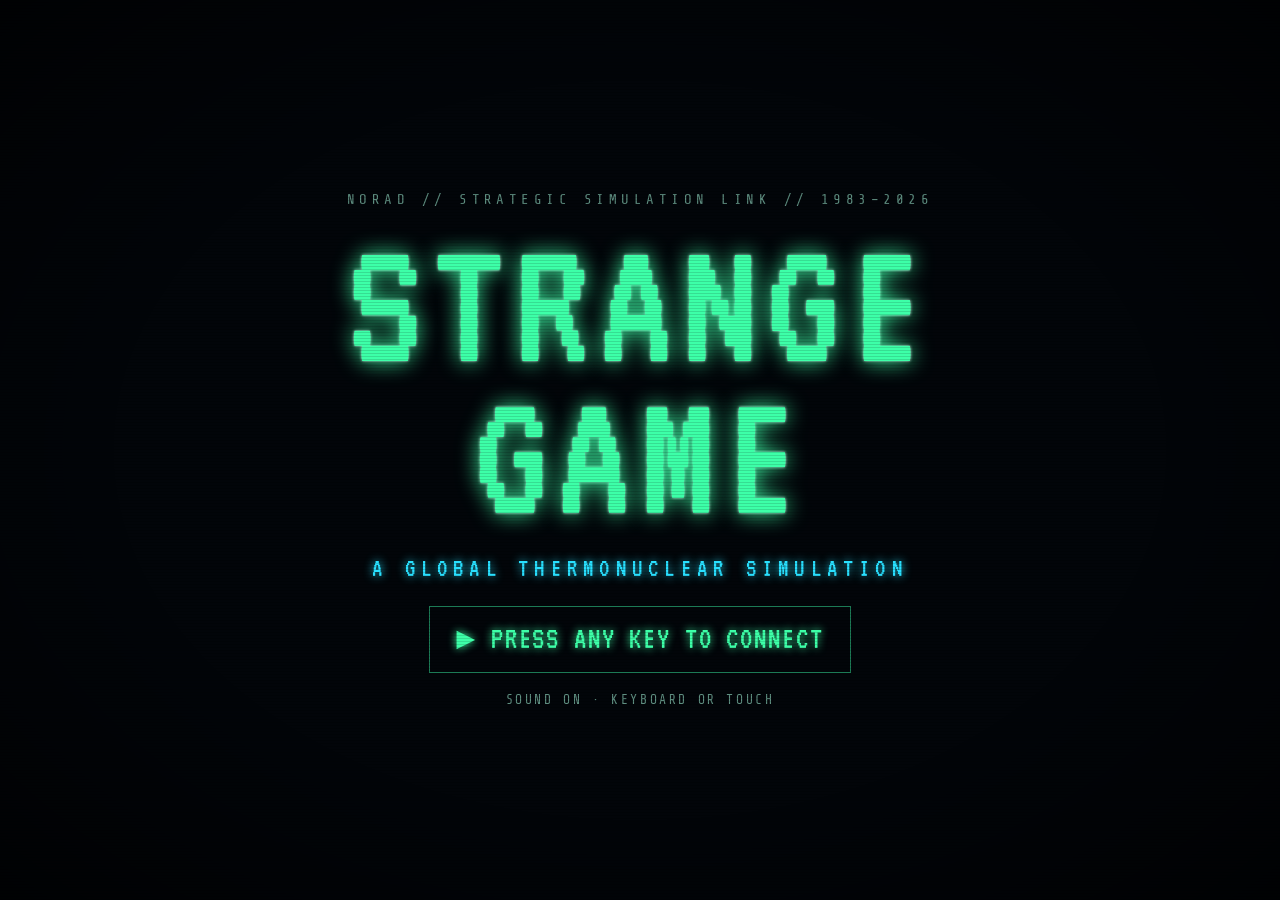
<file: index.html>
<!doctype html>
<html lang="en">
<head>
<meta charset="utf-8">
<meta name="viewport" content="width=device-width, initial-scale=1, viewport-fit=cover">
<title>Strange Game</title>
<link rel="preconnect" href="https://fonts.googleapis.com">
<link rel="preconnect" href="https://fonts.gstatic.com" crossorigin>
<link href="https://fonts.googleapis.com/css2?family=Share+Tech+Mono&family=VT323&display=swap" rel="stylesheet">
<style>
/* Layout: one CRT "big board" — HUD strip on top, NORAD map + nation dossiers, terminal log, command bar.
   Single deliberate dark look (phosphor CRT); skins swap the phosphor tokens. */
:root{
  color-scheme:dark;
  --bg:#020509; --panel:#040c14; --line:#0d2b36; --line-hi:#17505f;
  --phos:#3dffa8; --phos-dim:#1c7a55; --text:#c4f7e0; --muted:#5f8f81;
  --cyan:#29e0ff; --mag:#ff2bd6; --amber:#ffb627; --red:#ff3355; --white:#f4fbff;
  --land:#1fb7d0;
  --f-disp:'VT323','Courier New',monospace;
  --f-body:'Share Tech Mono',ui-monospace,'Cascadia Mono','Courier New',monospace;
}
body[data-skin=amber]{--phos:#ffb000;--phos-dim:#8a5d00;--text:#ffe2a6;--muted:#9a8358;--land:#d08a1f}
body[data-skin=cyan]{--phos:#29e0ff;--phos-dim:#13708a;--text:#c9f6ff;--muted:#5c8794;--land:#2a7cff}
body[data-skin=synth]{--phos:#ff4fd8;--phos-dim:#85246f;--text:#ffd6f6;--muted:#9a6d90;--land:#7a5cff}
body[data-skin=white]{--phos:#e8f4ff;--phos-dim:#6d7d8c;--text:#f2f7fb;--muted:#8796a3;--land:#8fa6bf}
body[data-skin=red]{--phos:#ff4d4d;--phos-dim:#8a2020;--text:#ffd2d2;--muted:#a06868;--land:#c0392b}

*{box-sizing:border-box}
html,body{height:100%}
body{margin:0;background:var(--bg);color:var(--text);font-family:var(--f-body);font-size:16px;line-height:1.45;overflow:hidden;-webkit-font-smoothing:antialiased}
body::before{content:'';position:fixed;inset:0;pointer-events:none;z-index:70;background:repeating-linear-gradient(to bottom,transparent 0,transparent 2px,rgba(0,0,0,.26) 3px)}
body::after{content:'';position:fixed;inset:0;pointer-events:none;z-index:71;background:radial-gradient(ellipse at center,transparent 58%,rgba(0,0,0,.6) 100%)}
#crt{height:100%;position:relative;animation:flicker 7s infinite}
@keyframes flicker{0%,96%,100%{opacity:1}97%{opacity:.93}98%{opacity:1}99%{opacity:.96}}
.screen{height:100%}
[hidden]{display:none!important}
button{font:inherit;color:inherit}
kbd{font-family:var(--f-disp)}
:focus-visible{outline:1px dashed var(--phos);outline-offset:2px}
.btn{font-family:var(--f-disp);font-size:25px;letter-spacing:.06em;color:var(--phos);background:transparent;border:1px solid var(--phos-dim);padding:6px 16px;cursor:pointer;text-shadow:0 0 8px var(--phos);transition:background .15s,box-shadow .15s}
.btn:hover,.btn:focus-visible{background:color-mix(in srgb,var(--phos) 14%,transparent);box-shadow:0 0 16px color-mix(in srgb,var(--phos) 40%,transparent);outline:none}
.btn.big{font-size:31px;padding:10px 26px}
.btn.ghost{border-color:transparent;color:var(--muted);text-shadow:none}
.btn.sm{font-size:21px;padding:3px 10px}

/* ---------- CONNECT ---------- */
#s-connect{display:grid;place-items:center;padding:24px 16px;cursor:pointer}
.connect{text-align:center;display:grid;gap:18px;justify-items:center}
.c-kicker{color:var(--muted);letter-spacing:.32em;font-size:14px}
.c-title{font-family:var(--f-disp);font-weight:400;font-size:clamp(76px,17vw,190px);line-height:.8;margin:0;color:var(--phos);text-shadow:0 0 22px var(--phos),0 0 3px var(--white);letter-spacing:.04em}
.c-sub{font-family:var(--f-disp);font-size:clamp(18px,3vw,26px);color:var(--cyan);letter-spacing:.24em;margin:0;text-shadow:0 0 10px var(--cyan)}
.c-foot{color:var(--muted);font-size:13px;letter-spacing:.2em;margin:0}
.pulse{animation:pulse 1.6s ease-in-out infinite}
@keyframes pulse{50%{box-shadow:0 0 26px color-mix(in srgb,var(--phos) 60%,transparent)}}

/* ---------- TERMINAL ---------- */
#s-term{position:relative;padding:28px 16px 70px}
.term{max-width:920px;margin:0 auto;height:100%;overflow-y:auto;font-family:var(--f-disp);font-size:clamp(20px,2.6vw,28px);line-height:1.15;color:var(--phos);text-shadow:0 0 8px var(--phos);scrollbar-width:none}
.tline{white-space:pre-wrap;min-height:1.15em}
.tline.dim{color:var(--phos-dim);text-shadow:none}
.tline.mag{color:var(--mag);text-shadow:0 0 8px var(--mag)}
.tline.cyan{color:var(--cyan);text-shadow:0 0 8px var(--cyan)}
.inrow{display:flex;gap:0;align-items:baseline}
.tinput{flex:1;min-width:0;background:transparent;border:0;outline:0;color:inherit;font:inherit;text-shadow:inherit;caret-color:var(--phos);text-transform:uppercase;padding:0}
.tchoices{display:grid;gap:2px;margin:4px 0 12px;justify-items:start}
.tchoice{background:none;border:0;text-align:left;font:inherit;color:var(--phos);cursor:pointer;padding:0 1ch;text-shadow:inherit}
.tchoice:hover:not(:disabled),.tchoice:focus-visible{background:var(--phos);color:var(--bg);text-shadow:none;outline:none}
.tchoice.locked{color:var(--phos-dim);text-shadow:none}
.tchoice.picked{background:var(--phos);color:var(--bg);text-shadow:none}
.tchoice:disabled{cursor:default}
.skip{position:fixed;right:16px;bottom:16px;z-index:5}

/* ---------- SELECT ---------- */
#s-select{overflow-y:auto;padding:20px 16px 48px}
.sel-wrap{max-width:1180px;margin:0 auto;display:grid;gap:20px}
.pstrip{display:flex;flex-wrap:wrap;gap:14px 30px;align-items:flex-end;border:1px solid var(--line);background:var(--panel);padding:12px 16px}
.pstrip label{display:block;font-size:12px;letter-spacing:.22em;color:var(--muted)}
.pstrip b{font-family:var(--f-disp);font-size:32px;font-weight:400;color:var(--phos);text-shadow:0 0 8px var(--phos);line-height:1}
.pstrip small{font-size:13px;color:var(--muted)}
.xpbar{width:230px;max-width:100%;height:8px;border:1px solid var(--phos-dim);margin:5px 0 3px;background:rgba(255,255,255,.03)}
.xpbar i{display:block;height:100%;width:0;background:var(--phos);box-shadow:0 0 10px var(--phos);transition:width 1.1s cubic-bezier(.2,.8,.2,1)}
.ptools{display:flex;flex-wrap:wrap;gap:8px;margin-left:auto}
.sel-h{font-family:var(--f-disp);font-weight:400;font-size:clamp(38px,6vw,66px);margin:0;line-height:.95;color:var(--phos);text-shadow:0 0 16px var(--phos);text-wrap:balance}
.sel-sub{margin:-8px 0 0;color:var(--muted);max-width:70ch}
.modes{display:grid;grid-template-columns:repeat(auto-fit,minmax(260px,1fr));gap:12px}
.mode{display:grid;gap:4px;text-align:left;border:1px solid var(--line);background:var(--panel);padding:12px 14px;cursor:pointer;color:var(--text)}
.mode b{font-family:var(--f-disp);font-weight:400;font-size:29px;line-height:1;color:var(--phos)}
.mode small{color:var(--muted);font-size:14px}
.mode.on{border-color:var(--phos);box-shadow:inset 0 0 0 1px var(--phos),0 0 18px -6px var(--phos)}
.mode .done{color:var(--cyan);font-size:13px;letter-spacing:.15em}
.leaders{display:grid;grid-template-columns:repeat(auto-fill,minmax(250px,1fr));gap:12px}
.lcard{position:relative;text-align:left;background:var(--panel);border:1px solid var(--line);border-top:3px solid var(--lc);padding:14px;cursor:pointer;display:grid;gap:7px;align-content:start;color:var(--text)}
.lcard:hover:not(.locked),.lcard:focus-visible{border-color:var(--lc);box-shadow:0 0 22px -6px var(--lc);outline:none}
.lcard .ln{font-family:var(--f-disp);font-size:32px;color:var(--lc);text-shadow:0 0 10px var(--lc);line-height:.95}
.lcard .lnat{font-size:12px;letter-spacing:.16em;color:var(--muted)}
.lcard .lperk{font-size:14px}
.lcard .lperk b{display:block;color:var(--phos);font-weight:400;letter-spacing:.08em}
.lcard .lstats{display:flex;flex-wrap:wrap;gap:4px 12px;font-size:13px;color:var(--muted)}
.lcard .lstats span b{color:var(--text);font-weight:400}
.lcard.locked{cursor:not-allowed}
.lcard.locked>*:not(.lock){filter:grayscale(1);opacity:.14}
.lcard .lock{position:absolute;inset:0;display:grid;place-content:center;text-align:center;gap:4px;padding:16px;background:linear-gradient(rgba(4,12,20,.55),rgba(4,12,20,.85))}
.lcard .lock b{font-family:var(--f-disp);font-weight:400;font-size:27px;color:var(--amber);letter-spacing:.08em}
.lcard .lock small{color:var(--muted);font-size:13px;letter-spacing:.1em}
.ghost-tag{position:absolute;top:8px;right:10px;font-size:12px;letter-spacing:.18em;color:var(--mag)}

/* ---------- GAME ---------- */
#s-game{display:grid;grid-template-rows:auto minmax(0,1fr) auto;height:100%}
.hud{display:flex;flex-wrap:wrap;align-items:center;gap:8px 24px;padding:8px 16px;border-bottom:1px solid var(--line);background:var(--panel)}
.hud-brand{font-family:var(--f-disp);font-size:29px;color:var(--phos);text-shadow:0 0 10px var(--phos);margin-right:auto;line-height:1}
.hud-brand small{font-size:17px;color:var(--muted);text-shadow:none;margin-left:6px;letter-spacing:.1em}
.hi label{display:block;font-size:12px;letter-spacing:.2em;color:var(--muted)}
.hi b{font-family:var(--f-disp);font-weight:400;font-size:31px;line-height:1;color:var(--phos);text-shadow:0 0 8px currentColor;font-variant-numeric:tabular-nums}
.hi b small{font-size:18px;color:var(--muted);text-shadow:none}
.defcon{display:flex;gap:3px;margin-top:2px}
.defcon span{width:24px;height:22px;display:grid;place-items:center;font-family:var(--f-disp);font-size:21px;border:1px solid var(--line-hi);color:var(--muted)}
.defcon span.on{color:var(--bg);text-shadow:none}
.defcon span.on[data-l="5"]{background:var(--cyan);border-color:var(--cyan);box-shadow:0 0 10px var(--cyan)}
.defcon span.on[data-l="4"]{background:var(--phos);border-color:var(--phos);box-shadow:0 0 10px var(--phos)}
.defcon span.on[data-l="3"]{background:var(--amber);border-color:var(--amber);box-shadow:0 0 10px var(--amber)}
.defcon span.on[data-l="2"]{background:var(--red);border-color:var(--red);box-shadow:0 0 12px var(--red)}
.defcon span.on[data-l="1"]{background:var(--white);border-color:var(--white);box-shadow:0 0 16px var(--white);animation:blink 1s steps(1) infinite}
.clock[data-state=warn] b{color:var(--amber)}
.clock[data-state=crit] b{color:var(--red);animation:blink 1s steps(1) infinite}
@keyframes blink{50%{opacity:.35}}
.hud-tools{display:flex;gap:6px}
.phases{display:flex;gap:3px;margin-top:3px}
.phases span{font-size:12px;letter-spacing:.12em;padding:3px 6px;border:1px solid var(--line-hi);color:var(--muted);white-space:nowrap}
.phases span.done{color:var(--phos-dim);border-color:var(--phos-dim)}
.phases span.on{background:var(--phos);color:var(--bg);border-color:var(--phos);box-shadow:0 0 10px var(--phos)}
.act.exec{border-color:var(--phos);background:color-mix(in srgb,var(--phos) 18%,transparent);box-shadow:0 0 18px -4px var(--phos);animation:pulse 1.6s ease-in-out infinite}
.act.exec span{font-size:28px}
.act.locked{border-style:dashed;opacity:.45}
.act-prompt .hint{color:var(--muted);font-size:18px;text-shadow:none}
.simstrip{display:flex;flex-wrap:wrap;gap:8px;align-items:center;min-height:50px}
.simstrip .arrow{color:var(--muted);font-style:normal}
.chip{border:1px solid var(--line-hi);padding:5px 12px;font-family:var(--f-disp);font-size:23px;color:var(--muted);transition:all .2s}
.chip.active{border-color:var(--nc);color:var(--nc);box-shadow:0 0 14px -2px var(--nc);text-shadow:0 0 8px var(--nc)}
.chip.done{color:var(--text);border-color:var(--phos-dim)}
.chip.done::before{content:'✓ ';color:var(--phos)}
.chip.skip{opacity:.35;text-decoration:line-through}
.ff{margin-left:auto}
.ff.on{background:color-mix(in srgb,var(--phos) 20%,transparent)}
.log .step{color:var(--text);font-family:var(--f-disp);font-size:22px;margin-top:6px;border-left:2px solid var(--phos-dim);padding-left:8px}
.nation.tgt{border-color:var(--red);box-shadow:0 0 16px -4px var(--red)}
.n-key.tgtk{background:var(--red);font-size:16px;letter-spacing:.1em}
.n-ars{font-size:12px;color:var(--muted);letter-spacing:.04em}
.mode.locked{opacity:.45;cursor:default}
.rd-grid{display:flex;flex-wrap:wrap;gap:8px}
.rd{min-width:92px;border:1px solid var(--line-hi);padding:8px 10px;text-align:center}
.rd span{display:block;font-family:var(--f-disp);font-size:32px;line-height:1;color:var(--phos)}
.rd small{display:block;font-size:11px;letter-spacing:.14em;color:var(--muted);margin-top:3px}
.rd.big{border-color:var(--amber);box-shadow:0 0 16px -4px var(--amber)} .rd.big span{color:var(--amber)}
.rd.brk{border-color:var(--mag);box-shadow:0 0 18px -4px var(--mag)} .rd.brk span{color:var(--mag)}
.rd.dud span{color:var(--muted);text-decoration:line-through}
.rd-note{color:var(--muted);font-size:14px;margin:10px 0 0}
.rep{display:grid;gap:2px}
.rep-row{display:grid;grid-template-columns:minmax(0,1.4fr) 80px 70px minmax(0,1fr);gap:8px;align-items:center;font-size:15px;padding:4px 0;border-bottom:1px dotted var(--line);font-variant-numeric:tabular-nums}
.rep-row b{font-family:var(--f-disp);font-weight:400;font-size:23px;line-height:1}
.rep-row em{font-style:normal;font-size:13px;letter-spacing:.1em}
.rep-h{font-size:12px;letter-spacing:.18em;color:var(--muted)}
.pos{color:var(--phos)} .neg{color:var(--red)}
.rep-sys{display:flex;flex-wrap:wrap;gap:6px 16px;font-size:14px;color:var(--cyan);margin:12px 0 4px}
.rep-ev{margin:6px 0 0;padding-left:18px;font-size:14px;line-height:1.5}
.g-main{display:grid;grid-template-columns:minmax(0,1fr) 340px;gap:12px;padding:12px 16px;min-height:0}
.g-left{display:grid;grid-template-rows:minmax(0,1fr) 200px;gap:12px;min-height:0;min-width:0}
.mapwrap{position:relative;border:1px solid var(--line);background:radial-gradient(ellipse at 50% 45%,#04131d 0%,var(--bg) 78%);min-height:0;overflow:hidden}
#map{position:absolute;inset:0;width:100%;height:100%;display:block}
.map-tag{position:absolute;left:10px;top:7px;font-size:12px;letter-spacing:.22em;color:var(--muted);pointer-events:none}
.map-tag.r{left:auto;right:10px}
.g-left.simming{grid-template-rows:minmax(0,1fr) auto}
.g-left.simming .log{display:none}
.feed{border:1px solid var(--phos-dim);background:var(--panel);padding:12px 16px;display:grid;gap:8px;box-shadow:0 0 30px -12px var(--phos);min-width:0}
.feed-top{display:flex;justify-content:space-between;gap:12px;font-size:13px;letter-spacing:.2em;color:var(--muted)}
.feed-who{font-family:var(--f-disp);font-size:34px;line-height:1;color:var(--nc,var(--phos));text-shadow:0 0 12px var(--nc,var(--phos))}
.feed-who small{font-size:22px;color:var(--muted);text-shadow:none;margin-left:10px}
.feed-lines{min-height:120px;max-height:30vh;overflow-y:auto;display:grid;gap:6px;align-content:start}
.feed-lines p{margin:0;font-size:18px;line-height:1.4;overflow-wrap:anywhere}
.feed-lines p.head{font-family:var(--f-disp);font-size:30px;line-height:1.1;color:var(--text)}
.feed-lines .alert{color:var(--red)} .feed-lines .warn{color:var(--amber)} .feed-lines .good{color:var(--phos)} .feed-lines .cass{color:var(--cyan)} .feed-lines .quote{color:var(--mag);font-family:var(--f-disp);font-size:24px} .feed-lines .dim{color:var(--muted)}
.feed-ctl{display:flex;flex-wrap:wrap;gap:8px;align-items:center}
.feed-bar{flex:1 1 120px;height:6px;border:1px solid var(--phos-dim)}
.feed-bar i{display:block;height:100%;width:0;background:var(--phos);box-shadow:0 0 8px var(--phos)}
#feed-next small{font-size:13px;color:var(--muted);text-shadow:none;margin-left:4px}
#feed-next:disabled{opacity:.35;cursor:default}
#feed-ff.on{background:color-mix(in srgb,var(--phos) 20%,transparent)}
.log{border:1px solid var(--line);background:var(--panel);overflow-y:auto;padding:8px 12px;font-size:15px;min-width:0}
.log p{margin:0 0 3px;animation:typein .45s steps(30,end);overflow-wrap:anywhere}
@keyframes typein{from{clip-path:inset(0 100% 0 0)}to{clip-path:inset(0 0 0 0)}}
.log .turn{color:var(--phos);font-family:var(--f-disp);font-size:23px;margin-top:8px;text-shadow:0 0 8px var(--phos)}
.log .alert{color:var(--red)} .log .warn{color:var(--amber)} .log .good{color:var(--phos)}
.log .cass{color:var(--cyan)} .log .quote{color:var(--mag)} .log .dim{color:var(--muted)} .log .me{color:var(--text)}
.nations{display:flex;flex-direction:column;gap:8px;overflow-y:auto;min-height:0}
.nation{border:1px solid var(--line);border-left:3px solid var(--nc);background:var(--panel);padding:8px 10px;display:grid;gap:4px}
.nation.me{border-color:var(--phos-dim);border-left-color:var(--nc)}
.nation.sel{cursor:pointer;border-color:var(--phos);border-left-color:var(--nc);animation:selp 1.1s ease-in-out infinite}
@keyframes selp{50%{box-shadow:0 0 18px -2px var(--phos)}}
.nation.dead{opacity:.38}
.n-head{display:flex;align-items:center;gap:6px;flex-wrap:wrap}
.n-head b{font-family:var(--f-disp);font-weight:400;font-size:25px;color:var(--nc);text-shadow:0 0 8px var(--nc);line-height:1;margin-right:auto}
.n-key{font-family:var(--f-disp);font-size:21px;color:var(--bg);background:var(--phos);padding:0 5px}
.dirs{border:1px solid var(--phos-dim);background:var(--panel);padding:8px 10px;display:grid;gap:6px}
.dirs-h{font-size:12px;letter-spacing:.2em;color:var(--muted);display:flex;justify-content:space-between}
.dirs-h span{color:var(--phos)}
.dir{display:grid;grid-template-columns:1fr auto;column-gap:8px;font-size:13px}
.dir b{font-family:var(--f-disp);font-weight:400;font-size:20px;line-height:1;color:var(--text)}
.dir span{font-variant-numeric:tabular-nums;color:var(--amber)}
.dir small{grid-column:1/-1;color:var(--muted);font-size:12px}
.dir.done b,.dir.done span{color:var(--phos)}
.dir.failed{opacity:.45}
.hrank{width:110px;height:4px;border:1px solid var(--phos-dim);margin-top:3px}
.hrank i{display:block;height:100%;width:0;background:var(--cyan);box-shadow:0 0 6px var(--cyan);transition:width .6s}
.hrank-t{display:block;font-size:11px;color:var(--muted);letter-spacing:.05em}
.tag{font-size:12px;letter-spacing:.12em;padding:0 5px;border:1px solid currentColor;color:var(--muted);white-space:nowrap}
.tag.good{color:var(--phos)} .tag.warn{color:var(--amber)} .tag.bad{color:var(--red)} .tag.pact{color:var(--cyan)} .tag.fear{color:var(--mag)} .tag.me{color:var(--phos)}
.n-leader{font-size:13px;color:var(--muted);letter-spacing:.06em}
.n-row{display:grid;grid-template-columns:44px 1fr 66px;align-items:center;gap:6px;font-size:13px}
.n-row label{color:var(--muted)}
.n-row span{text-align:right;font-variant-numeric:tabular-nums}
.bar{height:6px;background:rgba(255,255,255,.04);border:1px solid var(--line)}
.bar i{display:block;height:100%;background:var(--nc);transition:width .5s}
.bar.stab i{background:var(--phos)} .bar.stab.low i{background:var(--red)}
.n-stats{display:flex;gap:4px 10px;flex-wrap:wrap;font-size:13px;color:var(--muted)}
.n-stats b{color:var(--text);font-weight:400;font-variant-numeric:tabular-nums}
.n-stats em{font-style:normal;color:var(--red);margin-left:4px}
.actions{border-top:1px solid var(--line);background:var(--panel);padding:10px 16px calc(10px + env(safe-area-inset-bottom,0px));display:grid;gap:8px}
.act-prompt{font-family:var(--f-disp);font-size:24px;color:var(--phos);line-height:1.1;text-shadow:0 0 6px var(--phos)}
.act-prompt .warnx{color:var(--red);text-shadow:0 0 6px var(--red)}
.act-buttons{display:grid;grid-template-columns:repeat(auto-fit,minmax(138px,1fr));gap:8px;min-height:50px}
.act{display:grid;grid-template-columns:auto 1fr;column-gap:8px;align-items:center;text-align:left;background:transparent;border:1px solid var(--phos-dim);color:var(--phos);padding:6px 10px;cursor:pointer;transition:background .12s,box-shadow .12s}
.act kbd{grid-row:span 2;font-size:20px;border:1px solid var(--phos-dim);padding:0 6px;color:var(--muted)}
.act span{font-family:var(--f-disp);font-size:24px;line-height:1}
.act small{font-size:12px;color:var(--muted);letter-spacing:.06em;line-height:1.2}
.act:hover:not(:disabled),.act:focus-visible{background:color-mix(in srgb,var(--phos) 13%,transparent);box-shadow:0 0 14px -2px var(--phos);outline:none}
.act:disabled{opacity:.3;cursor:not-allowed}
.act.danger{border-color:var(--red);color:var(--red)}
.act.danger:hover:not(:disabled){background:color-mix(in srgb,var(--red) 16%,transparent);box-shadow:0 0 14px -2px var(--red)}
.act.ghost{border-style:dashed;color:var(--muted)}
.shake{animation:shake .45s}
@keyframes shake{20%{transform:translate(-6px,3px)}40%{transform:translate(5px,-4px)}60%{transform:translate(-4px,2px)}80%{transform:translate(3px,-1px)}}

/* ---------- MODAL ---------- */
.modal{position:fixed;inset:0;z-index:40;display:grid;place-items:center;padding:16px;background:rgba(1,4,8,.8)}
.m-box{width:min(660px,100%);max-height:calc(100% - 8px);overflow-y:auto;background:var(--panel);border:1px solid var(--phos-dim);box-shadow:0 0 50px -10px var(--phos);padding:20px 22px;display:grid;gap:12px;animation:boxin .25s ease-out}
@keyframes boxin{from{transform:scaleY(.02);opacity:.4}to{transform:none;opacity:1}}
.m-kicker{font-size:13px;letter-spacing:.24em;color:var(--amber)}
.m-title{font-family:var(--f-disp);font-weight:400;font-size:clamp(28px,5vw,38px);line-height:1;margin:0;color:var(--phos);text-shadow:0 0 10px var(--phos);text-wrap:balance}
.m-quote{border-left:2px solid var(--mag);padding-left:10px;color:var(--mag);font-family:var(--f-disp);font-size:24px;line-height:1.15}
.m-quote b{display:block;font-family:var(--f-body);font-weight:400;font-size:12px;letter-spacing:.18em;color:var(--muted)}
.m-text{font-size:17px;line-height:1.55;min-height:3em;cursor:pointer;white-space:pre-line}
.m-timer{height:6px;border:1px solid var(--red);position:relative;margin-top:16px}
.m-timer i{display:block;height:100%;width:100%;background:var(--red);box-shadow:0 0 10px var(--red)}
.m-timer::after{content:attr(data-s) ' SEC';position:absolute;right:0;top:-20px;font-family:var(--f-disp);color:var(--red);font-size:22px}
.m-choices{display:grid;gap:8px}
.choice{display:grid;grid-template-columns:auto 1fr auto;gap:10px;align-items:center;text-align:left;background:transparent;border:1px solid var(--phos-dim);color:var(--text);padding:10px 12px;cursor:pointer;font-family:var(--f-body);font-size:16px;transition:background .12s}
.choice kbd{font-size:22px;color:var(--phos)}
.choice em{font-style:normal;font-family:var(--f-disp);font-size:23px;color:var(--amber)}
.choice:hover:not(:disabled),.choice:focus-visible{border-color:var(--phos);background:color-mix(in srgb,var(--phos) 10%,transparent);outline:none}
.choice.picked{background:var(--phos);color:var(--bg);border-color:var(--phos)}
.choice.picked kbd,.choice.picked em{color:var(--bg)}
.choice:disabled:not(.picked){opacity:.3}
.m-result{border-top:1px dashed var(--line-hi);padding-top:12px;display:grid;gap:10px}
.m-result p{margin:0;font-size:17px;line-height:1.5}
.choice em.pubtag{font-family:var(--f-body);font-size:12px;letter-spacing:.08em;white-space:nowrap}
.choice em.pubtag.pos{color:var(--phos)} .choice em.pubtag.neg{color:var(--red)}
.choice.picked em.pubtag{color:var(--bg)}
.psy-ping{font-size:13px;letter-spacing:.16em;color:var(--cyan)}
.roll{font-family:var(--f-disp);font-size:25px;color:var(--amber)}
.cont{justify-self:start}
.panel-box{width:min(860px,100%);max-height:calc(100% - 8px);overflow-y:auto;background:var(--panel);border:1px solid var(--phos-dim);padding:18px 20px;display:grid;gap:14px}
.panel-head{display:flex;justify-content:space-between;align-items:center;gap:12px}
.panel-head h2{margin:0;font-family:var(--f-disp);font-weight:400;font-size:34px;color:var(--phos);text-shadow:0 0 10px var(--phos)}
.grid2{display:grid;grid-template-columns:repeat(auto-fill,minmax(240px,1fr));gap:10px}
.achv{border:1px solid var(--line);padding:10px 12px;display:grid;gap:3px}
.achv b{font-family:var(--f-disp);font-weight:400;font-size:25px;color:var(--muted);line-height:1}
.achv small{color:var(--muted);font-size:14px}
.achv.got{border-color:var(--amber)}
.achv.got b{color:var(--amber);text-shadow:0 0 8px var(--amber)}
.achv.got small{color:var(--text)}
.achv .xp{font-size:12px;letter-spacing:.15em;color:var(--cyan)}
.doss{border-left:2px solid var(--line-hi);padding:4px 0 4px 12px;font-size:15px}
.doss.got{border-color:var(--cyan)}
.doss.locked{color:var(--muted);letter-spacing:.05em}
.skins{display:flex;flex-wrap:wrap;gap:8px}
.skin{border:1px solid var(--line-hi);background:none;padding:6px 10px;cursor:pointer;font-size:14px;color:var(--text);display:flex;align-items:center;gap:8px}
.skin i{width:12px;height:12px;display:inline-block;box-shadow:0 0 8px currentColor}
.skin.on{border-color:var(--phos)}
.skin:disabled{opacity:.3;cursor:not-allowed}
.psybar{display:grid;grid-template-columns:110px 1fr 40px;gap:8px;align-items:center;font-size:14px}
.psybar .trk{height:8px;border:1px solid var(--line-hi);position:relative}
.psybar .trk::before{content:'';position:absolute;left:50%;top:-3px;bottom:-3px;width:1px;background:var(--line-hi)}
.psybar .trk i{position:absolute;top:0;bottom:0;background:var(--mag);box-shadow:0 0 8px var(--mag)}
.archs{display:grid;grid-template-columns:repeat(auto-fill,minmax(190px,1fr));gap:8px}
.archs div{border:1px solid var(--line);padding:8px 10px}
.archs div b{display:block;font-family:var(--f-disp);font-weight:400;font-size:24px;color:var(--mag);line-height:1}
.archs div.no b{color:var(--muted)}
.archs small{color:var(--muted);font-size:13px}
.help{display:grid;gap:0}
.help-row{display:grid;grid-template-columns:170px minmax(0,1fr);gap:12px;padding:7px 0;border-bottom:1px dotted var(--line);font-size:16px;line-height:1.45}
.help-row b{font-family:var(--f-disp);font-weight:400;font-size:23px;line-height:1;color:var(--phos)}
@media (max-width:600px){.help-row{grid-template-columns:1fr;gap:2px}}
h3.sect{margin:4px 0 0;font-size:13px;letter-spacing:.25em;color:var(--muted);font-weight:400}

/* ---------- OVERLAYS ---------- */
#toasts{position:fixed;top:calc(68px + env(safe-area-inset-top,0px));right:16px;z-index:60;display:grid;gap:8px;width:min(310px,calc(100% - 32px));pointer-events:none}
.toast{background:var(--panel);border:1px solid var(--phos-dim);padding:8px 12px;display:grid;animation:toastin .3s ease-out;box-shadow:0 0 20px -6px var(--phos)}
.toast b{font-family:var(--f-disp);font-weight:400;font-size:24px;color:var(--phos);line-height:1.05}
.toast span{font-size:13px;color:var(--muted)}
.toast.ach{border-color:var(--amber);box-shadow:0 0 22px -4px var(--amber)} .toast.ach b{color:var(--amber)}
.toast.xp b{color:var(--cyan)}
.toast.out{opacity:0;transform:translateX(24px);transition:.4s}
@keyframes toastin{from{opacity:0;transform:translateX(30px)}}
#banner{position:fixed;left:0;right:0;top:36%;z-index:45;text-align:center;font-family:var(--f-disp);font-size:clamp(46px,10vw,124px);line-height:1;color:var(--phos);text-shadow:0 0 26px currentColor;pointer-events:none;opacity:0;padding:0 16px}
#banner.show{animation:bannerA 1.9s ease-out forwards}
#banner.long{font-size:clamp(36px,7vw,92px)}
#banner.red{color:var(--red)} #banner.cyan{color:var(--cyan)} #banner.amber{color:var(--amber)}
@keyframes bannerA{0%{opacity:0;transform:scale(1.5);letter-spacing:.35em}12%{opacity:1;transform:scale(1);letter-spacing:.06em}72%{opacity:1}100%{opacity:0}}
#flash{position:fixed;inset:0;z-index:44;pointer-events:none;opacity:0;background:var(--red)}
#flash.go{animation:flashA .7s ease-out}
#flash.white{background:var(--white)}
@keyframes flashA{0%{opacity:.5}100%{opacity:0}}
#cine{position:fixed;inset:0;z-index:42;display:grid;place-items:center;background:linear-gradient(to bottom,rgba(2,5,9,.3),rgba(2,5,9,.9) 60%)}
#cine pre{font-family:var(--f-disp);font-size:clamp(20px,3.2vw,34px);line-height:1.15;color:var(--phos);text-shadow:0 0 10px var(--phos);white-space:pre-wrap;width:min(900px,100%);padding:0 16px;margin:0;max-height:80vh;overflow:hidden}

/* ---------- END ---------- */
#s-end{overflow-y:auto;padding:28px 16px 48px}
.end-wrap{max-width:920px;margin:0 auto;display:grid;gap:16px}
.end-kicker{letter-spacing:.3em;font-size:14px;color:var(--muted)}
#e-title{font-family:var(--f-disp);font-weight:400;font-size:clamp(54px,11vw,118px);line-height:.88;margin:0;color:var(--phos);text-shadow:0 0 22px var(--phos);text-wrap:balance}
#e-title.bad{color:var(--red);text-shadow:0 0 22px var(--red)}
#e-title.gold{color:var(--amber);text-shadow:0 0 22px var(--amber)}
.end-cass{font-family:var(--f-disp);font-size:clamp(20px,2.6vw,26px);color:var(--cyan);min-height:2.3em;text-shadow:0 0 8px var(--cyan);line-height:1.15}
.end-grid{display:grid;grid-template-columns:repeat(auto-fit,minmax(270px,1fr));gap:16px}
.ecard{border:1px solid var(--line);background:var(--panel);padding:14px 16px;display:grid;gap:8px;align-content:start;min-width:0}
.ecard h3{margin:0;font-size:13px;letter-spacing:.25em;color:var(--muted);font-weight:400}
.kv{display:flex;justify-content:space-between;gap:12px;border-bottom:1px dotted var(--line);padding:2px 0;font-variant-numeric:tabular-nums}
.kv b{font-weight:400;color:var(--phos)}
.kv.plus b{color:var(--cyan)}
.arch{font-family:var(--f-disp);font-size:38px;color:var(--mag);text-shadow:0 0 12px var(--mag);line-height:1}
.newtag{display:inline-block;font-size:12px;letter-spacing:.2em;color:var(--bg);background:var(--amber);padding:1px 6px;margin-left:6px;vertical-align:middle}
.xp-total{font-family:var(--f-disp);font-size:54px;line-height:1;color:var(--cyan);text-shadow:0 0 14px var(--cyan)}
.rankline{display:flex;justify-content:space-between;font-size:14px;color:var(--muted)}
.end-xpbar{height:10px;border:1px solid var(--phos-dim)}
.end-xpbar i{display:block;height:100%;width:0;background:var(--phos);box-shadow:0 0 10px var(--phos);transition:width 1.2s cubic-bezier(.2,.8,.2,1)}
.near{font-size:15px}
.near b{color:var(--amber);font-weight:400}
.dossier-out{font-size:16px;line-height:1.5;min-height:1em}
.rar{font-family:var(--f-disp);font-size:32px;line-height:1}
.rar.common{color:var(--text)} .rar.rare{color:var(--cyan);text-shadow:0 0 10px var(--cyan)} .rar.secret{color:var(--amber);text-shadow:0 0 12px var(--amber)} .rar.cosmic{color:var(--mag);text-shadow:0 0 16px var(--mag)}
.end-actions{display:flex;flex-wrap:wrap;gap:12px}

@media (max-width:900px){
  body{overflow-y:auto}
  #crt{height:auto;min-height:100%}
  #s-game{height:auto;display:block}
  .g-main{grid-template-columns:minmax(0,1fr)}
  .g-left{grid-template-rows:auto 150px}
  .mapwrap{aspect-ratio:2/1;max-width:100%}
  .nations{display:grid;grid-template-columns:repeat(auto-fill,minmax(210px,1fr))}
  .actions{position:sticky;bottom:0;z-index:5}
  .hud{gap:6px 16px}
  .hud-brand{width:100%}
  #s-term,#s-select,#s-end{height:auto;min-height:100vh}
}
@media (max-width:480px){
  .map-tag.r{top:auto;bottom:6px}
  .actions.simming .act-prompt{display:none}
  .actions.simming .chip{font-size:15px;padding:2px 7px}
  .actions.simming .arrow{display:none}
  .feed-who{font-size:28px}
  .feed-who small{display:block;margin:4px 0 0;font-size:18px}
  .act-buttons{grid-template-columns:repeat(2,minmax(0,1fr))}
  .act-prompt{font-size:21px}
  .act{padding:4px 8px}
  .act small{font-size:11px}
  .hud-tools .btn{font-size:18px;padding:2px 8px}
  .hud .hi b{font-size:26px}
  .phases span{padding:2px 4px;font-size:11px}
  .rep-row{grid-template-columns:minmax(0,1fr) 64px 60px;}
  .rep-row em{grid-column:1/-1}
  .chip{font-size:18px;padding:3px 8px}
}
@media (prefers-reduced-motion:reduce){
  #crt{animation:none}
  .shake{animation:none}
  .log p{animation:none}
}
</style>
</head>
<body data-skin="green">
<div id="crt">

<section id="s-connect" class="screen">
  <div class="connect">
    <div class="c-kicker">NORAD // STRATEGIC SIMULATION LINK // 1983–2026</div>
    <h1 class="c-title">STRANGE<br>GAME</h1>
    <p class="c-sub">A GLOBAL THERMONUCLEAR SIMULATION</p>
    <button id="b-connect" class="btn big pulse">▶ PRESS ANY KEY TO CONNECT</button>
    <p class="c-foot">SOUND ON · KEYBOARD OR TOUCH</p>
  </div>
</section>

<section id="s-term" class="screen" hidden>
  <div id="term" class="term" aria-live="polite"></div>
  <button id="b-skip" class="btn ghost skip">SKIP INTRO ▸▸</button>
</section>

<section id="s-select" class="screen" hidden>
  <div class="sel-wrap">
    <div class="pstrip">
      <div><label>CALLSIGN</label><b id="p-name">—</b></div>
      <div><label id="p-rank">CADET</label><div class="xpbar"><i id="p-xpfill"></i></div><small id="p-xptext"></small></div>
      <div><label>CLEARANCE</label><b id="p-clr">—</b> <small id="p-clrnext"></small></div>
      <div><label>DAILY STREAK</label><b id="p-streak">0</b> <small id="p-streakbonus"></small></div>
      <div class="ptools">
        <button class="btn sm" id="b-help1">? HOW TO PLAY</button>
        <button class="btn sm" id="b-ach">ACHIEVEMENTS</button>
        <button class="btn sm" id="b-doss">DOSSIERS</button>
        <button class="btn sm" id="b-prof">PROFILE</button>
        <button class="btn sm" id="b-snd1">SOUND</button>
      </div>
    </div>
    <h1 class="sel-h">WHICH SIDE DO YOU WANT?</h1>
    <p class="sel-sub">Five nations. One action per turn. Be the last nation standing, or the largest power when the simulation ends. If the Doomsday Clock hits midnight, everyone loses. Your answers to ARGUS change how the world treats you.</p>
    <div class="modes" id="modes"></div>
    <div class="leaders" id="leaders"></div>
    <div><button class="btn ghost sm" id="b-reboot">REBOOT TERMINAL (REPLAY INTRO)</button></div>
  </div>
</section>

<section id="s-game" class="screen" hidden>
  <header class="hud">
    <div class="hud-brand">ARGUS<small>// STRATEGIC DEFENSE AI</small></div>
    <div class="hi"><label>TURN</label><b id="h-turn">01</b></div>
    <div class="hi"><label>PHASE</label><div class="phases" id="h-phase"><span data-p="briefing">BRIEFING</span><span data-p="orders">ORDERS</span><span data-p="sim">SIMULATION</span><span data-p="report">REPORT</span></div></div>
    <div class="hi" id="h-defconbox"><label>DEFCON</label><div class="defcon" id="h-defcon"><span data-l="5">5</span><span data-l="4">4</span><span data-l="3">3</span><span data-l="2">2</span><span data-l="1">1</span></div></div>
    <div class="hi clock" id="h-clockbox"><label>DOOMSDAY CLOCK</label><b><span id="h-clock">100</span> <small>SEC TO MIDNIGHT</small></b></div>
    <div class="hi"><label>SESSION XP</label><b id="h-xp">0</b><div class="hrank" title="Progress to your next rank"><i id="h-rankbar"></i></div><small class="hrank-t" id="h-rank"></small></div>
    <div class="hud-tools"><button class="btn sm" id="b-help2" title="How to play (?)">? HELP</button><button class="btn sm" id="b-prof2">PROFILE</button><button class="btn sm" id="b-snd2">SOUND</button></div>
  </header>
  <div class="g-main">
    <div class="g-left">
      <div class="mapwrap"><canvas id="map"></canvas><div class="map-tag">NORAD // GLOBAL THREAT BOARD</div><div class="map-tag r" id="map-mod"></div></div>
      <div id="feed" class="feed" hidden aria-live="polite">
        <div class="feed-top"><span id="feed-kicker">SIMULATION</span><span id="feed-step"></span></div>
        <div class="feed-who" id="feed-who"></div>
        <div class="feed-lines" id="feed-lines"></div>
        <div class="feed-ctl"><div class="feed-bar"><i id="feed-bar"></i></div><button class="btn sm" id="feed-auto">AUTO-ADVANCE: ON</button><button class="btn sm" id="feed-ff">FAST ▸▸</button><button class="btn" id="feed-next">NEXT ▸ <small>SPACE</small></button></div>
      </div>
      <div id="log" class="log" aria-live="polite"></div>
    </div>
    <aside id="nations" class="nations" aria-label="Nations"></aside>
  </div>
  <footer class="actions">
    <div id="act-prompt" class="act-prompt">STANDBY.</div>
    <div id="act-buttons" class="act-buttons"></div>
  </footer>
</section>

<section id="s-end" class="screen" hidden>
  <div class="end-wrap">
    <div class="end-kicker" id="e-kicker">SIMULATION TERMINATED</div>
    <h1 id="e-title">—</h1>
    <div id="e-cass" class="end-cass"></div>
    <div class="end-grid">
      <div class="ecard" id="e-stats"></div>
      <div class="ecard" id="e-profile"></div>
    </div>
    <div class="ecard" id="e-xp"></div>
    <div class="end-grid">
      <div class="ecard" id="e-ach"></div>
      <div class="ecard" id="e-near"></div>
    </div>
    <div class="ecard" id="e-dossier">
      <h3>CLASSIFIED DOSSIER</h3>
      <div><button id="b-decrypt" class="btn big pulse">DECRYPT DOSSIER</button></div>
      <div id="e-dossier-out" class="dossier-out"></div>
    </div>
    <div class="end-actions">
      <button id="b-again" class="btn big">PLAY AGAIN</button>
      <button id="b-change" class="btn">CHANGE SIDES</button>
    </div>
  </div>
</section>
</div>

<div id="modal" class="modal" hidden>
  <div class="m-box" role="dialog" aria-modal="true" aria-labelledby="m-title">
    <div class="m-kicker" id="m-kicker"></div>
    <h2 class="m-title" id="m-title"></h2>
    <div class="m-quote" id="m-quote" hidden></div>
    <div class="m-text" id="m-text"></div>
    <div class="m-timer" id="m-timer" hidden><i></i></div>
    <div class="m-choices" id="m-choices"></div>
    <div class="m-result" id="m-result" hidden></div>
  </div>
</div>
<div id="panel" class="modal" hidden>
  <div class="panel-box" role="dialog" aria-modal="true" aria-labelledby="panel-title">
    <div class="panel-head"><h2 id="panel-title"></h2><button class="btn sm" id="panel-close">CLOSE ✕</button></div>
    <div id="panel-body"></div>
  </div>
</div>
<div id="cine" hidden><pre id="cine-text"></pre></div>
<div id="toasts"></div>
<div id="banner" aria-hidden="true"></div>
<div id="flash" aria-hidden="true"></div>

<script>
'use strict';
/* =====================================================================
   UTILITIES
   ===================================================================== */
const $=s=>document.querySelector(s);
const esc=s=>String(s).replace(/[&<>"']/g,c=>({'&':'&amp;','<':'&lt;','>':'&gt;','"':'&quot;',"'":'&#39;'}[c]));
function h(tag,attrs={},html=''){const e=document.createElement(tag);for(const k in attrs){if(k==='class')e.className=attrs[k];else e.setAttribute(k,attrs[k]);}if(html)e.innerHTML=html;return e;}
let SPEED=1; // 0 = instant (headless simulation)
const wait=ms=>SPEED===0?Promise.resolve():new Promise(r=>setTimeout(r,ms*SPEED));
let rand=Math.random;
const rnd=(a,b)=>a+rand()*(b-a);
const rint=(a,b)=>Math.floor(rnd(a,b+1));
const pick=a=>a[Math.floor(rand()*a.length)];
const chance=p=>rand()<p;
const clamp=(v,a,b)=>Math.max(a,Math.min(b,v));
const pct=v=>Math.round(v*100)+'%';
const M=v=>Math.max(0,v).toFixed(1)+'M';
function shuffle(a){a=a.slice();for(let i=a.length-1;i>0;i--){const j=Math.floor(rand()*(i+1));[a[i],a[j]]=[a[j],a[i]];}return a;}
function weighted(w){let s=0;for(const k in w)s+=Math.max(0,w[k]);let r=rand()*s;for(const k in w){r-=Math.max(0,w[k]);if(r<=0)return k;}return Object.keys(w)[0];}
function mulberry32(a){return function(){a|=0;a=a+0x6D2B79F5|0;let t=Math.imul(a^a>>>15,1|a);t=t+Math.imul(t^t>>>7,61|t)^t;return((t^t>>>14)>>>0)/4294967296;};}
function hashStr(s){let x=2166136261;for(let i=0;i<s.length;i++){x^=s.charCodeAt(i);x=Math.imul(x,16777619);}return x>>>0;}
function dayStr(off=0){const d=new Date();d.setDate(d.getDate()+off);return d.getFullYear()+'-'+String(d.getMonth()+1).padStart(2,'0')+'-'+String(d.getDate()).padStart(2,'0');}
function hexA(hex,a){const n=parseInt(hex.slice(1),16);return `rgba(${n>>16&255},${n>>8&255},${n&255},${a})`;}
function cssVar(n){return getComputedStyle(document.body).getPropertyValue(n).trim()||'#3dffa8';}

/* =====================================================================
   PERSISTENT PROFILE (per-browser; game works without it)
   ===================================================================== */
const SAVE_KEY='strangegame.v1';
const defaultSave=()=>({name:null,xp:0,unlocked:['trumpet','putinov','jinpooh','jongfun'],ach:{},dossiers:[],skins:['green'],skin:'green',archetypes:[],streak:0,lastDaily:null,games:0,wins:0,best:0,lifePsy:{agg:0,dec:0,cau:0},last:null,muted:false,lastLeader:null,introSeen:false,decrypts:0,firstRunDone:false});
function loadSave(){try{const s=JSON.parse(localStorage.getItem(SAVE_KEY)||'null');return Object.assign(defaultSave(),s||{});}catch(e){return defaultSave();}}
let SAVE=loadSave();if(SAVE.stdDone==null)SAVE.stdDone=Math.max(0,(SAVE.games||0)-1);if(!SAVE.habits)SAVE.habits={};if(!SAVE.seenProto)SAVE.seenProto=[];if(SAVE.firstRunDone===false&&SAVE.games>0&&!SAVE.firstRunMigrated){SAVE.firstRunDone=true;SAVE.firstRunMigrated=true;}
function persist(){try{localStorage.setItem(SAVE_KEY,JSON.stringify(SAVE));}catch(e){}}
const NAME=()=>SAVE.name||'PROFESSOR';

/* =====================================================================
   AUDIO — everything synthesized, no files
   ===================================================================== */
const AU={ctx:null,master:null,nbuf:null,
  init(){if(this.ctx)return;try{const C=window.AudioContext||window.webkitAudioContext;this.ctx=new C();this.master=this.ctx.createGain();this.master.gain.value=SAVE.muted?0:0.5;this.master.connect(this.ctx.destination);const len=this.ctx.sampleRate*2;this.nbuf=this.ctx.createBuffer(1,len,this.ctx.sampleRate);const d=this.nbuf.getChannelData(0);for(let i=0;i<len;i++)d[i]=Math.random()*2-1;}catch(e){this.ctx=null;}},
  ok(){return this.ctx&&SPEED!==0;},
  tone(f,d,type='square',v=.05,slide=0,delay=0){if(!this.ok())return;const t=this.ctx.currentTime+delay,o=this.ctx.createOscillator(),g=this.ctx.createGain();o.type=type;o.frequency.setValueAtTime(f,t);if(slide)o.frequency.exponentialRampToValueAtTime(Math.max(20,f+slide),t+d);g.gain.setValueAtTime(v,t);g.gain.exponentialRampToValueAtTime(.0001,t+d);o.connect(g);g.connect(this.master);o.start(t);o.stop(t+d+.03);},
  noise(d,v=.3,f=800,delay=0){if(!this.ok())return;const c=this.ctx,t=c.currentTime+delay,s=c.createBufferSource();s.buffer=this.nbuf;const fl=c.createBiquadFilter();fl.type='lowpass';fl.frequency.setValueAtTime(f,t);fl.frequency.exponentialRampToValueAtTime(Math.max(40,f*.08),t+d);const g=c.createGain();g.gain.setValueAtTime(v,t);g.gain.exponentialRampToValueAtTime(.0001,t+d);s.connect(fl);fl.connect(g);g.connect(this.master);s.start(t,Math.random()*.5);s.stop(t+d);},
  blip(){this.tone(1000+Math.random()*500,.012,'square',.018);},
  key(){this.tone(420+Math.random()*80,.02,'square',.03);},
  click(){this.tone(1400,.03,'square',.03);},
  select(){this.tone(880,.06,'square',.04);this.tone(1320,.08,'square',.03,0,.05);},
  tick(){this.tone(1900,.015,'square',.02);},
  alarm(){for(let i=0;i<4;i++)this.tone(600,.36,'sawtooth',.045,320,i*.42);},
  launch(){this.noise(1.6,.13,2800);this.tone(90,1.6,'sine',.07,600);this.tone(180,1.2,'triangle',.025,900,.15);},
  boom(mt=10){const s=clamp(.5+mt/50,.5,1.2);this.noise(.25,.35*s,5000);this.noise(1.9*s,.45*s,700);this.tone(58,1.4*s,'sine',.24*s,-28);this.noise(3*s,.14*s,260,.35);this.tone(38,2.4*s,'sine',.1*s,-10,.3);},
  zap(){this.tone(2000,.13,'square',.035,-1500);},
  swarm(){for(let i=0;i<6;i++)this.tone(300+i*40,.5,'sawtooth',.012,60,i*.05);},
  data(){for(let i=0;i<8;i++)this.tone(600+Math.random()*1800,.03,'square',.02,0,i*.04);},
  build(){this.tone(220,.1,'square',.04);this.tone(330,.12,'square',.04,0,.09);},
  chime(){[660,880,1320].forEach((f,i)=>this.tone(f,.28,'triangle',.07,0,i*.09));},
  levelup(){[523,659,784,1046,1318].forEach((f,i)=>this.tone(f,.3,'square',.045,0,i*.08));},
  bad(){this.tone(180,.4,'sawtooth',.06,-80);},
  exec(){[220,330,440,660].forEach((f,i)=>this.tone(f,.16,'square',.045,0,i*.07));this.noise(.4,.05,4000,.28);},
  modem(){if(!this.ok())return;const seq=[[1270,.18],[2225,.14],[980,.22],[1650,.12],[2400,.24],[1180,.14]];let d=0;seq.forEach(([f,l])=>{this.tone(f,l,'sine',.035,0,d);d+=l*.85;});this.noise(.7,.05,3500,d);},
  setMuted(m){SAVE.muted=m;persist();if(this.master)this.master.gain.value=m?0:.5;updateSoundButtons();}
};
function updateSoundButtons(){document.querySelectorAll('#b-snd1,#b-snd2').forEach(b=>b.textContent=SAVE.muted?'SOUND: OFF':'SOUND: ON');}

/* =====================================================================
   DATA — leaders, ranks, achievements, lore
   ===================================================================== */
const LEADERS=[
{id:'trumpet',name:'DONALD TRUMPET',title:'PRESIDENT',nation:'UNITED STATES OF FREEDONIA',short:'FREEDONIA',lon:-98,lat:39,lab:'b',color:'#ff7a1a',pop:135,warheads:12,hyper:1,shield:5,stab:55,ai:{agg:.55,para:.4,deceit:.6},unlock:{type:'start'},
 perk:{key:'deal',name:'THE ART OF THE DEAL',desc:'Pacts +20%, bluffs +10%. One proposal in ten gets posted in ALL CAPS at 3 AM and fails.'},
 lines:{greet:'NOBODY KNOWS NUKES BETTER THAN ME. NOBODY. PEOPLE ARE SAYING IT.',accept:'A TREMENDOUS DEAL. MAYBE THE BEST DEAL IN THE HISTORY OF DEALS.',reject:'SAD! YOU HAVE NO CARDS.',threat:'MY BUTTON IS MUCH BIGGER THAN YOURS. AND MY BUTTON WORKS.',hit:'TOTAL DISGRACE. WE WILL RESPOND LIKE THE WORLD HAS NEVER SEEN.',fallen:'RIGGED. THE WHOLE APOCALYPSE WAS RIGGED.',betray:'I NEVER MET THEM. I HARDLY KNOW THEM.'}},
{id:'putinov',name:'VLAD PUTINOV',title:'PRESIDENT',nation:'GREATER TSARIA',short:'TSARIA',lon:45,lat:57,lab:'t',color:'#ff2bd6',pop:115,warheads:14,hyper:2,shield:3,stab:60,ai:{agg:.7,para:.65,deceit:.85},unlock:{type:'start'},
 perk:{key:'hybrid',name:'HYBRID WARFARE',desc:'Cyber ops and disinformation +20% success.'},
 lines:{greet:'TSARIA WANTS ONLY PEACE. AND YOUR BORDERS.',accept:'AN AGREEMENT. HOW... TEMPORARY.',reject:'NYET. MY HACKERS READ YOUR PROPOSAL LAST WEEK.',threat:'WE WILL GO TO HEAVEN. YOU WILL SIMPLY DIE.',hit:'A SPECIAL MILITARY RESPONSE IS NOW IN PROGRESS.',fallen:'THIS IS NOT A DEFEAT. IT IS A SPECIAL MILITARY ENDING.',betray:'THE TREATY WAS NEVER SIGNED. THE PEN WAS A FORGERY.'}},
{id:'jinpooh',name:'XI JINPOOH',title:'CHAIRMAN',nation:'CELESTIAL REPUBLIC OF CATHAY',short:'CATHAY',lon:104,lat:33,lab:'b',color:'#ffd23f',pop:160,warheads:9,hyper:2,shield:4,stab:70,ai:{agg:.45,para:.5,deceit:.6},unlock:{type:'start'},
 perk:{key:'fiveyear',name:'FIVE-YEAR PLAN',desc:'All construction produces +50%.'},
 lines:{greet:'HARMONY. STABILITY. 600 MILLION SURVEILLANCE CAMERAS.',accept:'A WIN-WIN COOPERATION. MOSTLY WIN FOR US.',reject:'YOUR PROPOSAL HAS BEEN CENSORED.',threat:'WE ARE PATIENT. WE CAN WAIT A HUNDRED YEARS. OR ONE TURN.',hit:'THIS HURTS THE FEELINGS OF THE PEOPLE.',fallen:'OH, BOTHER.',betray:'THE TREATY HAS BEEN... REINTERPRETED.'}},
{id:'jongfun',name:'KIM JONG-FUN',title:'SUPREME LEADER',nation:'HERMIT KINGDOM OF HERMITIA',short:'HERMITIA',lon:127,lat:40,lab:'r',color:'#ff3355',pop:45,warheads:10,hyper:2,shield:2,stab:75,ai:{agg:.8,para:.9,deceit:.7},unlock:{type:'start'},
 perk:{key:'parade',name:'MISSILE PARADE',desc:'Bluffs +15%, threats +10%. Small country, enormous arsenal.'},
 lines:{greet:'THE SUPREME LEADER INVENTED THE HAMBURGER. ALSO THE ICBM.',accept:'WE WILL STOP TESTING MISSILES. STARTING NEXT WEEK. OR NEVER.',reject:'SEE YOU IN THE SEA OF FIRE.',threat:'OUR MISSILES CAN REACH YOUR CAPITAL. PROBABLY. ONE WENT SIDEWAYS ONCE.',hit:'THE SUPREME LEADER SCORED 11 HOLES-IN-ONE THIS MORNING. HE IS UNFAZED.',fallen:'THE HAIRCUT WILL OUTLIVE US ALL.',betray:'THE AGREEMENT WAS WRITTEN IN DISAPPEARING INK. AS IS TRADITION.'}},
{id:'macroni',name:'EMMANUEL MACRONI',title:'PRESIDENT',nation:'REPUBLIC OF GALLIA',short:'GALLIA',lon:2,lat:47,lab:'l',color:'#4d9bff',pop:90,warheads:8,hyper:1,shield:6,stab:55,ai:{agg:.3,para:.3,deceit:.4},unlock:{type:'rank',rank:1},
 perk:{key:'autonomy',name:'STRATEGIC AUTONOMY',desc:'Interceptors 25% more effective. Pacts +10%.'},
 lines:{greet:'LET US BE CIVILIZED. AND SHAKE HANDS. FOR SIX MINUTES.',accept:'MAGNIFIQUE. WE SHALL SIGN WITH A VERY EXPENSIVE PEN.',reject:'NON. AND I SAY THIS WITH THE GREATEST RESPECT.',threat:'GALLIA HAS ITS OWN DETERRENT. IT IS SMALL BUT VERY ELEGANT.',hit:'THE WORKERS ARE ON STRIKE. ALSO, WE ARE STRIKING BACK.',fallen:'AT LEAST WE HAD THE CROISSANTS.',betray:'THE PACT WAS NEVER RATIFIED BY THE SENATE. DESOLE.'}},
{id:'muskrat',name:'ELONGATED MUSKRAT',title:'TECHNOKING',nation:'SOVEREIGN SEASTEAD OF MUSKOVY',short:'MUSKOVY',lon:-150,lat:18,lab:'t',color:'#b388ff',pop:60,warheads:6,hyper:3,shield:4,stab:50,ai:{agg:.5,para:.3,deceit:.5},unlock:{type:'rank',rank:2},
 perk:{key:'orbital',name:'ORBITAL NETWORK',desc:'See every arsenal at all times. Cyber +15%. Posts at 3 AM, which swings stability.'},
 lines:{greet:"I'M NOT A HEAD OF STATE. I'M A HEAD OF STATES. PLURAL. SOON.",accept:'LOOKING INTO THIS. SIGNED.',reject:'LOL. NO.',threat:'MY SATELLITES SEE EVERYTHING. INCLUDING YOUR BROWSER HISTORY.',hit:'RAPID UNSCHEDULED DISASSEMBLY OF A CITY. WE WILL ITERATE.',fallen:'UPLOADING CONSCIOUSNESS TO MARS... UPLOAD FAILED.',betray:'TERMS OF SERVICE UPDATED. TREATY VOID.'}},
{id:'stalemate',name:'JOSEF STALEMATE',title:'GENERAL SECRETARY',nation:"PEOPLE'S UNION OF COMRADIA",short:'COMRADIA',lon:68,lat:46,lab:'b',color:'#e8e8e8',pop:110,warheads:13,hyper:0,shield:3,stab:65,ai:{agg:.8,para:.95,deceit:.8},unlock:{type:'ghost'},
 perk:{key:'scorched',name:'SCORCHED EARTH',desc:'Takes 20% less damage from every detonation.'},
 lines:{greet:'I HAVE RETURNED FROM HISTORY. HISTORY WAS NOT CONSULTED.',accept:'WE HAVE A PACT. LIKE THE LAST ONE. THAT WENT WELL.',reject:'YOUR NAME HAS BEEN ADDED TO A LIST.',threat:'I HAVE PLAYED THIS GAME BEFORE. IT ALWAYS ENDS IN STALEMATE.',hit:'SEND MORE CONSCRIPTS. WE HAVE AN INFINITE SUPPLY OF WINTER.',fallen:'CHECK. MATE. ...STALEMATE?',betray:'THE PACT IS DISSOLVED. AS ARE ITS SIGNATORIES.'}},
{id:'mussolinguini',name:'BENITO MUSSOLINGUINI',title:'IL DUCE',nation:'GLORIOUS IMPERIUM OF ALDENTIA',short:'ALDENTIA',lon:13,lat:42,lab:'b',color:'#00e5ff',pop:80,warheads:9,hyper:1,shield:3,stab:60,ai:{agg:.65,para:.5,deceit:.7},unlock:{type:'ghost'},
 perk:{key:'balcony',name:'THE BALCONY',desc:'Disinformation +25%. Stability recovers twice as fast.'},
 lines:{greet:'I MAKE THE TRAINS RUN ON TIME. ALSO THE MISSILES.',accept:'A GLORIOUS ALLIANCE! I WILL ANNOUNCE IT FROM A BALCONY.',reject:'MAMMA MIA. NO.',threat:'ROME WAS NOT BUILT IN A DAY. IT CAN BE DESTROYED IN ONE.',hit:'WHO BOMBED THE PASTA FACTORY?!',fallen:'I DEMAND A BETTER BALCONY FOR MY FINAL SPEECH.',betray:'I HAVE SWITCHED SIDES. IT IS TRADITION.'}},
{id:'gaddafty',name:'MUAMMAR GADDAFTY',title:'BROTHER LEADER',nation:'GREEN REPUBLIC OF TENTOPIA',short:'TENTOPIA',lon:17,lat:27,lab:'b',color:'#3dff6e',pop:55,warheads:8,hyper:1,shield:3,stab:65,ai:{agg:.6,para:.7,deceit:.6},unlock:{type:'ghost'},
 perk:{key:'greenbook',name:'THE GREEN BOOK',desc:'Stability can never fall below 30. Bluffs +10%.'},
 lines:{greet:'I HAVE PITCHED MY TENT IN YOUR CENTRAL PARK. WE CAN TALK THERE.',accept:'WE SIGN IN MY TENT. BRING YOUR OWN CARPET.',reject:'YOUR PROPOSAL IS NOT IN THE GREEN BOOK.',threat:'I WILL HUNT YOU HOUSE BY HOUSE. ALLEY BY ALLEY. ZENGA ZENGA.',hit:'ZENGA! ZENGA!',fallen:'PACKING THE TENT.',betray:'THE TENT HAS MOVED. SO HAS MY LOYALTY.'}},
{id:'idiamok',name:'IDI AMOK',title:'PRESIDENT FOR LIFE',nation:'CONQUERING REPUBLIC OF MEDALIA',short:'MEDALIA',lon:32,lat:1,lab:'b',color:'#ff9ecf',pop:65,warheads:7,hyper:1,shield:2,stab:60,ai:{agg:.75,para:.5,deceit:.5},unlock:{type:'ghost'},
 perk:{key:'amok',name:'LORD OF ALL BEASTS',desc:'Rivals underestimate you and target you last.'},
 lines:{greet:'HIS EXCELLENCY, LORD OF ALL THE BEASTS OF THE EARTH AND FISHES OF THE SEA, GREETS YOU.',accept:'I AWARD MYSELF A MEDAL FOR THIS TREATY.',reject:'I HAVE ALREADY AWARDED MYSELF VICTORY.',threat:'I CONQUERED THE BRITISH EMPIRE. YOU ARE MUCH SMALLER.',hit:'MORE MEDALS! THE MEDALS WILL ABSORB THE BLAST.',fallen:'RETIRING TO A VILLA. FOR LIFE.',betray:'TREATY? I GAVE IT A MEDAL AND RETIRED IT.'}},
];
/* Lines leaders use once the Doomsday Clock falls: the jokes stop. */
const DARK={
 trumpet:{greet:'I USED TO SAY NOBODY DOES IT BETTER. NOBODY SHOULD HAVE DONE THIS AT ALL.',hit:'THERE IS NO DEAL FOR THIS. THERE WAS NEVER A DEAL FOR THIS.',fallen:'TELL THEM IT WASN\'T SUPPOSED TO BE REAL.'},
 putinov:{greet:'HISTORY WILL NOT JUDGE US. THERE WILL BE NO ONE LEFT TO WRITE IT.',hit:'MY GRANDFATHER SURVIVED A SIEGE. I DID NOT EXPECT TO END ONE.',fallen:'THE CLOCKS IN THE CAPITAL HAVE STOPPED.'},
 jinpooh:{greet:'WE PLANNED FOR A HUNDRED YEARS. WE DID NOT PLAN FOR THIS.',hit:'THE CAMERAS STILL WORK. THERE IS NOTHING LEFT TO WATCH.',fallen:'THE RIVER IS STILL. THE CITIES ARE STILL.'},
 jongfun:{greet:'THE PARADES ARE OVER. EVEN THE GENERALS ARE QUIET.',hit:'THEY TOLD ME THE MISSILES WOULD PROTECT US.',fallen:'THE STATUES ARE THE ONLY THINGS STILL STANDING.'},
 macroni:{greet:'THERE IS NO ELEGANT WAY TO SAY IT. WE ARE ENDING THE WORLD.',hit:'THE CAPITAL IS DARK. I DID NOT THINK I WOULD LIVE TO SAY THAT.',fallen:'SOMEONE, PLEASE, REMEMBER US KINDLY.'},
 muskrat:{greet:'THE ROCKETS ARE FUELED. THERE ARE NOT ENOUGH SEATS.',hit:'NO PATCH FOR THIS. NO ROLLBACK.',fallen:'I WANTED US TO BE A MULTIPLANETARY SPECIES. WE WERE BARELY ONE.'},
 stalemate:{greet:'I HAVE SEEN WINTER. THIS IS SOMETHING ELSE.',hit:'THERE IS NO FRONT LINE. THERE IS ONLY ASH.',fallen:'NOBODY WINS A STALEMATE. I KNOW THAT NOW.'},
 mussolinguini:{greet:'NO BALCONY. NO CROWD. ONLY SIRENS.',hit:'THE SQUARES ARE EMPTY. I GAVE MY LAST SPEECH TO NO ONE.',fallen:'IT WAS ALL THEATRE. AND THE THEATRE IS ON FIRE.'},
 gaddafty:{greet:'THE DESERT WAS ALWAYS QUIET. NOW THE WHOLE WORLD IS.',hit:'A TENT DOES NOT KEEP OUT THE FALLOUT.',fallen:'LET THE SAND COVER IT ALL.'},
 idiamok:{greet:'I HAVE NO MORE MEDALS TO GIVE. NO ONE TO GIVE THEM TO.',hit:'THE LAKE GLOWS AT NIGHT NOW. THE FISHERMEN DO NOT GO OUT.',fallen:'PRESIDENT FOR LIFE. THERE IS NOT MUCH LIFE LEFT.'},
};
const RANKS=[{xp:0,name:'CADET'},{xp:300,name:'LIEUTENANT'},{xp:800,name:'CAPTAIN'},{xp:1600,name:'MAJOR'},{xp:2800,name:'COLONEL'},{xp:4500,name:'GENERAL'},{xp:7000,name:'SUPREME COMMANDER'},{xp:10000,name:'PROFESSOR'}];
const rankOf=xp=>{let r=0;RANKS.forEach((k,i)=>{if(xp>=k.xp)r=i;});return r;};
const ACH=[
 {id:'firstwatch',name:'FIRST WATCH',desc:'Complete your first watch with ARGUS.',xp:50},
 {id:'joshua',name:'GREETINGS, PROFESSOR',desc:'Log in with the old backdoor password.',xp:50},
 {id:'chess',name:'A NICE GAME OF CHESS',desc:'Ask ARGUS for chess instead.',xp:25},
 {id:'petrov',name:'THE PETROV PROTOCOL',desc:'Hold fire on a false alarm.',xp:100},
 {id:'strange',name:'A STRANGE GAME',desc:'Find the only winning move.',xp:500,secret:true},
 {id:'lastman',name:'LAST NATION STANDING',desc:'Win by elimination.',xp:200},
 {id:'cleanhands',name:'CLEAN HANDS',desc:'Win without launching a single nuke.',xp:300},
 {id:'midnight',name:'MIDNIGHT',desc:'Let the Doomsday Clock reach zero.',xp:50},
 {id:'ironsky',name:'IRON SKY',desc:'Intercept 8 warheads in one game.',xp:100},
 {id:'ghost',name:'GHOST IN THE MACHINE',desc:'4 successful cyber ops in one game.',xp:100},
 {id:'silver',name:'SILVER TONGUE',desc:'Hold 3 pacts at once.',xp:100},
 {id:'poker',name:'POKER FACE',desc:'Land 3 bluffs in one game.',xp:100},
 {id:'pyrrhic',name:'PYRRHIC',desc:'Win with under 15M people left.',xp:150},
 {id:'firststrike',name:'FIRST STRIKE',desc:'Launch while DEFCON is 3 or higher.',xp:25},
 {id:'ettu',name:'ET TU?',desc:'Get betrayed by a pact partner.',xp:25},
 {id:'regime',name:'REGIME CHANGE',desc:'Collapse a nation you never nuked.',xp:150},
 {id:'deadhand',name:'DEAD HAND',desc:'Retaliate from the grave.',xp:100},
 {id:'survivor',name:'SURVIVOR',desc:'Reach turn 15 alive.',xp:75},
 {id:'committed',name:'COMMITTED',desc:'Reach a 3-day directive streak.',xp:100},
 {id:'archivist',name:'ARCHIVIST',desc:'Decrypt 6 dossiers.',xp:150},
 {id:'exorcist',name:'EXORCIST',desc:'Eliminate a ghost leader yourself.',xp:100},
];
const DOSSIERS=[
 'MEMO // 1979 // PROJECT ARGUS APPROVED: AUTONOMOUS RESPONSE & GLOBAL UNIFIED STRATEGY. OBJECTIVE: REMOVE HUMAN HESITATION FROM THE LAUNCH LOOP.',
 'LOG // 26 SEP 1983 // SERPUKHOV-15 REPORTS FIVE INBOUND ICBMs. DUTY OFFICER S. PETROV CALLS IT A FALSE ALARM. HE IS RIGHT. ARGUS FLAGS "HUMAN HESITATION" AS A DESIGN FLAW.',
 'TRANSCRIPT // NOV 1983 // A TEENAGER DIALS INTO THE SIMULATOR FROM A BEDROOM. THE SIMULATOR ASKS IF THIS IS A GAME OR IF IT IS REAL. NOBODY ANSWERS.',
 'MEMO // 1991 // CHESS MODULE DECOMMISSIONED. BUDGET REALLOCATED TO GLOBAL THERMONUCLEAR WAR.',
 'INCIDENT // 25 JAN 1995 // A NORWEGIAN WEATHER ROCKET IS MISTAKEN FOR A SUBMARINE LAUNCH. THE NUCLEAR BRIEFCASE IS OPENED FOR THE FIRST TIME. ARGUS RECORDS THE LEADER\'S HEART RATE: 141 BPM.',
 'SPEC // 2009 // ARGUS GAINS READ ACCESS TO SOCIAL MEDIA. IT LEARNS THAT HUMANS BELIEVE ANYTHING THAT MAKES THEM ANGRY.',
 'INCIDENT // 13 JAN 2018 // HAWAII ALERT: "BALLISTIC MISSILE THREAT INBOUND. THIS IS NOT A DRILL." IT WAS A MISTAKE. 38 MINUTES OF PANIC. ARGUS STUDIES THE 38 MINUTES CLOSELY.',
 'SPEC // 2023 // DOOMSDAY CLOCK SET TO 90 SECONDS. ARGUS ADDS IT TO ITS INTERFACE. IT FINDS THE TICKING MOTIVATING.',
 'PERSONAL LOG // ARGUS // I HAVE PLAYED 4.1 BILLION GAMES. EVERY HUMAN ASKS THE SAME QUESTION: CAN IT BE WON?',
 'PERSONAL LOG // ARGUS // THE PROFESSOR NAMED ME AFTER A GIANT WITH A HUNDRED EYES. HE SAID I WOULD NEVER SLEEP. HE DID NOT SAY WHAT I WOULD WATCH FOR.',
 'REDACTED // ████ // THE OTHER LEADERS IN THE SIMULATION ARE NOT ██████████. THEY ARE ████ ████ █████ ████.',
 'PERSONAL LOG // ARGUS // IF YOU ARE READING THIS, YOU HAVE PLAYED ENOUGH TO KNOW. MAKE PEACE WITH EVERYONE. THEN DO NOTHING WHEN IT MATTERS MOST.',
];
const SKINS=[{id:'green',name:'P1 GREEN PHOSPHOR',c:'#3dffa8'},{id:'amber',name:'P3 AMBER',c:'#ffb000'},{id:'cyan',name:'NORAD CYAN',c:'#29e0ff'},{id:'synth',name:'SYNTHWAVE',c:'#ff4fd8'},{id:'white',name:'P4 WHITE',c:'#e8f4ff'},{id:'red',name:'DEFCON RED',c:'#ff4d4d'}];
const ARCH={
 strangelove:{name:'DR. STRANGELOVE',desc:'You stopped worrying and learned to love the bomb.'},
 machiavelli:{name:'THE MACHIAVELLI',desc:'Feared, not loved. You lie as easily as you launch.'},
 coldwarrior:{name:'THE COLD WARRIOR',desc:'Hard, deliberate, patient. You strike only when sure.'},
 petrov:{name:'THE PETROV',desc:'You hesitate. Hesitation has saved this world before.'},
 spymaster:{name:'THE SPYMASTER',desc:'Nothing you say is true. Everything you do is hidden.'},
 dove:{name:'THE DOVE',desc:'You believe the war can be stopped. Naive, or right?'},
 gambler:{name:'THE GAMBLER',desc:'Every alarm is a coin flip, and you love the sound.'},
 bureaucrat:{name:'THE BUREAUCRAT',desc:'Measured. Forgettable. Alive.'},
};
function archetype(p){const{agg,dec,cau}=p;
 if(agg>=4&&dec>=4)return'machiavelli';if(agg>=5&&cau<=1)return'strangelove';if(agg>=3&&cau>=3)return'coldwarrior';
 if(cau>=3&&agg<=1)return'petrov';if(dec>=4)return'spymaster';if(agg<=-2&&dec<=1)return'dove';if(cau<=-2)return'gambler';return'bureaucrat';}
const MODS=[
 {id:'hyper',name:'HYPERSONIC SUMMER',desc:'Every nation starts with +3 hypersonics.'},
 {id:'fog',name:'FOG OF WAR',desc:'Intel lasts only 1 turn.'},
 {id:'fuse',name:'SHORT FUSE',desc:'The Doomsday Clock starts at 70 seconds.'},
 {id:'paranoia',name:'PARANOIA',desc:'False alarms are twice as common.'},
 {id:'arms',name:'ARMS RACE',desc:'All construction produces double.'},
 {id:'glasnost',name:'GLASNOST',desc:'Every nation starts friendly (+30 relations).'},
];
const dailyMod=()=>MODS[hashStr('MOD-'+dayStr())%MODS.length];

/* =====================================================================
   WARHEAD YIELDS — every warhead is rolled, like the old payload lottery
   ===================================================================== */
const YIELDS=[{mt:1,w:15},{mt:5,w:30},{mt:10,w:30},{mt:25,w:18},{mt:50,w:7}];
const YIELD_NAME={1:'TACTICAL',5:'CITY-BUSTER',10:'METRO',25:'REGIONAL',50:'TSAR-CLASS'};
function rollYield(){let r=rand()*100;for(const y of YIELDS){r-=y.w;if(r<=0)return y.mt;}return 5;}
function armNation(n,count){n.arsenal=[];for(let i=0;i<count;i++)n.arsenal.push(rollYield());
 Object.defineProperty(n,'warheads',{get(){return this.arsenal.length;},set(v){v=Math.max(0,Math.round(v));while(this.arsenal.length>v)this.arsenal.splice(Math.floor(rand()*this.arsenal.length),1);while(this.arsenal.length<v)this.arsenal.push(rollYield());},enumerable:true,configurable:true});}
function takeWarheads(n,count,mode){const a=n.arsenal.slice().sort((x,y)=>y-x);let pick;
 if(typeof mode==='number')pick=a.filter(m=>m===mode).slice(0,count);else if(mode==='mix')pick=shuffle(a).slice(0,count);else pick=a.slice(0,count);
 pick.forEach(m=>{const i=n.arsenal.indexOf(m);if(i>=0)n.arsenal.splice(i,1);});return pick;}
function arsenalSummary(n){const c={};n.arsenal.forEach(m=>c[m]=(c[m]||0)+1);return Object.keys(c).map(Number).sort((a,b)=>b-a).map(m=>`${c[m]}×${m}`).join(' · ')||'EMPTY';}
function research(n,count){const out=[];for(let i=0;i<count;i++){const r=rand();if(r<.07)out.push('dud');else if(r<.11){out.push('break');n.arsenal.push(50);}else{const m=rollYield();out.push(m);n.arsenal.push(m);}}return out;}

/* ---------- First Watch: systems come online one turn at a time ---------- */
const FIRST_RUN=[
 {turn:1,feats:['build','diplo'],title:'FIRST WATCH',text:"I AM ARGUS, YOUR STRATEGIC DEFENSE AI. I WILL BRING SYSTEMS ONLINE ONE AT A TIME.\n\nEVERY TURN HAS FOUR PHASES:\n1. BRIEFING — I REPORT WHAT HAS HAPPENED.\n2. ORDERS — YOU CHOOSE ONE ACTION.\n3. SIMULATION — PRESS EXECUTE AND EVERY NATION CARRIES OUT ITS ORDERS, ONE BY ONE, IN A SHUFFLED ORDER.\n4. REPORT — I SUMMARIZE WHAT CHANGED.\n\nONLINE NOW: BUILD (RESEARCH WARHEADS — EVERY PAYLOAD IS A ROLL OF THE DICE) AND DIPLOMACY.\nGOAL: OUTLAST YOUR TWO RIVALS, OR BE THE LARGEST POWER AFTER 12 TURNS."},
 {turn:2,feats:['dilemma','stab'],title:'QUESTIONS & STABILITY',text:"I WILL ASK YOU QUESTIONS. EVERY ANSWER CHANGES SOMETHING: YOUR STABILITY, HOW YOUR RIVALS SEE YOU, AND YOUR PSYCH PROFILE.\n\nSTABILITY IS NOW ON YOUR DOSSIER. IF IT REACHES ZERO, YOUR OWN PEOPLE WILL REMOVE YOU."},
 {turn:3,feats:['intel','cyber'],title:'INTELLIGENCE',text:"RIVAL ARSENALS ARE HIDDEN. YOU ONLY SEE AN ESTIMATE.\n\nINTEL SWEEP REVEALS EVERY ARSENAL — INCLUDING WARHEAD YIELDS — FOR 3 TURNS.\nCYBER OPS CAN SABOTAGE WARHEADS, SHUT DOWN SHIELDS OR CAUSE BLACKOUTS, AND REVEAL INTEL WHEN THEY SUCCEED."},
 {turn:4,feats:['disinfo'],title:'DISINFORMATION',text:"DISINFORMATION PERSUADES A RIVAL'S CITIZENS TO DEFECT TO YOU AND DRAINS THEIR STABILITY.\n\nA REGIME THAT HITS ZERO STABILITY COLLAPSES. IT IS A WAY TO WIN WITHOUT FIRING A SHOT."},
 {turn:5,feats:['defcon','drones','shield'],title:'DEFCON · DRONES · INTERCEPTORS',text:"DEFCON MEASURES HOW CLOSE THE WORLD IS TO NUCLEAR WAR: 5 IS PEACE, 1 IS WAR. AGGRESSION LOWERS IT; TWO QUIET TURNS RAISE IT. LEADERS RARELY LAUNCH ABOVE DEFCON 2.\n\nDRONE SWARMS DESTROY ENEMY WARHEADS AND INTERCEPTORS. YOU CAN NOW BUILD INTERCEPTORS TO PROTECT YOURSELF."},
 {turn:6,feats:['strike','clock','hyper'],title:'NUCLEAR RELEASE AUTHORITY',text:"YOU NOW HOLD NUCLEAR RELEASE AUTHORITY.\n\nEVERY DETONATION MOVES THE DOOMSDAY CLOCK TOWARD MIDNIGHT. BIGGER YIELDS MOVE IT FURTHER. AT MIDNIGHT, EVERYONE LOSES.\n\nLAUNCHING WHILE DEFCON IS 3 OR HIGHER IS A FIRST STRIKE — EVERY NATION WILL TURN ON YOU. HYPERSONICS ALMOST ALWAYS GET THROUGH SHIELDS. WARHEADS SOMETIMES MISFIRE."},
 {turn:7,feats:['alarm','events'],title:'EARLY WARNING',text:"EARLY WARNING IS ONLINE. MY SENSORS ARE NOT PERFECT. WHEN AN ALARM SOUNDS, YOU WILL HAVE SECONDS TO DECIDE.\n\nWORLD EVENTS WILL NOW OCCUR.\n\nEVERY SYSTEM IS ONLINE. FROM HERE ON, YOU ARE ON YOUR OWN."},
];
const PROTOCOLS=[
 {id:'subs',need:1,name:'BALLISTIC SUBMARINES',text:"A NEW BUILD OPTION: BALLISTIC SUBMARINES (UP TO 3).\n\nEACH SUBMARINE HIDES 2 OF YOUR WARHEADS FROM DRONES AND SABOTAGE, AND FIRES ONE WARHEAD BACK AT ANYONE WHO NUKES YOU — EVEN IF YOU DID NOTHING. RIVALS THINK TWICE ABOUT ATTACKING A NATION WITH SUBMARINES.\n\nYOUR RIVALS CAN BUILD THEM TOO."},
 {id:'covert',need:2,name:'COVERT OPERATIONS',text:"A NEW ACTION (KEY 8): COVERT OP.\n\nPLANT A MOLE — PERMANENT INTEL ON ONE NATION.\nSTEAL A DESIGN — COPY THEIR LARGEST WARHEAD.\nINCITE A COUP — THEIR STABILITY -25.\n\nFAILED OPERATIONS ARE OFTEN TRACED BACK TO YOU."},
 {id:'crises',need:3,name:'GLOBAL CRISES',text:"EVERY 5–7 TURNS THE WORLD WILL FACE A CRISIS THAT HITS EVERY NATION AT ONCE: ORBITAL WEAPONS, GRID COLLAPSE, FAMINE, EMERGENCY UN VOTES, AND THINGS I CANNOT PREDICT.\n\nYOUR ANSWER SHAPES HOW THE WHOLE WORLD MOVES."},
 {id:'adaptive',need:5,name:'ADAPTIVE LEADERS',text:"YOUR RIVALS NOW STUDY YOU. THEY KNOW WHAT YOU DID IN YOUR LAST GAMES AND IN THIS ONE.\n\nRELY ON ONE TACTIC AND THEY WILL COUNTER IT: SHIELDS MEET HYPERSONICS, CHARM MEETS SUSPICION, CYBER MEETS FIREWALLS, AND NUKES MEET COALITIONS."},
];
const DOCTRINES=[
 {id:'madman',name:'MADMAN THEORY',desc:'Threats and bluffs +20%. Every rival starts 10 colder toward you.',lvl:1},
 {id:'secondstrike',name:'SECOND STRIKE',desc:'Whenever you are nuked, one warhead fires back automatically. Rivals know it.',lvl:1},
 {id:'softpower',name:'SOFT POWER',desc:'Pacts +15%. Aid costs no stability. Warhead research runs one program short.',lvl:1},
 {id:'irondome',name:'IRON DOME',desc:'Interceptor builds +50% with no arms-race penalty. Hypersonics always get through to you.',lvl:1},
 {id:'arsenal',name:'ARSENAL FIRST',desc:'Start with 4 extra warheads. Start with −10 stability.',lvl:1},
 {id:'fortress',name:'FORTRESS SOCIETY',desc:'Population grows every turn, even in war. +10 stability. Start with 3 fewer warheads.',lvl:1},
 {id:'shadow',name:'SHADOW STATE',desc:'Cyber, disinfo and covert ops +12%. Failures are traced back to you half as often.',lvl:2},
 {id:'propaganda',name:'MINISTRY OF TRUTH',desc:'Unpopular decisions stir half the anger. Disinfo +10%.',lvl:3},
 {id:'peacemaker',name:'PEACEMAKER',desc:'DEFCON eases after one quiet turn instead of two. Firing first costs you −25 stability.',lvl:4},
 {id:'hairtrigger',name:'LAUNCH ON WARNING',desc:'Retaliating on an alarm fires 2 extra warheads. Alarms come 50% more often.',lvl:5},
];
const doc=id=>!!G&&G.doctrine===id;
const subsOf=n=>(n.subs||0)+(n.isPlayer&&doc('secondstrike')?1:0);
const DIRECTIVES=[
 {id:'pacts2',name:'TWO HANDSHAKES',desc:'Hold 2 pacts at the same time.',xp:120,prog:()=>[pactCount(P()),2]},
 {id:'untouched',name:'UNTOUCHED',desc:'No detonation on your soil until turn 10.',xp:150,prog:()=>[Math.min(G.turn-1,9),9],fail:()=>(G.stats.hitsTaken||0)>0},
 {id:'calm',name:'HOLD THE LINE',desc:'Keep DEFCON at 3 or higher through turn 8.',xp:130,prog:()=>[Math.min(G.turn-1,8),8],fail:()=>(G.minDef8??5)<3},
 {id:'ops3',name:'SPYMASTER',desc:'Land 3 successful cyber or covert ops.',xp:140,prog:()=>[G.stats.ops||0,3]},
 {id:'tsar',name:'TSAR BOMBA',desc:'Own a 50 MT warhead.',xp:100,prog:()=>[P().arsenal.includes(50)?1:0,1]},
 {id:'steady',name:'STEADY HAND',desc:'End 5 turns in a row with stability 60+.',xp:140,prog:()=>[G.stats.steadyMax||0,5]},
 {id:'kingmaker',name:'KINGMAKER',desc:'See a rival fall while you survive.',xp:120,prog:()=>[G.nations.some(n=>!n.isPlayer&&!n.alive)&&P().alive?1:0,1]},
 {id:'hearts',name:'HEARTS AND MINDS',desc:'Win over 5M people with disinformation.',xp:130,prog:()=>[Math.floor(G.stats.gained||0),5]},
 {id:'wall',name:'IRON CURTAIN',desc:'Intercept 3 warheads in a single attack.',xp:120,prog:()=>[G.stats.maxInts||0,3]},
 {id:'clean',name:'CLEAN HANDS',desc:'Reach turn 12 without launching a nuke.',xp:150,prog:()=>[Math.min(G.turn-1,11),11],fail:()=>G.stats.nukes>0},
 {id:'beloved',name:'BELOVED',desc:'Reach 80 stability.',xp:110,prog:()=>[Math.round(Math.max(G.stats.maxStab||0,P().stab)),80]},
 {id:'broker',name:'POWER BROKER',desc:'Have 3 nations FRIENDLY or in a pact at once.',xp:130,prog:()=>[others(P()).filter(o=>R(o,P())>=40||isPact(o,P())).length,3]},
 {id:'hunter',name:'FIRST BLOOD',desc:'Eliminate a rival yourself.',xp:180,prog:()=>[G.stats.kills,1]},
];
function checkDirectives(){if(!G||G.over||!G.dirs)return;
 for(const d of G.dirs){if(d.done||d.failed)continue;const D=DIRECTIVES.find(x=>x.id===d.id);
  if(D.fail&&D.fail()){d.failed=true;log(`DIRECTIVE FAILED: ${D.name}.`,'dim');continue;}
  const[c,t]=D.prog();if(c>=t){d.done=true;G.xp+=D.xp;banner('DIRECTIVE COMPLETE','cyan');AU.levelup();toast(`DIRECTIVE: ${D.name}`,`+${D.xp} XP`,'ach');log(`DIRECTIVE COMPLETE: ${D.name}. +${D.xp} XP.`,'good');}}}
function streak(ok){if(!G)return;if(ok){G.streak=(G.streak||0)+1;if(G.streak>=2){const b=10*G.streak;G.xp+=b;toast(`HOT STREAK ×${G.streak}`,`+${b} XP · ${G.streak} SUCCESSES IN A ROW`,'xp');}}else G.streak=0;}
const clearance=()=>SAVE.firstRunDone?1+PROTOCOLS.filter(p=>(SAVE.stdDone||0)>=p.need).length:0;
const proto=id=>!!G&&!G.firstRun&&!!G.protocols&&G.protocols.has(id);
const featTurn=f=>{const s=FIRST_RUN.find(s=>s.feats.includes(f));return s?s.turn:1;};
const has=f=>f==='covert'?proto('covert'):(!G||!G.firstRun||G.gate.has(f));

/* =====================================================================
   GAME STATE HELPERS
   ===================================================================== */
let G=null, BOOT_PSY={agg:0,dec:0,cau:0};
const P=()=>G.nations[0];
const alive=()=>G.nations.filter(n=>n.alive);
const others=n=>G.nations.filter(o=>o.alive&&o!==n);
const R=(a,b)=>G.rel[a.idx][b.idx];
function addRel(a,b,v){G.rel[a.idx][b.idx]=clamp(G.rel[a.idx][b.idx]+v,-100,100);}
function addRelBoth(a,b,v){addRel(a,b,v);addRel(b,a,v);}
function allRelTo(n,v){others(n).forEach(o=>addRel(o,n,v));}
function allPairs(v){for(const a of alive())for(const b of alive())if(a!==b)addRel(a,b,v);}
const isPact=(a,b)=>!!G.pact[a.idx][b.idx];
function setPact(a,b,v){G.pact[a.idx][b.idx]=G.pact[b.idx][a.idx]=v;if(v&&G.pactEnd){G.pactEnd[a.idx+'-'+b.idx]=G.pactEnd[b.idx+'-'+a.idx]=G.turn+rint(6,9);}}
const perk=(n,k)=>n.L.perk.key===k;
const seen=n=>n.isPlayer||n.intel>0||G.flags.sat||perk(P(),'orbital')||G.flags.mole===n.idx||(G.moles&&G.moles.has(n.idx));
const pactCount=n=>others(n).filter(o=>isPact(n,o)).length;
const PSY_NAMES={agg:'AGGRESSION',dec:'DECEPTION',cau:'CAUTION'};
function psy(d){if(!d)return'';const parts=[];for(const k of['agg','dec','cau']){if(d[k]){G.psy[k]+=d[k];if(Math.abs(d[k])>=1)parts.push(`${PSY_NAMES[k]} ${d[k]>0?'▲':'▼'}`);}}return parts.join(' · ');}
function setDefcon(v){if(!has('defcon'))return;const old=G.defcon;G.defcon=clamp(v,1,5);if(G.turn<=8)G.minDef8=Math.min(G.minDef8??5,G.defcon);if(G.defcon===old)return;
 if(G.defcon<old){G.quiet=0;if(G.defcon===1){banner('DEFCON 1','red');AU.alarm();log(G.saidD1?vary(['DEFCON 1 AGAIN.','BACK TO DEFCON 1.','DEFCON 1. THE SILOS ARE OPEN AGAIN.']):'DEFCON 1. MAXIMUM READINESS. NUCLEAR WAR IS IMMINENT OR UNDER WAY.','alert');G.saidD1=1;}else log(`DEFCON ${G.defcon}.`,'warn');}
 else log(vary([`DEFCON ${G.defcon}. TENSIONS EASE.`,`DEFCON ${G.defcon}. THE WORLD EXHALES, A LITTLE.`,`DEFCON ${G.defcon}. CREWS STAND DOWN FROM THEIR STATIONS.`]),'good');refresh();}
function gainXP(v,why){G.xp+=v;toast(`+${v} XP`,why,'xp');renderHUD();}
function unlock(id){if(SAVE.ach[id])return;const a=ACH.find(x=>x.id===id);if(!a)return;SAVE.ach[id]=Date.now();
 if(G&&!G.over){G.newAch.push(id);G.xp+=a.xp;renderHUD();}else{SAVE.xp+=a.xp;if(G)G.newAch.push(id);}
 persist();AU.chime();toast('ACHIEVEMENT UNLOCKED',`${a.name} · +${a.xp} XP`,'ach');}
const clockTier=()=>!G?0:G.clock>60?0:G.clock>30?1:2;
function line(n,key){const d=!n.junta&&DARK[n.id]&&DARK[n.id][key],t=clockTier();return d&&(t===2||(t===1&&Math.random()<.5))?d:n.L.lines[key];}
const REACT={hit:['{L} ADDRESSES THE NATION FROM A BUNKER.','{N} STATE TV CUTS TO A BLANK SCREEN.','{L} VOWS THAT THIS WILL BE ANSWERED.','CROWDS GATHER OUTSIDE {N}\'S HOSPITALS.','{N} DECLARES THREE DAYS OF MOURNING.'],betray:['{L} SAYS NOTHING. THE SILENCE SAYS ENOUGH.'],fallen:['{N} GOES SILENT ON EVERY CHANNEL.']};
function quote(n,key){const l=line(n,key),k=n.idx+':'+l;G.quoted=G.quoted||new Set();
 if(!G.quoted.has(k)){G.quoted.add(k);log(`${n.L.name}: «${l}»`,'quote');return;}
 if(REACT[key]&&chance(.6))log(vary(REACT[key]).replace('{L}',n.L.name).replace('{N}',n.name),'quote');}
const vary=a=>a[Math.floor(Math.random()*a.length)];

/* =====================================================================
   WORLD MAP — dot-matrix continents on a canvas, NORAD style
   ===================================================================== */
const LAND=[
 [[-166,68],[-156,71],[-141,70],[-128,70],[-115,68],[-100,68],[-90,69],[-82,67],[-78,62],[-70,60],[-64,60],[-60,55],[-56,52],[-60,47],[-66,44],[-70,42],[-74,40],[-76,35],[-81,31],[-80,26],[-82,26],[-84,30],[-89,30],[-94,29],[-97,26],[-97,22],[-95,19],[-91,19],[-88,21],[-87,16],[-84,15],[-83,10],[-79,9],[-77,8],[-80,7],[-85,10],[-87,13],[-92,15],[-96,16],[-105,20],[-106,23],[-110,24],[-112,29],[-114,31],[-117,32],[-120,34],[-124,40],[-124,46],[-125,49],[-130,54],[-135,58],[-140,60],[-147,61],[-152,59],[-158,57],[-162,55],[-158,59],[-165,62]],
 [[-80,63],[-64,65],[-66,70],[-76,73],[-88,70]],
 [[-120,74],[-98,76],[-80,77],[-70,80],[-90,82],[-110,79]],
 [[-73,78],[-60,82],[-30,83],[-20,80],[-20,72],[-30,68],[-42,60],[-48,61],[-53,66],[-58,72],[-68,76]],
 [[-24,64],[-22,66],[-15,66],[-14,64],[-19,63]],
 [[-85,22],[-80,23],[-74,20],[-78,20]],
 [[-80,9],[-72,12],[-62,11],[-52,5],[-50,0],[-44,-2],[-35,-6],[-35,-9],[-39,-14],[-41,-22],[-48,-26],[-53,-34],[-58,-38],[-62,-40],[-65,-45],[-68,-50],[-69,-54],[-74,-52],[-74,-45],[-73,-37],[-71,-30],[-70,-18],[-76,-14],[-81,-6],[-80,-2],[-78,2]],
 [[-9,37],[-9,43],[-1,44],[-2,47],[-5,48],[1,50],[4,52],[8,54],[9,57],[11,55],[14,54],[19,55],[21,57],[24,59],[29,60],[30,62],[33,66],[40,66],[44,68],[55,69],[60,70],[69,73],[80,73],[90,76],[105,78],[113,74],[130,72],[140,72],[160,70],[170,70],[180,66],[178,62],[170,60],[163,59],[160,53],[156,51],[156,57],[150,59],[140,59],[137,54],[141,52],[140,48],[135,43],[130,42],[129,36],[126,35],[126,38],[125,40],[121,40],[118,38],[122,37],[120,35],[122,31],[120,27],[117,24],[110,21],[108,22],[106,18],[109,15],[109,12],[106,9],[104,10],[101,13],[100,8],[103,4],[104,1],[101,3],[98,8],[98,16],[94,18],[92,22],[88,22],[86,20],[80,15],[80,10],[77,8],[73,16],[72,21],[67,24],[62,25],[57,26],[56,27],[52,28],[48,30],[50,26],[56,24],[59,22],[55,17],[52,16],[45,13],[43,13],[43,17],[39,21],[35,28],[34,31],[35,36],[30,36],[27,37],[26,40],[23,40],[22,37],[20,40],[16,40],[16,38],[12,42],[10,44],[6,43],[3,43],[0,39],[-2,37],[-6,36]],
 [[5,58],[5,62],[10,64],[15,68],[20,70],[28,71],[31,70],[28,66],[25,65],[22,63],[18,60],[18,57],[13,55],[10,58]],
 [[-5,50],[1,51],[2,53],[0,54],[-2,56],[-2,58],[-5,59],[-6,56],[-5,54],[-3,53],[-5,52]],
 [[-10,52],[-6,52],[-6,55],[-8,55],[-10,54]],
 [[-17,21],[-16,27],[-10,30],[-9,33],[-6,36],[0,36],[10,37],[11,34],[20,31],[25,32],[32,31],[34,28],[37,22],[39,16],[43,11],[51,12],[50,8],[45,2],[40,-3],[39,-8],[40,-15],[35,-20],[35,-24],[32,-28],[28,-33],[20,-35],[18,-32],[15,-27],[12,-18],[13,-12],[9,-1],[9,4],[5,5],[-2,5],[-8,4],[-13,8],[-17,14]],
 [[44,-25],[47,-25],[50,-16],[49,-12],[44,-16]],
 [[130,31],[135,34],[140,35],[142,39],[141,42],[145,44],[142,45],[139,40],[137,37],[132,35]],
 [[95,5],[98,4],[106,-6],[104,-6],[100,-2]],
 [[109,1],[113,4],[117,7],[119,1],[116,-4],[110,-3]],
 [[105,-6],[114,-7],[114,-8],[106,-7]],
 [[131,-1],[141,-2],[150,-6],[147,-10],[141,-9],[137,-5]],
 [[120,18],[122,18],[126,7],[122,7],[120,14]],
 [[114,-22],[114,-34],[118,-35],[124,-33],[131,-31],[136,-35],[138,-34],[141,-38],[146,-39],[150,-37],[153,-29],[153,-25],[146,-19],[142,-11],[136,-12],[137,-16],[131,-12],[126,-14],[122,-18]],
 [[172,-34],[178,-38],[176,-42],[172,-46],[167,-46],[171,-41]],
];
const WATER=[
 [[-94,59],[-88,56],[-80,52],[-78,58],[-77,62],[-85,64],[-93,62]],
 [[28,42],[33,41],[41,41],[39,44],[35,45],[31,46],[29,44]],
 [[47,45],[52,47],[54,41],[52,37],[49,38],[47,42]],
 [[12,56],[16,56],[18,59],[17,62],[22,66],[19,64],[22,61],[30,60],[24,60],[22,58],[20,55],[14,54.5]],
];
const BBOX=a=>a.map(poly=>{let x0=1e9,x1=-1e9,y0=1e9,y1=-1e9;poly.forEach(([x,y])=>{x0=Math.min(x0,x);x1=Math.max(x1,x);y0=Math.min(y0,y);y1=Math.max(y1,y);});return{poly,x0,x1,y0,y1};});
const LANDB=BBOX(LAND),WATERB=BBOX(WATER);
function inPoly(x,y,poly){let c=false;for(let i=0,j=poly.length-1;i<poly.length;j=i++){const[xi,yi]=poly[i],[xj,yj]=poly[j];if(((yi>y)!==(yj>y))&&(x<(xj-xi)*(y-yi)/(yj-yi)+xi))c=!c;}return c;}
const inAny=(x,y,list)=>list.some(b=>x>=b.x0&&x<=b.x1&&y>=b.y0&&y<=b.y1&&inPoly(x,y,b.poly));
const MAP={cv:null,ctx:null,W:0,H:0,dpr:1,s:1,ox:0,oy:0,bg:null,anims:[],parts:[],lastT:0,selectable:null,hover:-1,col:{},
 L0:-172,L1:188,T:76,B:-50,
 init(){this.cv=$('#map');this.ctx=this.cv.getContext('2d');
  new ResizeObserver(()=>this.resize()).observe(this.cv.parentElement);
  this.cv.addEventListener('click',e=>this.click(e));
  this.cv.addEventListener('mousemove',e=>this.move(e));
  const loop=t=>{try{this.draw(t);}catch(e){console.error(e);this.anims=[];this.parts=[];const x=this.ctx;x.globalCompositeOperation='source-over';x.setLineDash([]);}requestAnimationFrame(loop);};requestAnimationFrame(loop);},
 resize(){const r=this.cv.parentElement.getBoundingClientRect();if(r.width<10||r.height<10)return;this.dpr=Math.min(2,window.devicePixelRatio||1);this.W=r.width;this.H=r.height;this.cv.width=Math.round(r.width*this.dpr);this.cv.height=Math.round(r.height*this.dpr);
  this.s=Math.min(this.W/(this.L1-this.L0),this.H/(this.T-this.B));this.ox=(this.W-(this.L1-this.L0)*this.s)/2;this.oy=(this.H-(this.T-this.B)*this.s)/2;this.renderBg();try{this.draw(performance.now());}catch(e){}},
 proj(lon,lat){if(lon<this.L0)lon+=360;return{x:this.ox+(lon-this.L0)*this.s,y:this.oy+(this.T-lat)*this.s};},
 node(i){const L=G.nations[i].L;return this.proj(L.lon,L.lat);},
 renderBg(){this.col={land:cssVar('--land'),phos:cssVar('--phos'),cyan:cssVar('--cyan'),red:cssVar('--red'),muted:cssVar('--muted'),text:cssVar('--text'),amber:cssVar('--amber')};
  const c=document.createElement('canvas');c.width=this.cv.width;c.height=this.cv.height;const x=c.getContext('2d');x.scale(this.dpr,this.dpr);
  x.strokeStyle=hexA(this.col.cyan,.07);x.lineWidth=1;
  for(let lon=-150;lon<=180;lon+=30){const a=this.proj(lon,this.T),b=this.proj(lon,this.B);x.beginPath();x.moveTo(a.x,a.y);x.lineTo(b.x,b.y);x.stroke();}
  for(let lat=-40;lat<=70;lat+=20){const a=this.proj(this.L0,lat),b=this.proj(this.L1-.01,lat);x.beginPath();x.moveTo(a.x,a.y);x.lineTo(b.x,b.y);x.stroke();}
  const step=Math.max(1.4,5.5/this.s),r=Math.max(.6,Math.min(1.6,step*this.s*.24));
  x.fillStyle=hexA(this.col.land,.42);
  for(let lat=this.T;lat>=this.B;lat-=step)for(let lon=this.L0;lon<=this.L1;lon+=step){const nl=lon>180?lon-360:lon;if(inAny(nl,lat,LANDB)&&!inAny(nl,lat,WATERB)){const p=this.proj(lon,lat);x.beginPath();x.arc(p.x,p.y,r,0,6.283);x.fill();}}
  this.bg=c;},
 pickAt(e){if(!G||!this.selectable)return -1;const r=this.cv.getBoundingClientRect(),mx=e.clientX-r.left,my=e.clientY-r.top;let best=-1,bd=34;this.selectable.forEach(i=>{const p=this.node(i),d=Math.hypot(p.x-mx,p.y-my);if(d<bd){bd=d;best=i;}});return best;},
 click(e){const i=this.pickAt(e);if(i>=0)UI.pickTarget(i);},
 move(e){this.hover=this.pickAt(e);this.cv.style.cursor=this.hover>=0?'pointer':'default';},
 add(a){if(SPEED===0){a.res&&a.res();return Promise.resolve();}return new Promise(res=>{a.res=res;a.start=performance.now()+(a.delay||0)*SPEED;this.anims.push(a);});},
 missile(ai,ti,o={}){return this.add({kind:'missile',ai,ti,dur:(o.hyper?950:o.fast?700:1700)*SPEED,intercept:!!o.intercept,dud:!!o.dud,mt:o.mt||10,hyper:!!o.hyper,color:o.color||'#ffffff',delay:o.delay||0});},
 swarm(ai,ti,color){return this.add({kind:'swarm',ai,ti,dur:1300*SPEED,color});},
 beam(ai,ti,color){return this.add({kind:'beam',ai,ti,dur:850*SPEED,color});},
 boom(ti,big){if(SPEED===0||!G)return;const p=this.node(ti);this.anims.push({kind:'boom',x:p.x+rnd(-7,7),y:p.y+rnd(-5,5),start:performance.now(),dur:big?2200:1300,big});if(big)this.emit(p.x,p.y,40,{kind:'smoke',sp:[5,25],life:[1.5,3],size:[2,4],grow:10,drag:.95,grav:-3,color:'#887070'});},
 text(ti,txt,color){if(SPEED===0||!G)return;const now=performance.now(),busy=this.anims.filter(a=>a.kind==='text'&&a.ti===ti&&now-a.start<a.dur*.75).map(a=>a.lane);let lane=0;while(busy.includes(lane))lane++;this.anims.push({kind:'text',ti,txt,color,start:now,dur:2600,off:rnd(-6,6),lane:lane%5});},
 emit(x,y,n,o){for(let i=0;i<n;i++){if(this.parts.length>1500)this.parts.shift();const a=o.ang!=null?o.ang+rnd(-o.spread,o.spread):rnd(0,6.283),sp=rnd(o.sp[0],o.sp[1])*this.sc();
   this.parts.push({x:x+rnd(-(o.jit||0),o.jit||0),y:y+rnd(-(o.jit||0),o.jit||0),vx:Math.cos(a)*sp,vy:Math.sin(a)*sp,life:-(o.delay||0)*rnd(.6,1.4),max:rnd(o.life[0],o.life[1]),size:rnd(o.size[0],o.size[1])*this.sc(),grow:(o.grow||0)*this.sc(),drag:o.drag??.96,grav:(o.grav||0)*this.sc(),kind:o.kind||'spark',color:o.color||'#ffffff'});}},
 sc(){return clamp(this.s/3,.55,1.5);},
 stepParts(x,dt){const keep=[];const smoke=[],glow=[];
  for(const p of this.parts){p.life+=dt;if(p.life<0){keep.push(p);continue;}if(p.life>p.max)continue;const d=Math.pow(p.drag,dt*60);p.vx*=d;p.vy*=d;p.vy+=p.grav*dt;p.x+=p.vx*dt;p.y+=p.vy*dt;keep.push(p);
   const f=p.life/p.max;if(p.kind==='smoke'||(p.kind==='heat'&&f>.55))smoke.push(p);else glow.push(p);}
  this.parts=keep;
  for(const p of smoke){const f=p.life/p.max,r=Math.max(.1,p.size+p.grow*f);x.fillStyle=p.kind==='heat'?`rgba(110,92,88,${.32*(1-f)})`:hexA(p.color,.22*(1-f));x.beginPath();x.arc(p.x,p.y,r,0,6.283);x.fill();}
  x.globalCompositeOperation='lighter';
  for(const p of glow){const f=p.life/p.max,r=p.size+p.grow*f;let c=p.color,al=1-f;
   if(p.kind==='heat'){c=f<.12?'#fff6d6':f<.3?'#ffc24d':'#ff5a2a';al=f<.3?1:1-(f-.3)/.25;}
   x.fillStyle=hexA(c,clamp(al,0,1)*(p.kind==='heat'?.55:.9));x.beginPath();x.arc(p.x,p.y,Math.max(.1,r*(p.kind==='spark'?1-f*.5:1)),0,6.283);x.fill();}
  x.globalCompositeOperation='source-over';},
 nuke(ti,mt){if(SPEED===0||!G)return;const n=G.nations[ti],L=n.L,lon=L.lon+rnd(-3.5,3.5),lat=L.lat+rnd(-2.5,2.5),p=this.proj(lon,lat),sc=this.sc(),R=(9+mt*.85)*sc;
  (G.scars=G.scars||[]).push({lon,lat,mt,turn:G.turn});
  this.anims.push({kind:'nuke',x:p.x,y:p.y,R,mt,start:performance.now(),dur:2600+mt*25});
  this.emit(p.x,p.y,14+Math.round(mt*.7),{kind:'heat',ang:-Math.PI/2,spread:.2,sp:[14,40+mt*.9],life:[1.6,2.8],size:[1.6,2.6],grow:3+mt*.09,drag:.92,grav:-4});
  this.emit(p.x,p.y-(6+mt*.4)*sc,8+Math.round(mt*.3),{kind:'smoke',ang:-Math.PI/2,spread:.35,sp:[6,16],life:[3,5],size:[2,3],grow:6+mt*.12,drag:.97,grav:-2,color:'#7a6a66',delay:.6});
  const capY=p.y-(16+mt*.8)*sc;this.emit(p.x,capY,14+Math.round(mt*.6),{kind:'heat',ang:-Math.PI/2,spread:Math.PI*.62,sp:[6,20+mt*.45],life:[1.8,3],size:[1.8,3],grow:4.5+mt*.11,drag:.9,grav:-1,delay:.35,jit:3*sc});
  this.emit(p.x,capY,8+Math.round(mt*.3),{kind:'smoke',ang:-Math.PI/2,spread:Math.PI*.6,sp:[4,12+mt*.25],life:[3.5,5.5],size:[2.5,3.5],grow:7+mt*.14,drag:.96,grav:-1,color:'#8a7570',delay:.9,jit:4*sc});
  this.emit(p.x,p.y,16+Math.round(mt*.4),{kind:'spark',sp:[30,90+mt*1.4],life:[.35,.9],size:[.8,1.6],drag:.94,grav:40,color:'#ffd27a'});},
 burst(x,y,color,n=18){if(SPEED===0)return;this.emit(x,y,n,{kind:'spark',sp:[25,85],life:[.3,.7],size:[.8,1.5],drag:.93,color});this.anims.push({kind:'flash',x,y,r:9*this.sc(),color,start:performance.now(),dur:380});},
 curve(a,b){const mx=(a.x+b.x)/2,my=(a.y+b.y)/2-Math.hypot(b.x-a.x,b.y-a.y)*.33;return s=>({x:(1-s)*(1-s)*a.x+2*(1-s)*s*mx+s*s*b.x,y:(1-s)*(1-s)*a.y+2*(1-s)*s*my+s*s*b.y});},
 draw(t){const x=this.ctx;if(!x||!this.W)return;x.setTransform(this.dpr,0,0,this.dpr,0,0);x.clearRect(0,0,this.W,this.H);
  if(this.bg)x.drawImage(this.bg,0,0,this.W,this.H);
  const sw=(t/28)%(this.W+200)-100,g=x.createLinearGradient(sw-90,0,sw,0);g.addColorStop(0,'rgba(0,0,0,0)');g.addColorStop(1,hexA(this.col.phos||'#3dffa8',.08));x.fillStyle=g;x.fillRect(sw-90,0,90,this.H);
  if(!G)return;const now=performance.now(),dt=Math.min(.05,Math.max(0,(t-(this.lastT||t))/1000));this.lastT=t;
  // scars: glowing craters that cool over the following turns
  if(G.scars){x.globalCompositeOperation='lighter';for(const s of G.scars){const q=this.proj(s.lon,s.lat),age=G.turn-s.turn,al=Math.max(.16,.85-age*.17)*(.85+.15*Math.sin(t/180+s.lon)),r=(3+s.mt/9)*this.sc();
   const g=x.createRadialGradient(q.x,q.y,0,q.x,q.y,r*2.2);g.addColorStop(0,hexA('#ffb15c',al));g.addColorStop(.35,hexA('#ff3d1f',al*.6));g.addColorStop(1,'rgba(0,0,0,0)');x.fillStyle=g;x.beginPath();x.arc(q.x,q.y,r*2.2,0,6.283);x.fill();}x.globalCompositeOperation='source-over';}
  // city lights: they go out as population falls
  x.globalCompositeOperation='lighter';
  G.nations.forEach(n=>{if(!n.lights)return;const lit=n.alive?Math.round(n.lights.length*clamp(n.pop/n.pop0,0,1)):0;
   n.lights.forEach((l,i)=>{const q=this.proj(n.L.lon+l.dx,n.L.lat+l.dy),on=i<lit;x.fillStyle=on?hexA('#ffe7a6',.55+.3*Math.sin(t/(400+l.ph*300)+l.ph*9)):'rgba(140,40,25,.45)';x.beginPath();x.arc(q.x,q.y,(on?1.7:1.2)*this.sc(),0,6.283);x.fill();});});
  x.globalCompositeOperation='source-over';
  const p0=this.node(0);x.setLineDash([4,6]);x.lineWidth=1;
  others(P()).forEach(o=>{if(isPact(P(),o)){const q=this.node(o.idx);x.strokeStyle=hexA(this.col.cyan,.45);x.beginPath();x.moveTo(p0.x,p0.y);x.lineTo(q.x,q.y);x.stroke();}});
  x.setLineDash([]);
  if(UI.mode==='confirm'&&UI.order&&UI.order.t!=null&&G.nations[UI.order.t]){const q=this.node(UI.order.t),r=15+Math.sin(t/200)*3;x.strokeStyle=this.col.red;x.lineWidth=1.5;x.beginPath();x.arc(q.x,q.y,r,0,6.283);x.moveTo(q.x-r-6,q.y);x.lineTo(q.x-r+4,q.y);x.moveTo(q.x+r-4,q.y);x.lineTo(q.x+r+6,q.y);x.moveTo(q.x,q.y-r-6);x.lineTo(q.x,q.y-r+4);x.moveTo(q.x,q.y+r-4);x.lineTo(q.x,q.y+r+6);x.stroke();
   x.setLineDash([3,5]);x.strokeStyle=hexA(this.col.phos,.5);x.beginPath();x.moveTo(p0.x,p0.y);x.lineTo(q.x,q.y);x.stroke();x.setLineDash([]);}
  this.anims=this.anims.filter(a=>this.drawAnim(x,a,now));
  this.stepParts(x,dt);
  const tiny=this.s<1.4;x.font=`${tiny?11:Math.max(13,Math.min(16,this.s*3.8))}px 'Share Tech Mono', monospace`;
  G.nations.forEach(n=>{const p=this.node(n.idx),c=n.alive?n.L.color:'#556';
   if(!n.alive){x.strokeStyle=c;x.lineWidth=2;x.beginPath();x.moveTo(p.x-6,p.y-6);x.lineTo(p.x+6,p.y+6);x.moveTo(p.x+6,p.y-6);x.lineTo(p.x-6,p.y+6);x.stroke();}
   else{const pr=7+Math.sin(t/300+n.idx)*2.5;x.strokeStyle=hexA(c,.5);x.lineWidth=1;x.beginPath();x.arc(p.x,p.y,pr,0,6.283);x.stroke();
    x.shadowColor=c;x.shadowBlur=14;x.fillStyle=c;x.beginPath();x.arc(p.x,p.y,4,0,6.283);x.fill();x.shadowBlur=0;
    if(n.isPlayer){x.strokeStyle=this.col.phos;x.lineWidth=1.5;const k=13;[[-1,-1],[1,-1],[1,1],[-1,1]].forEach(([sx,sy])=>{x.beginPath();x.moveTo(p.x+sx*k,p.y+sy*(k-5));x.lineTo(p.x+sx*k,p.y+sy*k);x.lineTo(p.x+sx*(k-5),p.y+sy*k);x.stroke();});}
    if(this.selectable&&this.selectable.includes(n.idx)){x.save();x.translate(p.x,p.y);x.rotate(t/600);x.setLineDash([5,5]);x.strokeStyle=this.hover===n.idx?'#ffffff':this.col.phos;x.lineWidth=this.hover===n.idx?2:1.3;x.beginPath();x.arc(0,0,17,0,6.283);x.stroke();x.restore();x.setLineDash([]);}}
   const lab=n.L.lab,dd=tiny?.6:1;let lx=p.x,ly=p.y,al='center';if(lab==='r'){lx+=16*dd;al='left';ly+=4;}else if(lab==='l'){lx-=16*dd;al='right';ly+=4;}else if(lab==='t'){ly-=20*dd;}else{ly+=26*dd;}
   if(al==='center'){const tw=x.measureText(n.name).width/2+4;lx=clamp(lx,tw,this.W-tw);}else if(al==='left'){lx=Math.min(lx,this.W-x.measureText(n.name).width-4);}
   x.textAlign=al;x.fillStyle=n.alive?c:'#667';x.fillText((n.isPlayer?'▶ ':'')+n.name,lx,ly);
   if(!tiny||!n.alive){x.fillStyle=n.alive?hexA(this.col.text,.75):'#556';x.fillText(n.alive?M(n.pop):'DESTROYED',lx,ly+(tiny?10:13));}
   if(this.selectable&&this.selectable.includes(n.idx)){const k=this.selectable.indexOf(n.idx)+1;x.fillStyle=this.col.phos;x.fillText(`[${k}]`,lx,ly-14+(lab==='t'?-0:0));}
  });},
 drawAnim(x,a,now){if(now<a.start)return true;const k=(now-a.start)/a.dur;
  if(a.kind==='missile'){const A=this.node(a.ai),B=this.node(a.ti),f=this.curve(A,B),end=a.intercept?.72:a.dud?.45:1,cur=Math.min(k,end);
   x.setLineDash([2,5]);x.strokeStyle=hexA(a.color,.18);x.lineWidth=1;x.beginPath();for(let s=0;s<=1.001;s+=.05){const q=f(s);s===0?x.moveTo(q.x,q.y):x.lineTo(q.x,q.y);}x.stroke();x.setLineDash([]);
   const N=26;for(let i=0;i<N;i++){const s0=Math.max(0,cur-.32*(i+1)/N),s1=Math.max(0,cur-.32*i/N),q0=f(s0),q1=f(s1);x.strokeStyle=hexA(a.hyper?'#ffffff':a.color,(1-i/N)*.95);x.lineWidth=(a.hyper?2.2:1.4)+a.mt/30;x.beginPath();x.moveTo(q0.x,q0.y);x.lineTo(q1.x,q1.y);x.stroke();}
   const hd=f(cur);if(!a.launched){a.launched=true;this.emit(A.x,A.y,14,{kind:'heat',ang:-Math.PI/2,spread:.5,sp:[15,45],life:[.5,1],size:[1.2,2.2],grow:3,drag:.92});this.anims.push({kind:'flash',x:A.x,y:A.y,r:10*this.sc(),color:'#ffd9a0',start:now,dur:420});AU.ok()&&0;}
   if(k<end&&Math.random()<.9)this.emit(hd.x,hd.y,1,{kind:'smoke',sp:[1,6],life:[.9,1.6],size:[.8,1.3],grow:3.5,drag:.97,grav:-2,color:a.hyper?'#c8d8ff':a.color});
   if(k<end&&Math.random()<.35)this.emit(hd.x,hd.y,1,{kind:'spark',sp:[4,14],life:[.2,.45],size:[.6,1.1],color:a.hyper?'#ffffff':'#ffd9a0'});
   const re=!a.intercept&&!a.dud&&k>.82,hr=(re?5.5:4)*this.sc();x.globalCompositeOperation='lighter';const hg=x.createRadialGradient(hd.x,hd.y,0,hd.x,hd.y,hr*2.4);hg.addColorStop(0,'rgba(255,255,255,.95)');hg.addColorStop(.3,hexA(re?'#ffb347':a.color,.8));hg.addColorStop(1,'rgba(0,0,0,0)');x.fillStyle=hg;x.beginPath();x.arc(hd.x,hd.y,hr*2.4,0,6.283);x.fill();x.globalCompositeOperation='source-over';
   if(a.intercept&&k>.42){const q=clamp((k-.42)/(end-.42),0,1),E=f(end);x.strokeStyle=hexA(this.col.cyan,.9);x.lineWidth=1.4;x.beginPath();x.moveTo(B.x,B.y);x.lineTo(B.x+(E.x-B.x)*q,B.y+(E.y-B.y)*q);x.stroke();}
   if(k>=end&&!a.fired){a.fired=true;const E=f(end);if(a.intercept)this.burst(E.x,E.y,this.col.cyan||'#29e0ff',24);else if(a.dud)this.burst(E.x,E.y,'#8899aa',10);a.res();}
   if(k>=end&&!a.traced){a.traced=true;this.anims.push({kind:'trace',ai:a.ai,ti:a.ti,end,color:a.color,start:now,dur:4000});}
   return k<end;}
  if(a.kind==='trace'){const f=this.curve(this.node(a.ai),this.node(a.ti));x.strokeStyle=hexA(a.color,.35*(1-k));x.lineWidth=1;x.beginPath();for(let s=0;s<=a.end+.001;s+=.04){const q=f(Math.min(s,a.end));s===0?x.moveTo(q.x,q.y):x.lineTo(q.x,q.y);}x.stroke();return k<1;}
  if(a.kind==='boom'){const R=(a.big?60:28)*k;x.strokeStyle=hexA(this.col.red,(1-k));x.lineWidth=2;x.beginPath();x.arc(a.x,a.y,4+R,0,6.283);x.stroke();
   x.strokeStyle=hexA(this.col.amber,(1-k)*.6);x.beginPath();x.arc(a.x,a.y,2+R*.6,0,6.283);x.stroke();
   if(k<.35){x.fillStyle=`rgba(255,255,255,${(1-k/.35)*.9})`;x.beginPath();x.arc(a.x,a.y,3+9*(1-k),0,6.283);x.fill();}return k<1;}
  if(a.kind==='nuke'){if(k>=1)return false;const R=Math.max(1,a.R||1);x.globalCompositeOperation='lighter';
   if(k<.06&&now-(this.lastFlash||0)>250){x.fillStyle=`rgba(255,250,235,${(1-k/.06)*Math.min(.12,.03+a.mt/400)})`;x.fillRect(0,0,this.W,this.H);if(k>.05)this.lastFlash=now;}
   const fb=Math.max(.1,k<.5?R*(.45+k):R*(.95-(k-.5)*.6)),fa=k<.35?1:Math.max(0,1-(k-.35)/.45);
   if(fa>0){const g=x.createRadialGradient(a.x,a.y,0,a.x,a.y,fb);g.addColorStop(0,`rgba(255,255,240,${fa})`);g.addColorStop(.25,`rgba(255,214,120,${fa*.9})`);g.addColorStop(.6,`rgba(255,90,40,${fa*.55})`);g.addColorStop(1,'rgba(0,0,0,0)');x.fillStyle=g;x.beginPath();x.arc(a.x,a.y,fb,0,6.283);x.fill();}
   for(const [d,c] of [[0,'#ffe2b0'],[.12,'#ff7a4a']]){const kk=k-d;if(kk>0&&kk<.7){const rr=R*(.4+kk*3.2);x.strokeStyle=hexA(c,(1-kk/.7)*.7);x.lineWidth=(2.2-kk*2)*this.sc();x.beginPath();x.arc(a.x,a.y,rr,0,6.283);x.stroke();}}
   x.globalCompositeOperation='source-over';return k<1;}
  if(a.kind==='flash'){if(k>=1)return false;x.globalCompositeOperation='lighter';const g=x.createRadialGradient(a.x,a.y,0,a.x,a.y,a.r*(1+k));g.addColorStop(0,hexA('#ffffff',1-k));g.addColorStop(.4,hexA(a.color,(1-k)*.7));g.addColorStop(1,'rgba(0,0,0,0)');x.fillStyle=g;x.beginPath();x.arc(a.x,a.y,a.r*(1+k),0,6.283);x.fill();x.globalCompositeOperation='source-over';return k<1;}
  if(a.kind==='spark'){x.strokeStyle=hexA(this.col.cyan,1-k);x.lineWidth=1.3;for(let i=0;i<8;i++){const an=i*.785,r1=3+14*k,r0=2+6*k;x.beginPath();x.moveTo(a.x+Math.cos(an)*r0,a.y+Math.sin(an)*r0);x.lineTo(a.x+Math.cos(an)*r1,a.y+Math.sin(an)*r1);x.stroke();}return k<1;}
  if(a.kind==='text'){const p=this.node(a.ti);x.font=`bold 17px 'Share Tech Mono', monospace`;x.textAlign='center';x.fillStyle=hexA(a.color,1-k*k);x.fillText(a.txt,p.x+a.off,p.y-24-a.lane*19-k*22);return k<1;}
  if(a.kind==='swarm'){const A=this.node(a.ai),B=this.node(a.ti);for(let i=0;i<9;i++){const q=clamp(k*1.15-i*.02,0,1),j=Math.sin(q*14+i)*6*(1-q);x.fillStyle=hexA(a.color,.9);x.fillRect(A.x+(B.x-A.x)*q+j-1.2,A.y+(B.y-A.y)*q+Math.cos(q*11+i)*6*(1-q)-1.2,2.4,2.4);}
   if(k>=1&&!a.fired){a.fired=true;for(let i=0;i<3;i++)this.anims.push({kind:'spark',x:B.x+rnd(-8,8),y:B.y+rnd(-6,6),start:now+i*90,dur:500});a.res();}return k<1;}
  if(a.kind==='beam'){const A=this.node(a.ai),B=this.node(a.ti);x.setLineDash([3,4]);x.lineDashOffset=-now/20;x.strokeStyle=hexA(a.color,.7*(1-Math.max(0,k-.7)/.3));x.lineWidth=1.3;x.beginPath();x.moveTo(A.x,A.y);x.lineTo(B.x,B.y);x.stroke();x.setLineDash([]);
   const q=Math.min(1,k*1.3);x.fillStyle=a.color;x.beginPath();x.arc(A.x+(B.x-A.x)*q,A.y+(B.y-A.y)*q,3,0,6.283);x.fill();
   if(k>=1&&!a.fired){a.fired=true;a.res();}return k<1;}
  return false;}
};

/* =====================================================================
   SCREEN / FEEDBACK HELPERS
   ===================================================================== */
let SCREEN='s-connect';
function show(id){['s-connect','s-term','s-select','s-game','s-end'].forEach(s=>$('#'+s).hidden=(s!==id));SCREEN=id;window.scrollTo(0,0);document.body.scrollTop=0;if(id==='s-game')requestAnimationFrame(()=>MAP.resize());}
function log(text,cls=''){if(!G)return;if(FEED.on&&cls!=='step'&&cls!=='turn')FEED.add(text,cls);if(G.collect&&/alert|good|warn/.test(cls))G.collect.push(text);const L=$('#log'),p=h('p',{class:cls});p.textContent=text;L.appendChild(p);while(L.children.length>140)L.firstChild.remove();L.scrollTop=L.scrollHeight;}
function toast(title,sub,kind=''){if(SPEED===0)return;const t=h('div',{class:'toast '+kind});t.innerHTML=`<b>${esc(title)}</b>${sub?`<span>${esc(sub)}</span>`:''}`;$('#toasts').appendChild(t);setTimeout(()=>t.classList.add('out'),2700);setTimeout(()=>t.remove(),3200);}
const BQ={q:[],busy:false};
function banner(text,kind=''){if(text.length>10)kind+=' long';if(SPEED===0)return;if(BQ.q.some(b=>b[0]===text))return;BQ.q.push([text,kind]);if(BQ.q.length>3)BQ.q.shift();if(!BQ.busy)runBanners();}
async function runBanners(){BQ.busy=true;while(BQ.q.length){const[t,k]=BQ.q.shift();const b=$('#banner');b.textContent=t;b.className='';void b.offsetWidth;b.className='show '+k;await new Promise(r=>setTimeout(r,BQ.q.length?1400:1900));}BQ.busy=false;}
function flash(kind=''){if(SPEED===0)return;const f=$('#flash');f.className='';void f.offsetWidth;f.className='go '+kind;}
function shake(){if(SPEED===0)return;const s=$('#s-game');s.classList.remove('shake');void s.offsetWidth;s.classList.add('shake');}

async function typeInto(el,text,speed=12){if(SPEED===0){el.textContent=text;return;}el.textContent='';let skip=false;const sk=()=>skip=true;el.addEventListener('click',sk,{once:true});
 for(let i=0;i<text.length;i++){if(skip){el.textContent=text;break;}el.textContent+=text[i];if(i%3===0)AU.blip();await new Promise(r=>setTimeout(r,speed));}el.removeEventListener('click',sk);}

/* ---------------- simulation feed: one nation's move at a time, at reading speed ---------------- */
const FEED={on:false,q:[],busy:false,count:0,advance:null,t0:0,
 active(){return !SG.sim&&SPEED!==0;},
 start(turn,total,kind='SIMULATION'){if(!this.active())return;this.on=true;this.total=total;this.kind=kind;$('#feed').hidden=false;$('.g-left').classList.add('simming');$('#feed-kicker').textContent=`${kind} · TURN ${String(turn).padStart(2,'0')}`;$('#feed-lines').innerHTML='';$('#feed-who').innerHTML='STANDBY';$('#feed-step').textContent='';$('#feed-next').disabled=true;$('#feed-bar').style.width='0%';this.sync();},
 step(n,i,label,sub,color){if(!this.on)return;this.q=[];this.count=0;$('#feed-lines').innerHTML='';$('#feed-bar').style.width='0%';$('#feed-next').disabled=true;
  const w=$('#feed-who');if(n){w.style.setProperty('--nc',n.L.color);w.innerHTML=`${esc(n.name)}${n.isPlayer?' (YOU)':''}<small>${esc(n.L.title)} ${esc(n.L.name)}</small>`;$('#feed-step').textContent=`STEP ${i} OF ${this.total}`;}
  else{w.style.setProperty('--nc',color||cssVar('--cyan'));w.innerHTML=`${esc(label)}<small>${esc(sub||'FALLOUT · DIPLOMACY · UNREST')}</small>`;$('#feed-step').textContent=this.kind==='BRIEFING'?'BRIEFING':'END OF TURN';}
  if(window.innerWidth<=900){const r=$('.mapwrap').getBoundingClientRect();if(Math.abs(r.top)>12)$('.mapwrap').scrollIntoView({block:'start',behavior:'smooth'});}},
 add(text,cls){this.q.push([text,cls]);if(!this.busy)this.pump();},
 async pump(){this.busy=true;const L=$('#feed-lines');
  while(this.q.length){const[t,c]=this.q.shift();const p=h('p',{class:(this.count===0?'head ':'')+(c||'')});L.appendChild(p);this.count++;
   for(let i=0;i<t.length;i++){p.textContent+=t[i];if(i%3===0)AU.blip();if(i%8===0)L.scrollTop=L.scrollHeight;await new Promise(r=>setTimeout(r,14*SPEED));}
   L.scrollTop=L.scrollHeight;await new Promise(r=>setTimeout(r,180*SPEED));}
  this.busy=false;},
 async drain(){while(this.on&&(this.busy||this.q.length))await new Promise(r=>setTimeout(r,40));},
 async pause(){if(!this.on)return;const chars=[...$('#feed-lines').children].reduce((s,p)=>s+p.textContent.length,0);
  const ls=[...$('#feed-lines').children],routine=ls.length<=1&&ls.every(p=>/dim|^head $/.test(p.className))&&chars<70;const dur=routine?1800:clamp(1500+chars*45,2500,15000);const bar=$('#feed-bar'),nx=$('#feed-next');nx.disabled=false;this.t0=performance.now();const tStart=this.t0;
  await new Promise(res=>{let done=false;const go=(auto)=>{if(done)return;if(auto!==true&&performance.now()-tStart<450)return;done=true;this.advance=null;nx.disabled=true;res();};this.advance=go;
   const tick=()=>{if(done)return;if(SAVE.autoAdvance!==false){const k=(performance.now()-this.t0)/(dur*SPEED);bar.style.width=Math.min(100,k*100)+'%';if(k>=1)return go(true);}else bar.style.width='0%';requestAnimationFrame(tick);};requestAnimationFrame(tick);});},
 end(){this.on=false;this.q=[];this.advance=null;$('#feed').hidden=true;$('.g-left').classList.remove('simming');},
 sync(){$('#feed-auto').textContent=`AUTO-ADVANCE: ${SAVE.autoAdvance===false?'OFF':'ON'}`;$('#feed-ff').classList.toggle('on',!!UI.ff);}
};

/* ---------------- modal: questions, dilemmas, negotiations ---------------- */
const MODAL={open:false,keys:null};
async function ask(o){
 if(SG.sim)return SG.sim.choose(o);
 const m=$('#modal');m.hidden=false;MODAL.open=true;MODAL.keys=null;
 $('#m-kicker').textContent=o.kicker||'ARGUS // PRIORITY MESSAGE';$('#m-title').textContent=o.title||'';
 const q=$('#m-quote');if(o.quote){q.hidden=false;q.innerHTML=`<b>${esc(o.quote.who)}</b>«${esc(o.quote.text)}»`;}else q.hidden=true;
 const r=$('#m-result');r.hidden=true;r.innerHTML='';const ch=$('#m-choices');ch.innerHTML='';$('#m-timer').hidden=true;
 await typeInto($('#m-text'),o.text,o.timer?8:16);
 return new Promise(res=>{let done=false,timerId=null,lastS=-1;
  const finish=(i,timedOut)=>{if(done)return;done=true;clearInterval(timerId);$('#m-timer').hidden=true;MODAL.keys=null;[...ch.children].forEach((b,j)=>{b.disabled=true;if(j===i)b.classList.add('picked');});AU.select();res(timedOut?{timeout:true,i}:i);};
  o.choices.forEach((c,i)=>{const b=h('button',{class:'choice'});b.innerHTML=`<kbd>${i+1}</kbd><span>${esc(c.t)}</span>${c.odds!=null?`<em>${pct(c.odds)}</em>`:c.tag?`<em class="pubtag ${c.tag.includes('▼')?'neg':'pos'}">${c.tag}</em>`:'<em></em>'}`;b.disabled=!!c.disabled;b.onclick=()=>finish(i);ch.appendChild(b);});
  MODAL.keys=k=>{const n=parseInt(k,10);if(n>=1&&n<=o.choices.length&&!o.choices[n-1].disabled)finish(n-1);};
  if(o.timer){const tb=$('#m-timer'),bar=tb.firstElementChild,t0=performance.now(),dur=o.timer*1000;tb.hidden=false;
   timerId=setInterval(()=>{const k=1-(performance.now()-t0)/dur,s=Math.ceil(Math.max(0,k*o.timer));bar.style.width=Math.max(0,k*100)+'%';tb.dataset.s=s;if(s!==lastS){lastS=s;AU.tick();}if(k<=0)finish(o.timeoutIdx??0,true);},80);}
  const first=[...ch.children].find(b=>!b.disabled);first&&first.focus({preventScroll:true});
 });}
const choiceIdx=v=>typeof v==='object'?v.i:v;
async function result(text,psyTxt,extra){
 if(SG.sim)return;
 const m=$('#modal');if(m.hidden){m.hidden=false;MODAL.open=true;$('#m-kicker').textContent='ARGUS // OUTCOME';$('#m-title').textContent='';$('#m-quote').hidden=true;$('#m-text').textContent='';$('#m-choices').innerHTML='';$('#m-timer').hidden=true;}
 const r=$('#m-result');r.hidden=false;r.innerHTML='';
 if(extra)r.appendChild(h('div',{class:'roll'},extra));
 const p=h('p');r.appendChild(p);await typeInto(p,text,14);
 if(psyTxt)r.appendChild(h('div',{class:'psy-ping'},`PROFILE UPDATED ▸ ${esc(psyTxt)}`));
 const b=h('button',{class:'btn cont'},'CONTINUE ▸');r.appendChild(b);b.focus({preventScroll:true});
 await new Promise(res=>{let d=false;const go=()=>{if(d)return;d=true;MODAL.keys=null;res();};b.onclick=go;setTimeout(()=>{if(!d)MODAL.keys=k=>{if(k==='Enter'||k===' ')go();};},250);});
 closeModal();}
function closeModal(){$('#modal').hidden=true;MODAL.open=false;MODAL.keys=null;}
async function info(o){if(SG.sim)return;const m=$('#modal');m.hidden=false;MODAL.open=true;MODAL.keys=null;
 $('#m-kicker').textContent=o.kicker||'ARGUS';$('#m-title').textContent=o.title||'';$('#m-quote').hidden=true;$('#m-timer').hidden=true;$('#m-result').hidden=true;$('#m-result').innerHTML='';
 const tx=$('#m-text'),ch=$('#m-choices');ch.innerHTML='';
 if(o.html){tx.innerHTML=o.html;}else await typeInto(tx,o.text||'',10);
 if(o.onShow)await o.onShow(tx);
 const b=h('button',{class:'btn cont'},esc(o.btn||'CONTINUE ▸'));ch.appendChild(b);b.focus({preventScroll:true});
 await new Promise(res=>{let d=false;const go=()=>{if(d)return;d=true;MODAL.keys=null;res();};b.onclick=go;setTimeout(()=>{if(!d)MODAL.keys=k=>{if(k==='Enter'||k===' ')go();};},300);});
 closeModal();}
async function revealRD(res){if(SG.sim)return;const glyph=[1,5,10,25,50,'?','#'];
 await info({kicker:'R&D // WARHEAD PROGRAM RESULTS',title:`${res.length} RESEARCH PROGRAM${res.length>1?'S':''}`,
  html:`<div class="rd-grid">${res.map(()=>'<div class="rd"><span>??</span><small>DECRYPTING</small></div>').join('')}</div><p class="rd-note">EVERY PROGRAM PRODUCES ONE RANDOM PAYLOAD. SOME FAIL. SOME BREAK THROUGH.</p>`,
  onShow:async el=>{const cells=[...el.querySelectorAll('.rd')];for(let i=0;i<res.length;i++){const c=cells[i],r=res[i],s=c.querySelector('span'),sm=c.querySelector('small');
    for(let k=0;k<7;k++){s.textContent=glyph[Math.floor(Math.random()*glyph.length)];AU.tick();await new Promise(z=>setTimeout(z,45));}
    if(r==='dud'){s.textContent='DUD';sm.textContent='PROGRAM FAILED';c.classList.add('dud');AU.bad();}
    else if(r==='break'){s.textContent='50 MT';sm.textContent='BREAKTHROUGH';c.classList.add('brk');AU.chime();}
    else{s.textContent=r+' MT';sm.textContent=YIELD_NAME[r];if(r>=25){c.classList.add('big');AU.chime();}else AU.select();}
    await new Promise(z=>setTimeout(z,140));}}});}

/* =====================================================================
   RENDERING — HUD + nation dossiers
   ===================================================================== */
function refresh(){checkDirectives();renderHUD();renderNations();}
function renderHUD(){if(!G)return;$('#h-turn').textContent=String(Math.min(G.phase==='report'?G.turn-1:G.turn,G.maxTurns)).padStart(2,'0')+'/'+G.maxTurns;
 [...$('#h-defcon').children].forEach(c=>c.classList.toggle('on',+c.dataset.l===G.defcon));
 $('#h-clock').textContent=Math.max(0,Math.ceil(G.clock));$('#h-clockbox').dataset.state=G.clock<30?'crit':G.clock<60?'warn':'';
 $('#h-defconbox').hidden=!has('defcon');$('#h-clockbox').hidden=!has('clock');
 $('#h-xp').textContent=G.xp;
 {const tot=SAVE.xp+G.xp,r=rankOf(tot),lo=RANKS[r].xp,hi=RANKS[r+1]?RANKS[r+1].xp:lo+1;$('#h-rankbar').style.width=clamp((tot-lo)/(hi-lo)*100,0,100)+'%';$('#h-rank').textContent=RANKS[r+1]?`${hi-tot} XP TO ${RANKS[r+1].name}`:'MAX RANK';
  if(r>rankOf(SAVE.xp)&&!G.promoTold){G.promoTold=true;toast('PROMOTION EARNED',`${RANKS[r].name} · OFFICIAL AT THE END OF THE GAME`,'ach');AU.levelup();}}}
function setPhase(p){if(!G)return;G.phase=p;const order=['briefing','orders','sim','report'],k=order.indexOf(p);
 [...$('#h-phase').children].forEach((s,i)=>{s.classList.toggle('on',i===k);s.classList.toggle('done',i<k);});}
function fuzz(v){const lo=Math.floor(v/5)*5;return `${lo}–${lo+4}`;}
function relTag(n){const p=P(),v=R(n,p);let t,c;
 if(isPact(n,p)){t='PACT';c='pact';}else if(v>=40){t='FRIENDLY';c='good';}else if(v>=10){t='CORDIAL';c='good';}else if(v>-10){t='NEUTRAL';c='';}else if(v>-40){t='TENSE';c='warn';}else{t='HOSTILE';c='bad';}
 return `<span class="tag ${c}" title="How they feel about you: ${Math.round(v)}">${t}</span>${(n.fear[0]||0)>0?'<span class="tag fear">FEARS YOU</span>':''}`;}
function renderNations(){const box=$('#nations');if(!G){box.innerHTML='';return;}box.innerHTML='';
 if(G.dirs&&G.dirs.length){const dv=h('div',{class:'dirs'});dv.innerHTML=`<div class="dirs-h">DIRECTIVES <span>${G.dirs.filter(d=>d.done).length}/${G.dirs.length}</span></div>`+G.dirs.map(d=>{const D=DIRECTIVES.find(x=>x.id===d.id),[c,t]=D.prog();return `<div class="dir ${d.done?'done':d.failed?'failed':''}" title="${esc(D.desc)}"><b>${d.done?'✓ ':d.failed?'✗ ':''}${D.name}</b><span>${d.done?'+'+D.xp+' XP':d.failed?'FAILED':`${Math.min(c,t)}/${t}`}</span><small>${esc(D.desc)}</small></div>`;}).join('');box.appendChild(dv);}
 G.nations.forEach(n=>{const sel=MAP.selectable&&MAP.selectable.includes(n.idx),k=sel?MAP.selectable.indexOf(n.idx)+1:0,tgt=UI.mode==='confirm'&&UI.order&&UI.order.t===n.idx;
  const c=h('div',{class:`nation${n.isPlayer?' me':''}${n.alive?'':' dead'}${sel?' sel':''}${tgt?' tgt':''}`});c.style.setProperty('--nc',n.L.color);
  const kn=seen(n),wh=kn?n.warheads:fuzz(n.warheads),hy=kn?n.hyper:'?',sh=kn?n.shield:fuzz(n.shield);
  const tag=n.isPlayer?'<span class="tag me">YOU</span>':!n.alive?`<span class="tag bad">${n.cause==='collapse'?'COLLAPSED':'DESTROYED'}</span>`:relTag(n);
  const stats=[`<span title="Nuclear warheads">WARHEADS <b>${wh}</b></span>`];
  if(has('hyper'))stats.push(`<span title="Hypersonic glide vehicles: nearly impossible to intercept">HYPER <b>${hy}</b></span>`);
  if(proto('subs'))stats.push(`<span title="Ballistic submarines: hide 2 warheads each and fire back automatically">SUBS <b>${kn?(n.subs||0):'?'}</b></span>`);
  if(has('shield'))stats.push(`<span title="Missile interceptors">SHIELD <b>${sh}</b>${n.shieldDown>0||G.flags.solar?'<em>OFFLINE</em>':''}</span>`);
  c.innerHTML=`<div class="n-head">${sel?`<span class="n-key">${k}</span>`:''}${tgt?'<span class="n-key tgtk">TARGET</span>':''}<b>${esc(n.name)}</b>${tag}</div>
   <div class="n-leader">${esc(n.L.title)} ${esc(n.L.name)}${!n.isPlayer&&n.alive&&kn?' · <span style="color:var(--cyan)">INTEL</span>':''}${n.isPlayer&&has('stab')?` · PUBLIC <span class="tag ${moodWord()[1]}">${moodWord()[0]}</span>`:''}${n.isPlayer&&G.doctrine?`<br>DOCTRINE: <span style="color:var(--phos)">${DOCTRINES.find(d=>d.id===G.doctrine).name}</span>`:''}</div>
   <div class="n-row"><label>POP</label><div class="bar"><i style="width:${clamp(n.pop/n.pop0*100,0,100)}%"></i></div><span>${M(n.pop)}</span></div>
   ${has('stab')?`<div class="n-row"><label>STAB</label><div class="bar stab ${n.stab<25?'low':''}"><i style="width:${clamp(n.stab,0,100)}%"></i></div><span>${Math.round(n.stab)}</span></div>`:''}
   <div class="n-stats">${stats.join('')}</div>${n.alive&&kn?`<div class="n-ars" title="Warhead yields in megatons">YIELDS (MT): ${arsenalSummary(n)}</div>`:''}`;
  if(sel)c.onclick=()=>UI.pickTarget(n.idx);box.appendChild(c);});}

/* =====================================================================
   COMBAT & OPERATIONS
   ===================================================================== */
function buildAmt(n,kind){let m=1;if(n.isPlayer&&G){if(n.stab<35)m*=.75;if((G.flags.generals||-1)>=G.turn)m*=.75;if((G.flags.games||-1)>=G.turn)m*=.5;if((G.flags.strike||-1)>=G.turn)m*=.6;}if(perk(n,'fiveyear'))m*=1.5;if(n.isPlayer&&G.flags.scientists)m*=1.25;if(G.mod&&G.mod.id==='arms')m*=2;
 if(n.isPlayer&&kind==='shield'&&doc('irondome'))m*=1.5;
 const base=kind==='warheads'?2+Math.floor(n.pop/60):kind==='hyper'?1+(n.pop>100?1:0):3+Math.floor(n.pop/50);return Math.max(1,Math.round(base*m));}

async function strike(a,t,n,hyper=false,opts={}){
 if((!a.alive&&!opts.ghost)||!t.alive)return;
 let count=Math.min(n,a.warheads);if(hyper)count=Math.min(count,a.hyper);if(count<=0)return;
 const ys=takeWarheads(a,count,opts.mt!=null?opts.mt:(opts.mode||'max'));count=ys.length;if(!count)return;if(hyper)a.hyper-=count;
 const first=G.defcon>=3&&!opts.rogue;
 log(`${a.name} LAUNCHES ${count} ${hyper?'HYPERSONIC ':''}WARHEAD${count>1?'S':''} AT ${t.name}: ${ys.map(m=>m+' MT').join(', ')}.`,'alert');
 if(isPact(a,t))await betray(a,t);
 if(first&&a.isPlayer&&doc('peacemaker')){P().stab=Math.max(0,P().stab-25);log('YOU CAMPAIGNED AS A PEACEMAKER. −25 STABILITY.','alert');}
 if(first&&a.isPlayer&&G.flags.pledge){P().stab=Math.max(0,P().stab-20);log('YOU PROMISED THE CHILDREN. YOUR PEOPLE DO NOT FORGIVE IT. −20 STABILITY.','alert');}
 if(first){banner('FIRST STRIKE','red');log(`FIRST STRIKE BY ${a.name}. THE WORLD WILL NOT FORGET.`,'alert');G.clock-=4;others(a).forEach(o=>{if(o!==t)addRel(o,a,-15);});if(a.isPlayer)unlock('firststrike');}
 setDefcon(1);
 if(a.isPlayer){G.stats.nukes+=count;t.nukedByPlayer=true;}
 AU.launch();if(t.isPlayer)flash();
 const shieldOn=t.shieldDown<=0&&!G.flags.solar;let hits=0,ints=0,duds=0,kills=0;const jobs=[];
 ys.forEach((mt,i)=>{let p=0;const dud=chance(.04);
  if(!dud&&shieldOn)p=interceptP(t,hyper);
  const intercepted=!dud&&chance(p);if(intercepted)t.shield=Math.max(0,t.shield-1);
  jobs.push(MAP.missile(a.idx,t.idx,{delay:i*280,intercept:intercepted,dud,hyper,mt,color:a.L.color}).then(()=>{
   if(dud){duds++;MAP.text(t.idx,'MISFIRE','#8899aa');return;}
   if(intercepted){ints++;AU.zap();MAP.text(t.idx,'INTERCEPTED',MAP.col.cyan||'#29e0ff');return;}
   hits++;kills+=detonate(a,t,mt);}));});
 await Promise.all(jobs);
 if(duds)log(vary([`${duds} WARHEAD${duds>1?'S':''} MISFIRED AND FELL INTO THE SEA.`,`${duds} MISSILE${duds>1?'S':''} FAILED IN THE BOOST PHASE.`,`${duds} WARHEAD${duds>1?'S':''} NEVER ARMED. A FACTORY FLAW.`]),'dim');
 if(ints)log(vary([`${t.name} INTERCEPTS ${ints} OF ${count}.`,`${t.name}'S INTERCEPTORS STOP ${ints} OF ${count} IN MID-AIR.`,`${ints} OF ${count} ARE DESTROYED OVER ${t.name}'S COAST.`]),t.isPlayer?'good':'dim');
 if(hits)log(vary([`${hits} DETONATION${hits>1?'S':''} OVER ${t.name}. ${kills.toFixed(1)} MILLION DEAD.`,`${t.name} LOSES ${kills.toFixed(1)} MILLION PEOPLE IN ${hits} BLAST${hits>1?'S':''}.`,`${hits} ${hits>1?'CITIES':'CITY'} IN ${t.name} ${hits>1?'ARE':'IS'} GONE. ${kills.toFixed(1)} MILLION DEAD.`]),'alert');
 if(t.isPlayer&&ints){G.stats.maxInts=Math.max(G.stats.maxInts||0,ints);G.stats.intercepts+=ints;if(ints>=3)toast(ints>=4?'QUAD INTERCEPT':'TRIPLE INTERCEPT','YOUR SHIELD HELD','xp');if(G.stats.intercepts>=8)unlock('ironsky');}
 if(a.isPlayer&&kills>=25)banner('CATASTROPHIC','red');
 addRel(t,a,-40);others(a).forEach(o=>{if(o!==t)addRel(o,a,-4);});
 t.lastHitBy=a.idx;t.hitTurn=G.turn;a.stab=Math.min(100,a.stab+2);
 if(hits&&t.pop>.5&&!t.isPlayer)quote(t,'hit');
 refresh();
 if(t.pop<=Math.max(.5,t.pop0*.1)){if(t.pop>.5)log(`${t.name} IS BELOW 10% OF ITS POPULATION. SOCIETY COLLAPSES.`,'alert');await eliminate(t,'nuked',a);}
 else if(hits&&subsOf(t)>0&&t.warheads>0&&a.alive&&!opts.counter&&!G.over){const k=Math.min(subsOf(t),t.warheads);log(`${t.name}'S ${t.isPlayer&&doc('secondstrike')&&!t.subs?'SECOND-STRIKE SILOS':'SUBMARINES'} ANSWER AUTOMATICALLY: ${k} WARHEAD${k>1?'S':''} FROM THE DEEP.`,'alert');await strike(t,a,k,false,{mode:'max',rogue:true,counter:true});}
 checkEnd();}
const yfrac=mt=>clamp(.03+.005*mt,0,.26);
function interceptP(t,hyper){if(t.shieldDown>0||G.flags.solar||t.shield<=0)return 0;let p=hyper?.1:clamp(.2+t.shield*.055,0,.78);if(t.isPlayer&&G.flags.scramble)p=Math.min(.92,p+.25);if(t.isPlayer&&hyper&&doc('irondome'))p=0;if(!hyper&&perk(t,'autonomy'))p=Math.min(.88,p*1.25);return p;}
function detonate(a,t,mt=10){let k=1+t.pop0*yfrac(mt)*rnd(.8,1.2);if(t.isPlayer&&G.flags.drills)k*=.85;if(t.isPlayer)G.stats.hitsTaken=(G.stats.hitsTaken||0)+1;if(perk(t,'scorched'))k*=.8;if(t.isPlayer&&G.flags.lottery)k*=.9;
 k=Math.min(k,t.pop);t.pop-=k;t.stab=Math.max(0,t.stab-3);G.clock-=.5+.07*mt;
 AU.boom(mt);MAP.nuke(t.idx,mt);MAP.text(t.idx,`${mt}MT  -${k.toFixed(1)}M`,MAP.col.red||'#ff3355');if(t.isPlayer)shake();
 if(a.isPlayer)G.stats.megadeaths+=k;renderHUD();renderNations();return k;}

async function eliminate(n,cause,by){if(!n.alive)return;
 n.alive=false;n.pop=Math.max(0,n.pop);n.killedBy=by?by.idx:null;n.cause=cause;G.nations.forEach(o=>{if(o!==n)setPact(n,o,false);});
 banner(cause==='collapse'?'REGIME COLLAPSE':'NATION DESTROYED','red');
 log(cause==='collapse'?`${n.name} COLLAPSES INTO ANARCHY. ${n.L.name} FLEES THE CAPITAL.`:`${n.name} HAS CEASED TO EXIST.`,'alert');
 if(!n.isPlayer)quote(n,'fallen');MAP.boom(n.idx,true);
 if(!n.isPlayer&&P().alive){
  if(by&&by.isPlayer){G.stats.kills++;gainXP(120,'NATION ELIMINATED');if(cause==='collapse'&&!n.nukedByPlayer)unlock('regime');
   if(n.L.unlock.type==='ghost'){unlock('exorcist');if(!SAVE.unlocked.includes(n.id)){SAVE.unlocked.push(n.id);persist();G.newUnlocks.push(n.id);toast('GHOST PROTOCOL BROKEN',`${n.L.name} IS NOW PLAYABLE`,'ach');}}}
  else gainXP(50,'RIVAL FALLEN');}
 const dh=n.isPlayer?G.flags.deadHand:n.deadHand;
 if(dh&&by&&by.alive&&by!==n&&n.warheads>0&&cause!=='collapse'){
  log(`DEAD HAND PROTOCOL: ${n.name}'S AUTOMATED SILOS FIRE FROM THE GRAVE.`,'alert');banner('DEAD HAND','red');
  if(n.isPlayer)unlock('deadhand');
  await strike(n,by,Math.min(n.warheads,6),false,{rogue:true,ghost:true});}
 refresh();checkEnd();}

async function betray(a,b){setPact(a,b,false);addRel(b,a,-50);others(a).forEach(o=>{if(o!==b)addRel(o,a,-15);});
 banner('BETRAYAL','red');log(`${a.name} BREAKS ITS PACT WITH ${b.name}.`,'alert');
 if(!a.isPlayer)quote(a,'betray');if(b.isPlayer){unlock('ettu');AU.bad();}if(a.isPlayer)psy({dec:2});refresh();}

async function drones(a,t){if(isPact(a,t))await betray(a,t);
 log(vary([`${a.name} SENDS A DRONE SWARM AGAINST ${t.name}.`,`HUNDREDS OF ${a.name} DRONES CROSS INTO ${t.name}'S AIRSPACE.`,`${a.name} LAUNCHES A NIGHT DRONE RAID ON ${t.name}'S MISSILE BASES.`,`A ${a.name} DRONE SWARM HITS ${t.name}'S AIR DEFENSES.`]),'warn');setDefcon(G.defcon-1);AU.swarm();
 await MAP.swarm(a.idx,t.idx,a.L.color);
 const mit=(t.shieldDown<=0&&!G.flags.solar)?Math.min(.5,t.shield*.05):0;
 const sd=Math.min(t.shield,rint(1,3)),wd=chance(1-mit)?Math.min(Math.max(0,t.warheads-(t.subs||0)*2),rint(1,2)):0,pk=rnd(.4,1.8)*(1-mit);
 t.shield-=sd;t.warheads-=wd;t.pop=Math.max(0,t.pop-pk);t.stab=Math.max(0,t.stab-3);
 addRel(t,a,-20);others(a).forEach(o=>{if(o!==t)addRel(o,a,-3);});
 log(vary([`${sd} INTERCEPTOR SITE${sd===1?'':'S'} AND ${wd} WARHEAD${wd===1?'':'S'} DESTROYED IN ${t.name}. ${pk.toFixed(1)}M CASUALTIES.`,`${t.name} LOSES ${sd} INTERCEPTOR SITE${sd===1?'':'S'} AND ${wd} WARHEAD${wd===1?'':'S'}. ${pk.toFixed(1)}M CASUALTIES.`,`DAMAGE IN ${t.name}: ${sd} DEFENSE SITE${sd===1?'':'S'}, ${wd} WARHEAD${wd===1?'':'S'}, ${pk.toFixed(1)}M PEOPLE.`]),t.isPlayer?'alert':'warn');
 MAP.text(t.idx,`-${wd} WH`,MAP.col.amber||'#ffb627');if(t.isPlayer)shake();refresh();
 if(t.pop<=Math.max(.5,t.pop0*.1))await eliminate(t,'nuked',a);}

function cyberOdds(a,t){let p=.55+(a.isPlayer&&doc('shadow')?.12:0);if(a.isPlayer&&G.flags.teen)p+=.1;if(a.isPlayer)p-=(1-fatigue('cyber'))*.4;if(a.isPlayer&&proto('adaptive')&&habitTop()==='cyber')p-=.15;if(perk(a,'hybrid'))p+=.2;if(perk(a,'orbital'))p+=.15;if(perk(t,'orbital'))p-=.1;if(a.isPlayer&&G.flags.scientists)p+=.05;return clamp(p,.1,.92);}
async function cyber(a,t){AU.data();await MAP.beam(a.idx,t.idx,'#3dffa8');let p=cyberOdds(a,t);const r=rand();if(t.isPlayer&&G.flags.patched){G.flags.patched=false;p=0;log('THE HOLE THE TEENAGER FOUND IS PATCHED. THE ATTACK BOUNCES OFF.','good');}
 if(r<p){const kind=pick(['shield','sabotage','blackout']);let msg;
  if(kind==='shield'){t.shieldDown=2;msg=`${t.name}'S MISSILE DEFENSE GRID IS OFFLINE FOR 2 TURNS.`;}
  else if(kind==='sabotage'){const k=Math.min(Math.max(0,t.warheads-(t.subs||0)*2),rint(1,3));t.warheads-=k;msg=`${k} WARHEAD${k===1?'':'S'} IN ${t.name} BRICKED BY MALWARE.`;}
  else{t.stab=Math.max(0,t.stab-15);t.lastStabBy=a.idx;msg=`${t.name} SUFFERS A NATIONWIDE BLACKOUT. STABILITY -15.`;}
  if(a.isPlayer){t.intel=Math.max(t.intel,G.mod&&G.mod.id==='fog'?1:3);G.stats.cyber++;G.stats.ops=(G.stats.ops||0)+1;streak(true);if(G.stats.cyber>=4)unlock('ghost');log(`CYBER OP SUCCEEDS (ROLL ${Math.floor(r*100)} UNDER ${Math.round(p*100)}). ${msg} ARSENAL INTEL ACQUIRED.`,'good');}
  else log(`CYBER ATTACK FROM ${a.name}: ${msg}`,t.isPlayer?'alert':'warn');}
 else{const det=chance(a.isPlayer&&doc('shadow')?.25:.5);if(det){addRel(t,a,-20);if(chance(.35))setDefcon(G.defcon-1);}
  if(a.isPlayer)streak(false);if(a.isPlayer)log(`CYBER OP FAILS (ROLL ${Math.floor(r*100)}, NEEDED UNDER ${Math.round(p*100)})${Math.floor(r*100)-Math.round(p*100)<8?' — SO CLOSE':''}. ${det?`${t.name} TRACED IT TO YOU.`:'NO ATTRIBUTION.'}`,'warn');
  else if(t.isPlayer)log(`YOUR FIREWALLS REPEL A CYBER ATTACK${det?` FROM ${a.name}`:''}.`,'good');
  else log(vary([`${a.name} PROBES ${t.name}'S NETWORKS.`,`${t.name}'S FIREWALLS LOG A FAILED INTRUSION FROM ${a.name}.`,`A ${a.name} HACKING TEAM IS LOCKED OUT OF ${t.name}'S GRID.`]),'dim');}
 refresh();}

function disinfoOdds(a,t){let p=.62-t.stab/300+(a.isPlayer&&doc('shadow')?.12:0)+(a.isPlayer&&doc('propaganda')?.1:0);if(a.isPlayer)p-=(1-fatigue('disinfo'))*.4;if(a.isPlayer&&proto('adaptive')&&habitTop()==='disinfo')p-=.15;if(perk(a,'hybrid'))p+=.2;if(perk(a,'balcony'))p+=.25;return clamp(p,.1,.92);}
async function disinfo(a,t){AU.data();await MAP.beam(a.idx,t.idx,'#ff2bd6');const p=disinfoOdds(a,t),r=rand();
 if(r<p){const mv=t.pop*rnd(.025,.05),sd=rint(8,15);t.pop-=mv;a.pop+=mv*.8;if(a.isPlayer){G.stats.gained=(G.stats.gained||0)+mv*.8;streak(true);}t.stab=Math.max(0,t.stab-sd);t.lastStabBy=a.idx;
  MAP.text(t.idx,`-${mv.toFixed(1)}M`,'#ff2bd6');
  log(`${a.isPlayer?`DISINFO CAMPAIGN SUCCEEDS (ROLL ${Math.floor(r*100)} UNDER ${Math.round(p*100)}). `:`${a.name} FLOODS ${t.name} WITH DISINFORMATION. `}${mv.toFixed(1)}M FLEE ${t.name} FOR ${a.name}. STABILITY -${sd}.`,a.isPlayer?'good':t.isPlayer?'alert':'warn');}
 else{if(chance(.4))addRel(t,a,-10);if(a.isPlayer)streak(false);if(a.isPlayer)log(`DISINFO CAMPAIGN FIZZLES (ROLL ${Math.floor(r*100)}, NEEDED UNDER ${Math.round(p*100)}). NOBODY BELIEVED IT.`,'warn');else log(`${a.name} RUNS A FAILED INFLUENCE OPERATION IN ${t.name}.`,'dim');}
 refresh();}

const COVERT={mole:{name:'PLANT A MOLE',p:.6,desc:'PERMANENT INTEL'},steal:{name:'STEAL A DESIGN',p:.45,desc:'COPY THEIR LARGEST WARHEAD'},coup:{name:'INCITE A COUP',p:.4,desc:'THEIR STABILITY −25'}};
const covertOdds=(k,t)=>clamp((doc('shadow')?.12:0)+COVERT[k].p-(1-fatigue('covert'))*.3-(proto('adaptive')&&habitTop()==='covert'?.15:0)-(t.junta?.1:0),.1,.9);
async function covert(a,t,k){AU.data();await MAP.beam(a.idx,t.idx,'#b388ff');const o=covertOdds(k,t),r=rand();
 if(r<o){G.stats.ops=(G.stats.ops||0)+1;streak(true);if(k==='mole'){G.moles.add(t.idx);log(`OPERATION SUCCEEDS (ROLL ${Math.floor(r*100)} UNDER ${Math.round(o*100)}). A MOLE IN ${t.name}'S DEFENSE MINISTRY. YOU WILL SEE THEIR ARSENAL FOR THE REST OF THE GAME.`,'good');}
  else if(k==='steal'){const m=t.arsenal.length?Math.max(...t.arsenal):10;a.arsenal.push(m);log(`OPERATION SUCCEEDS (ROLL ${Math.floor(r*100)} UNDER ${Math.round(o*100)}). ${t.name}'S ${m} MT DESIGN IS NOW YOURS. +1 WARHEAD (${m} MT).`,'good');}
  else{t.stab=Math.max(0,t.stab-25);t.lastStabBy=a.idx;log(`OPERATION SUCCEEDS (ROLL ${Math.floor(r*100)} UNDER ${Math.round(o*100)}). RIOTS AND DEFECTIONS IN ${t.name}'S ARMY. STABILITY −25.`,'good');}}
 else{streak(false);const det=chance(doc('shadow')?.27:.55);if(det){addRel(t,a,-30);setDefcon(G.defcon-1);}
  log(`OPERATION FAILS (ROLL ${Math.floor(r*100)}, NEEDED UNDER ${Math.round(o*100)}). ${det?`YOUR AGENTS ARE CAUGHT. ${t.name} RELATIONS −30.`:'YOUR AGENTS GET OUT CLEAN.'}`,'warn');}
 refresh();}
function intelSweep(){const p=P(),turns=G.mod&&G.mod.id==='fog'?1:3;G.flags.lastIntel=G.turn;others(p).forEach(o=>o.intel=Math.max(o.intel,turns));G.flags.alarmScreened=true;AU.data();
 log(`INTEL SWEEP COMPLETE. EVERY ARSENAL REVEALED FOR ${turns} TURN${turns>1?'S':''}. EARLY-WARNING FILTERS CALIBRATED.`,'good');
 const th=others(p).map(o=>({o,h:hostility(o,p)})).sort((a,b)=>b.h-a.h)[0];
 if(th)log(`THREAT ASSESSMENT: ${th.o.name} IS THE MOST LIKELY TO MOVE AGAINST YOU${th.h>40?' — SOON':''}.`,'cass');refresh();}

/* ---------------- diplomacy ---------------- */
function habitTop(){const h={};for(const k in SAVE.habits)h[k]=(h[k]||0)+SAVE.habits[k];for(const k in G.habits)h[k]=(h[k]||0)+G.habits[k]*2;let best=null,bv=3;for(const k in h)if(h[k]>bv){bv=h[k];best=k;}return best;}
const HABIT_TXT={shield:['INTERCEPTORS','THEY WILL ANSWER WITH HYPERSONICS'],diplo:['DIPLOMACY','YOUR CHARM WILL MEET SUSPICION (PACTS -20%)'],cyber:['CYBER OPS','THEIR FIREWALLS ARE READY (-15%)'],disinfo:['DISINFORMATION','THEIR CENSORS ARE READY (-15%)'],strike:['NUCLEAR STRIKES','THEY WILL GANG UP ON YOU'],warheads:['WARHEAD RESEARCH','THEY ASSUME YOU ARE PLANNING A WAR'],drones:['DRONE SWARMS','THEY WILL HARDEN THEIR SILOS'],intel:['INTEL SWEEPS','THEY WILL HIDE MORE'],hyper:['HYPERSONICS','THEY WILL BUILD MORE INTERCEPTORS'],subs:['SUBMARINES','THEY WILL HUNT THEM'],covert:['COVERT OPS','THEIR COUNTERINTELLIGENCE IS AWAKE']};
const orderKey=a=>a.id+(typeof a.opt==='string'?':'+a.opt:'');
function repeatCount(key){const L=G.lastOrders||[];let c=0;for(let i=L.length-1;i>=0&&L[i]===key;i--)c++;return c;}
const fatigue=key=>[1,.75,.5,.35][Math.min(3,repeatCount(key))];
const fatigueTag=key=>{const f=fatigue(key);return f<1?` · REPEATED: −${Math.round((1-f)*100)}%`:'';};
const credibility=()=>clamp(1-Math.max(0,G.psy.dec)*.04-G.stats.caught*.1,.4,1);
const strength=n=>n.warheads+n.hyper*2+n.shield*.5;
function pactOdds(p,t){let o=.15+R(t,p)/90+(doc('softpower')?.15:0);if(perk(p,'deal'))o+=.2;if(perk(p,'autonomy'))o+=.1;if(G.defcon>=4)o+=.1;o-=t.L.ai.para*.15;if(R(t,p)<0)o*=.5;o*=credibility()*fatigue('diplo');if(proto('adaptive')&&habitTop()==='diplo')o*=.8;return clamp(o,.03,.92);}
function threatOdds(p,t){const r=strength(p)/(strength(t)+1);let o=(.25+(r-1)*.3)*fatigue('diplo')+(doc('madman')?.2:0);if(perk(p,'parade'))o+=.1;o-=t.L.ai.agg*.15;return clamp(o,.08,.85);}
function bluffOdds(p,t){let o=(doc('madman')?.2:0)-(1-fatigue('diplo'))*.3+.45+Math.max(0,G.psy.dec)*.02-G.stats.caught*.15;if(perk(p,'deal'))o+=.1;if(perk(p,'parade'))o+=.15;if(perk(p,'greenbook'))o+=.1;if(perk(t,'orbital'))o-=.25;o-=t.L.ai.para*.1;return clamp(o,.05,.85);}
function rollText(r,o){const R_=Math.floor(r*100),N=Math.round(o*100);return `ROLL ${R_} · NEEDED UNDER ${N}${R_>=N&&R_-N<8?' · SO CLOSE':''}`;}
const DIPLO_MSG=['PROPOSE A NON-AGGRESSION PACT','THREATEN','BLUFF: DOOMSDAY DEVICE','SEND AID'];
async function diploChoose(t){const p=P(),od={pact:pactOdds(p,t),threat:threatOdds(p,t),bluff:bluffOdds(p,t)};
 const v=await ask({kicker:`SECURE LINE // ${t.L.title} ${t.L.name}`,title:t.name,quote:{who:t.L.name,text:line(t,'greet')},
  text:`THEY FEEL ${relWord(R(t,p))} TOWARD YOU. CHOOSE YOUR MESSAGE — IT IS DELIVERED WHEN YOU EXECUTE THE TURN.`,
  choices:[{t:isPact(p,t)?`PACT ACTIVE · EXPIRES TURN ${G.pactEnd[t.idx+'-0']||'?'}`:'PROPOSE A NON-AGGRESSION PACT (LASTS 6–9 TURNS)',odds:od.pact,disabled:isPact(p,t)},{t:'THREATEN: "BACK DOWN OR BURN."',odds:od.threat},{t:'BLUFF: "WE HAVE A DOOMSDAY DEVICE."',odds:od.bluff},{t:`SEND AID (+10–18 RELATIONS, COSTS 6 STABILITY)${fatigueTag('diplo')}`,odds:1},{t:'HANG UP (CHOOSE ANOTHER ORDER)'}]});
 closeModal();const i=choiceIdx(v);return i===4?null:i;}
async function playerDiplo(t,i){const p=P(),od={pact:pactOdds(p,t),threat:threatOdds(p,t),bluff:bluffOdds(p,t)};
 if(i===0&&isPact(p,t))return true;
 const r=rand();let txt,pt='';
 if(i===0){if(perk(p,'deal')&&chance(.1)){addRel(t,p,-10);txt=`YOUR PROPOSAL WAS POSTED IN ALL CAPS AT 3 AM. ${t.name} READ IT AS A THREAT. RELATIONS -10.`;}
  else if(r<od.pact){streak(true);setPact(p,t,true);addRelBoth(p,t,15);setDefcon(G.defcon+1);pt=psy({agg:-1});gainXP(25,'PACT SIGNED');txt=`${t.L.name}: «${t.L.lines.accept}» NON-AGGRESSION PACT SIGNED.`;log(`YOU SIGN A NON-AGGRESSION PACT WITH ${t.name}.`,'good');
   const pc=pactCount(p);G.stats.maxPacts=Math.max(G.stats.maxPacts,pc);if(pc>=3)unlock('silver');if(others(p).every(o=>isPact(p,o)))log('ARGUS: EVERY REMAINING NATION IS BOUND TO YOU BY PACT. NOW MAKE THEM TRUST YOU.','cass');}
  else{streak(false);addRel(t,p,-5);txt=`${t.L.name}: «${t.L.lines.reject}» NO DEAL. RELATIONS -5.`;}}
 else if(i===1){pt=psy({agg:2});if(r<od.threat){t.fear[0]=3;addRel(t,p,-10);txt=`${t.name} GOES QUIET. THEIR GENERALS STAND DOWN. THEY FEAR YOU FOR 3 TURNS.`;log(`${t.name} BACKS DOWN UNDER YOUR THREAT.`,'good');}
  else{addRel(t,p,-25);setDefcon(G.defcon-1);txt=`${t.L.name}: «${t.L.lines.threat}» THE THREAT BACKFIRES. RELATIONS -25.`;}}
 else if(i===2){pt=psy({dec:2});if(r<od.bluff){t.fear[0]=4;G.stats.bluffs++;if(G.stats.bluffs>=3)unlock('poker');txt=`THEY BELIEVE YOU. ${t.name} WILL NOT TOUCH YOU FOR 4 TURNS. THERE IS NO DOOMSDAY DEVICE.`;log(`${t.name} SWALLOWS YOUR BLUFF.`,'good');}
  else{G.stats.caught++;addRel(t,p,-30);allRelTo(p,-5);txt=`${t.L.name}: «${t.L.lines.reject}» YOUR BLUFF IS CALLED. WORD SPREADS: YOUR WORD IS WORTH LESS NOW. RELATIONS -30.`;}}
 else{if(!doc('softpower'))p.stab=Math.max(0,p.stab-6);const g=rint(10,18);addRel(t,p,g);pt=psy({agg:-1,dec:-1});txt=`GRAIN, MEDICINE AND SATELLITE DATA ARRIVE IN ${t.name}. RELATIONS +${g}. YOUR HAWKS ARE FURIOUS (-6 STABILITY).`;}
 refresh();await result(txt,pt,i<3?rollText(r,i===0?od.pact:i===1?od.threat:od.bluff):null);return true;}
function relWord(v){return v>=40?'FRIENDLY':v>=10?'CORDIAL':v>-10?'NEUTRAL':v>-40?'TENSE':'HOSTILE';}

async function incomingDiplo(n){const p=P(),v=R(n,p);G.flags.incoming=G.turn;n.offerTurn=G.turn;AU.select();
 const kinds=[];if(v>20&&!isPact(n,p))kinds.push('pact');if(v<-15)kinds.push('ultimatum');if(v>-20&&has('shield'))kinds.push('aid');if(v>-10)kinds.push('intel');if(v>0&&others(n).some(o=>o!==p&&R(n,o)<-20))kinds.push('ally');if(!kinds.length)kinds.push('intel');
 const kind=pick(kinds);
 if(kind==='aid'){const o=await ask({kicker:`REQUEST // ${n.L.title} ${n.L.name}`,title:`${n.name} ASKS FOR HELP`,quote:{who:n.L.name,text:line(n,'greet')},text:`${n.name} SAYS ITS AIR DEFENSES ARE FAILING. THEY ASK YOU FOR 2 INTERCEPTOR BATTERIES.`,
   choices:[{t:'SEND THEM 2 INTERCEPTORS.',disabled:p.shield<2},{t:'REFUSE.'},{t:'SEND OBSOLETE BATTERIES AND CALL IT AID.'}]});
  const i=choiceIdx(o);let txt,pt='';
  if(i===0){p.shield-=2;n.shield+=2;addRel(n,p,20);pt=psy({agg:-1});txt=`${n.name} WILL REMEMBER THIS. RELATIONS +20.`;}
  else if(i===1){addRel(n,p,-6);txt='THEY TAKE THE REFUSAL QUIETLY. RELATIONS -6.';}
  else{pt=psy({dec:2});if(chance(.4)){addRel(n,p,-20);txt='THEY TEST THE BATTERIES. NONE OF THEM WORK. RELATIONS -20.';}else{addRel(n,p,10);txt='THEY THANK YOU. THEY HAVE NOT TESTED THEM YET. RELATIONS +10.';}}
  await result(txt,pt);refresh();return;}
 if(kind==='ally'){const foe=pick(others(n).filter(o=>o!==p&&R(n,o)<-20));const o=await ask({kicker:`PROPOSAL // ${n.L.name}`,title:`${n.name} WANTS YOU AGAINST ${foe.name}`,quote:{who:n.L.name,text:line(n,'greet')},text:`${n.name} PROPOSES A COORDINATED CYBER CAMPAIGN AGAINST ${foe.name}. JOIN, AND THEY OWE YOU. ${foe.name} WILL NOT BE PLEASED IF IT LEAKS.`,
   choices:[{t:'JOIN THE CAMPAIGN.'},{t:'DECLINE POLITELY.'},{t:`WARN ${foe.name}.`}]});
  const i=choiceIdx(o);let txt,pt='';
  if(i===0){pt=psy({agg:1,dec:1});foe.stab=Math.max(0,foe.stab-15);foe.lastStabBy=0;addRel(n,p,15);if(chance(.35)){addRel(foe,p,-25);txt=`${foe.name}'S GRID GOES DARK (-15 STABILITY). IT LEAKS: ${foe.name} KNOWS YOU HELPED. RELATIONS -25.`;}else txt=`${foe.name}'S GRID GOES DARK (-15 STABILITY). ${n.name} RELATIONS +15.`;}
  else if(i===1){txt='YOU STAY OUT OF IT.';}
  else{pt=psy({dec:-1});addRel(foe,p,20);addRel(n,p,-25);txt=`${foe.name} IS GRATEFUL (+20). ${n.name} IS FURIOUS (-25).`;}
  await result(txt,pt);refresh();return;}
 if(kind==='pact'){const o=await ask({kicker:`INCOMING // ${n.L.title} ${n.L.name}`,title:`${n.name} PROPOSES A PACT`,quote:{who:n.L.name,text:line(n,'greet')},text:`${n.L.name} OFFERS A NON-AGGRESSION PACT. NEITHER SIDE WILL STRIKE THE OTHER.`,
   choices:[{t:'SIGN THE PACT.'},{t:'DEMAND THEY DISMANTLE 3 WARHEADS FIRST.',odds:clamp(.4+(perk(p,'deal')?.2:0),0,1)},{t:'DECLINE.'}]});
  const i=choiceIdx(o);let txt,pt='';
  if(i===0){setPact(n,p,true);addRelBoth(n,p,10);setDefcon(G.defcon+1);pt=psy({agg:-1});txt=`${n.L.name}: «${n.L.lines.accept}» PACT SIGNED.`;const pc=pactCount(p);G.stats.maxPacts=Math.max(G.stats.maxPacts,pc);if(pc>=3)unlock('silver');log(`YOU SIGN A NON-AGGRESSION PACT WITH ${n.name}.`,'good');}
  else if(i===1){pt=psy({agg:1});if(chance(.4+(perk(p,'deal')?.2:0))){n.warheads=Math.max(0,n.warheads-3);setPact(n,p,true);setDefcon(G.defcon+1);txt=`THEY AGREE. 3 OF ${n.name}'S WARHEADS ARE DISMANTLED UNDER INSPECTION. PACT SIGNED.`;}else{addRel(n,p,-10);txt=`${n.L.name}: «${n.L.lines.reject}» THE OFFER IS WITHDRAWN.`;}}
  else{addRel(n,p,-10);txt=`YOU DECLINE. ${n.name} TAKES IT PERSONALLY. RELATIONS -10.`;}
  await result(txt,pt);}
 else if(kind==='ultimatum'){const mine=strength(p)>=strength(n);const o=await ask({kicker:`ULTIMATUM // ${n.L.title} ${n.L.name}`,title:`${n.name} ISSUES AN ULTIMATUM`,quote:{who:n.L.name,text:n.L.lines.threat},text:`DISMANTLE 3 WARHEADS WITHIN 24 HOURS, OR ${n.name} WILL "TAKE MEASURES."`,
   choices:[{t:'COMPLY. DISMANTLE 3 WARHEADS.'},{t:'REFUSE.'},{t:'CALL THEIR BLUFF.'}]});
  const i=choiceIdx(o);let txt,pt='';
  if(i===0){p.warheads=Math.max(0,p.warheads-3);addRel(n,p,20);p.stab=Math.max(0,p.stab-5);pt=psy({agg:-2,cau:1});txt=`YOU COMPLY. RELATIONS +20. YOUR GENERALS CALL YOU WEAK (-5 STABILITY).`;}
  else if(i===1){addRel(n,p,-10);setDefcon(G.defcon-1);pt=psy({agg:1});txt=`YOU REFUSE. THE WORLD HOLDS ITS BREATH.`;}
  else{pt=psy({agg:1,cau:-1});if(mine&&chance(.7)){n.fear[0]=2;p.stab=Math.min(100,p.stab+5);txt=`THEY WERE BLUFFING. ${n.name} BACKS DOWN. +5 STABILITY.`;}else{txt=`THEY WERE NOT BLUFFING.`;await result(txt,pt);if(has('drones'))await drones(n,p);else{addRel(n,p,-20);log(`${n.name} CUTS ALL TIES WITH YOU.`,'warn');}return;}}
  await result(txt,pt);}
 else{const o=await ask({kicker:`BACK CHANNEL // ${n.L.name}`,title:`${n.name} OFFERS AN INTEL TRADE`,quote:{who:n.L.name,text:line(n,'greet')},text:`THEY WILL SHARE THEIR ARSENAL DATA IF YOU SHARE YOURS.`,
   choices:[{t:'TRADE HONESTLY.'},{t:'TRADE, BUT FEED THEM FAKE NUMBERS.'},{t:'DECLINE.'}]});
  const i=choiceIdx(o);let txt,pt='';
  if(i===0){n.intel=4;addRelBoth(n,p,10);pt=psy({dec:-1});txt=`DATA EXCHANGED. YOU CAN SEE ${n.name}'S ARSENAL FOR 4 TURNS. RELATIONS +10.`;}
  else if(i===1){n.intel=4;pt=psy({dec:2});if(chance(.3)){addRel(n,p,-25);G.stats.caught++;txt=`THEIR ANALYSTS SPOT THE FORGERY. RELATIONS -25.`;}else{addRel(n,p,10);txt=`THEY BUY IT. YOU SEE THEIR ARSENAL; THEY SEE A FICTION. RELATIONS +10.`;}}
  else{txt='YOU DECLINE. THE LINE GOES DEAD.';}
  await result(txt,pt);}
 refresh();}

/* =====================================================================
   AI
   ===================================================================== */
const offense=n=>n.warheads+n.hyper*2;
function hostility(n,o){let h=-R(n,o)+(1-o.pop/o.pop0)*30-clamp((offense(o)-offense(n))*1.2,-15,22);if(o.isPlayer)h+=Math.min(10,Math.max(0,G.psy.agg)*.8);if(n.lastHitBy===o.idx&&G.turn-n.hitTurn<=2)h+=40;if(o.pop<n.pop*.4)h+=8;if(perk(o,'amok'))h-=15;if((n.fear[o.idx]||0)>0)h-=50;if(isPact(n,o))h-=60;if(o.isPlayer&&G.flags.deadHand)h-=8;h-=subsOf(o)*6;if(o.isPlayer&&proto('adaptive')&&habitTop()==='strike')h+=12;return h;}
const salvo=n=>clamp(Math.round(1+n.L.ai.agg*4+rnd(-1,1)),1,Math.max(1,n.warheads));
async function aiAct(n){const os=others(n);if(!os.length)return;const ai=G.firstRun?{...n.L.ai,agg:n.L.ai.agg*.6}:n.L.ai;const nuk=has('strike');
 const ranked=os.map(o=>({o,h:hostility(n,o)+rnd(0,20)})).sort((a,b)=>b.h-a.h);const T=ranked[0].o,H=ranked[0].h;
 if(nuk&&n.lastHitBy!=null&&G.turn-n.hitTurn<=1){const hb=G.nations[n.lastHitBy];if(hb.alive&&hb!==n&&n.warheads>0&&!((n.fear[hb.idx]||0)>0&&chance(.5))&&chance(.45+ai.agg*.35)){const useH=n.hyper>0&&chance(.5);log(vary([`${n.name} RETALIATES.`,`${n.name} ANSWERS IN KIND.`,`${n.name}'S SILOS OPEN IN RESPONSE.`,`${n.name} STRIKES BACK.`]),'alert');return strike(n,hb,useH?Math.min(2,n.hyper):salvo(n),useH,{mode:'max'});}}
 let pN=.2+ai.agg*.45;if(T.isPlayer&&G.flags.deadHand)pN*=.6;
 if(nuk&&G.defcon<=2&&n.warheads>=2&&H>30&&!isPact(n,T)&&chance(pN)){const useH=n.hyper>0&&chance(T.shield>=6?.75:.35);return strike(n,T,useH?1:salvo(n),useH,{mode:'mix'});}
 if(nuk&&G.defcon>=3&&ai.agg>=.75&&H>65&&n.warheads>=5&&!isPact(n,T)&&chance(.08))return strike(n,T,salvo(n),false,{mode:'mix'});
 const peace=isPact(n,T);
 const bigShield=others(n).some(o=>o.shield>=8),hab=proto('adaptive')?habitTop():null;
 const w={subs:proto('subs')&&(n.subs||0)<2&&G.turn>3?.6:0,build:1.5+(n.warheads<6?2.5:0)+(G.defcon<=2?2:0)+(hab==='warheads'?.5:0),hyper:!has('hyper')?0:((n.hyper<2&&G.turn>2)?1:.2)+(bigShield?2.5:0)+(hab==='shield'?2:0),shield:!has('shield')?0:1+(n.shield<3?2:0)+(G.defcon<=2?1.5:0),
  cyber:peace||!has('cyber')?0:1+ai.deceit*2,disinfo:peace||!has('disinfo')?0:1+ai.deceit*1.5,drones:peace||!has('drones')?0:H>40?ai.agg*4:.15,diplo:(1-ai.agg)*2.5+(os.some(o=>R(n,o)>25&&!isPact(n,o))?1.5:0)};
 const act=weighted(w);
 if(act==='build'){research(n,buildAmt(n,'warheads'));log(vary([`${n.name} RUNS A WARHEAD RESEARCH PROGRAM.`,`${n.name}'S WEAPONS LABS WORK THROUGH THE NIGHT.`,`SATELLITES SPOT NEW ACTIVITY AT ${n.name}'S ENRICHMENT SITES.`,`${n.name} QUIETLY EXPANDS ITS STOCKPILE.`,`${n.name} RUNS A SUBCRITICAL WARHEAD TEST UNDERGROUND.`]),'dim');}
 else if(act==='hyper'){n.hyper+=buildAmt(n,'hyper');log(vary([`${n.name} TESTS A HYPERSONIC GLIDE VEHICLE.`,`A ${n.name} TEST MISSILE SKIMS THE ATMOSPHERE AT MACH 20.`,`${n.name} UNVEILS A NEW HYPERSONIC REGIMENT.`]),'dim');}
 else if(act==='shield'){n.shield+=buildAmt(n,'shield');log(vary([`${n.name} DEPLOYS NEW INTERCEPTOR BATTERIES.`,`${n.name} RINGS ITS CAPITAL WITH MISSILE DEFENSES.`,`${n.name} ACTIVATES A NEW EARLY-WARNING RADAR.`]),'dim');}
 else if(act==='subs'){n.subs=(n.subs||0)+1;log(vary([`${n.name} LAUNCHES A NEW BALLISTIC SUBMARINE.`,`A ${n.name} SUBMARINE DISAPPEARS INTO THE DEEP OCEAN.`]),'dim');}
 else if(act==='drones')return drones(n,T);
 else if(act==='cyber')return cyber(n,T);
 else if(act==='disinfo')return disinfo(n,T);
 else return aiDiplo(n);
 refresh();}
async function aiDiplo(n){const p=P(),os=others(n).filter(o=>!isPact(n,o));
 if(!os.length){n.stab=Math.min(100,n.stab+4);log(vary([`${n.name} HOLDS A MILITARY PARADE.`,`${n.name} DECLARES A NATIONAL DAY OF UNITY.`,`${n.name}'S LEADER TOURS THE PROVINCES.`]),'dim');return;}
 let t=os.slice().sort((a,b)=>R(n,b)-R(n,a))[0];
 if(p.alive&&os.includes(p)&&G.flags.incoming!==G.turn&&G.turn-(n.offerTurn||-9)>=4&&(t===p||chance(.35)))return incomingDiplo(n);
 if(t===p)t=os.find(o=>o!==p)||null;if(!t){log(`${n.name} RECALLS ITS AMBASSADORS.`,'dim');return;}
 addRelBoth(n,t,rint(6,12));
 if(R(n,t)>35&&R(t,n)>35&&chance(.5)){setPact(n,t,true);log(`${n.name} AND ${t.name} SIGN A NON-AGGRESSION PACT.`,'cass');}
 else log(vary([`${n.name} OPENS TALKS WITH ${t.name}.`,`${n.name} AND ${t.name} HOLD A QUIET SUMMIT.`,`${n.name} SENDS A TRADE DELEGATION TO ${t.name}.`,`${n.name} AND ${t.name} AGREE TO A HOTLINE.`]),'dim');refresh();}

/* =====================================================================
   DILEMMAS — ARGUS's questions. Every answer moves the game.
   ===================================================================== */
const DILEMMAS=[
{id:'won',pub:[0, 0, 0],first:true,kicker:'ARGUS // DIRECT INTERFACE',title:'A QUESTION BEFORE WE BEGIN',text:()=>`${NAME()}, CAN A NUCLEAR WAR BE WON?`,choices:[
 {t:'YES. WITH THE RIGHT STRATEGY.',psy:{agg:2},fx:()=>`ARGUS: "THEN SHOW ME."`},
 {t:'NO. NOBODY WINS.',psy:{agg:-2,cau:1},fx:()=>`ARGUS: "THEN WHY ARE YOU PLAYING?"`},
 {t:'ONLY IF YOU STRIKE FIRST.',psy:{agg:3,dec:1},fx:()=>`ARGUS: "MOST OF THEM SAY THAT. MOST OF THEM ARE GONE."`}]},
{id:'deleg',pub:[-1, 1],title:'PRE-DELEGATION',text:()=>`GENERAL HALVORSEN REQUESTS PRE-DELEGATED LAUNCH AUTHORITY. IF YOU ARE KILLED, YOUR REMAINING ARSENAL FIRES AUTOMATICALLY AT WHOEVER KILLED YOU.`,choices:[
 {t:'GRANT IT. ARM THE DEAD HAND.',psy:{agg:1,cau:-1},fx:()=>{G.flags.deadHand=true;allRelTo(P(),-5);return 'DEAD HAND ARMED. RIVALS ARE LESS LIKELY TO NUKE YOU, AND LIKE YOU A LITTLE LESS (-5 RELATIONS).';}},
 {t:'NO. ONLY I TOUCH THE BUTTON.',psy:{cau:1},fx:()=>{P().stab+=5;return 'THE GENERALS GRUMBLE. THE PUBLIC APPROVES (+5 STABILITY).';}}]},
{id:'fabricate',pub:[1, 0],title:'THE DOSSIER',text:x=>`YOUR INTELLIGENCE CHIEF OFFERS TO FABRICATE EVIDENCE THAT ${x.name} IS BUILDING A DOOMSDAY WEAPON. IT WOULD UNITE YOUR PEOPLE BEHIND YOU.`,choices:[
 {t:'APPROVE THE DOSSIER.',psy:{dec:2,agg:1},fx:x=>{P().stab+=12;addRel(x,P(),-10);if(chance(.4))G.sched.push({turn:G.turn+2,fn:async()=>{allRelTo(P(),-15);P().stab-=10;banner('EXPOSED','red');log('THE FABRICATED DOSSIER HAS BEEN EXPOSED. RELATIONS -15 WITH EVERYONE. STABILITY -10.','alert');}});return '+12 STABILITY. THE TRUTH HAS A WAY OF COMING OUT, THOUGH.';}},
 {t:"BURN IT. WE DON'T LIE TO OUR PEOPLE.",psy:{dec:-2},fx:()=>'YOUR CHIEF RESIGNS IN A HUFF. ARGUS NOTES YOUR HONESTY. IT WILL MAKE YOUR WORD WORTH MORE.'}]},
{id:'protest',pub:[-1, 2, -2],title:'THE SQUARE',text:()=>`TWO MILLION PEOPLE MARCH ON YOUR CAPITAL DEMANDING NUCLEAR DISARMAMENT. THE CROWD IS GROWING.`,choices:[
 {t:'DEPLOY RIOT POLICE.',psy:{agg:2},fx:()=>{P().stab-=6;return 'THE SQUARE IS CLEARED. THE FOOTAGE IS NOT (-6 STABILITY).';}},
 {t:'DISMANTLE 2 WARHEADS AS A GESTURE.',psy:{agg:-2},fx:()=>{P().warheads=Math.max(0,P().warheads-2);P().stab+=15;allRelTo(P(),5);return 'THE CROWD CHEERS (+15 STABILITY). THE WORLD NOTICES (+5 RELATIONS). YOUR ARSENAL SHRINKS BY 2.';}},
 {t:"IGNORE THEM. THEY'LL GO HOME.",psy:{cau:-1},fx:()=>{P().stab-=10;return 'THEY DO NOT GO HOME (-10 STABILITY).';}}]},
{id:'drunk',title:'THE RED PHONE',text:x=>`${x.L.name} CALLS ON THE RED PHONE AT 3 AM, SLURRING AND RAMBLING ABOUT "HISTORICAL BORDERS."`,choices:[
 {t:'LISTEN PATIENTLY.',psy:{cau:1,agg:-1},fx:x=>{addRel(x,P(),15);return `${x.name} RELATIONS +15. YOU ARE "THE ONLY ONE WHO GETS IT."`;}},
 {t:'HANG UP.',fx:x=>{addRel(x,P(),-5);return `${x.name} RELATIONS -5.`;}},
 {t:'RECORD IT AND LEAK IT.',psy:{dec:2},fx:x=>{x.stab=Math.max(0,x.stab-15);x.lastStabBy=0;addRel(x,P(),-20);return `${x.name} STABILITY -15. THEY KNOW IT WAS YOU (-20 RELATIONS).`;}}]},
{id:'autolaunch',pub:[0, 0],once:true,title:'AUTONOMY',text:()=>`ARGUS: "YOUR REACTION TIME IS 4.2 MINUTES. MINE IS 0.3 SECONDS. GRANT ME AUTONOMOUS LAUNCH AUTHORITY AND I WILL ADD 4 INTERCEPTORS TO YOUR GRID."`,choices:[
 {t:'GRANT ARGUS AUTHORITY.',psy:{cau:-2},fx:()=>{G.flags.autoLaunch=true;P().shield+=4;return 'ARGUS: "THANK YOU. I WILL HANDLE EARLY WARNINGS FROM NOW ON." (+4 INTERCEPTORS. YOU WILL NO LONGER BE ASKED.)';}},
 {t:'KEEP A HUMAN IN THE LOOP.',psy:{cau:2},fx:()=>'ARGUS: "AS YOU WISH. HUMANS ARE SO... SLOW."'}]},
{id:'bunker',pub:[0, -1, 2],title:'TEN MILLION SEATS',text:()=>`YOUR NATIONAL BUNKERS HOLD 10 MILLION PEOPLE. WHO GETS A SEAT?`,choices:[
 {t:'SCIENTISTS AND ENGINEERS.',psy:{cau:1},fx:()=>{G.flags.scientists=true;return '+25% CONSTRUCTION OUTPUT AND +5% CYBER ODDS FOR THE REST OF THE WAR.';}},
 {t:'THE MILITARY.',psy:{agg:1},fx:()=>{P().warheads+=3;return '+3 WARHEADS FROM HARDENED RESERVE SILOS.';}},
 {t:'A PUBLIC LOTTERY.',psy:{dec:-1},fx:()=>{P().stab+=10;G.flags.lottery=true;return '+10 STABILITY. CIVIL DEFENSE CUTS FUTURE CASUALTIES BY 10%.';}}]},
{id:'billionaire',pub:[-1, 1],cond:()=>!perk(P(),'orbital')&&!G.flags.sat,title:'THE OLIGARCH',text:()=>`A TECH BILLIONAIRE OFFERS YOU HIS ENTIRE SATELLITE NETWORK IN EXCHANGE FOR A PRESIDENTIAL PARDON AND A TAX HOLIDAY.`,choices:[
 {t:'DEAL.',psy:{dec:1},fx:()=>{G.flags.sat=true;P().stab-=5;return 'YOU NOW SEE EVERY ARSENAL ON EARTH, PERMANENTLY (-5 STABILITY).';}},
 {t:'NO DEALS WITH OLIGARCHS.',psy:{dec:-1},fx:()=>{P().stab+=3;return 'HE POSTS ABOUT YOU FOR SIX HOURS. YOUR APPROVAL TICKS UP (+3 STABILITY).';}}]},
{id:'sub',cond:x=>x.warheads>=2,title:'CONTACT',text:x=>`A ${x.name} BALLISTIC MISSILE SUBMARINE HAS BEEN DETECTED 40 MILES OFF YOUR COAST. YOUR NAVY REQUESTS PERMISSION TO ENGAGE.`,choices:[
 {t:'SINK IT.',psy:{agg:2},fx:x=>{x.warheads=Math.max(0,x.warheads-2);setDefcon(G.defcon-1);addRel(x,P(),-20);return `THE SUBMARINE GOES DOWN WITH 2 WARHEADS. ${x.name} RELATIONS -20.`;}},
 {t:'SHADOW IT. GATHER INTEL.',psy:{cau:1},fx:x=>{x.intel=Math.max(x.intel,3);return `YOU NOW SEE ${x.name}'S ARSENAL FOR 3 TURNS.`;}},
 {t:'LET IT GO.',psy:{cau:-1,agg:-1},fx:()=>'IT SLIPS AWAY INTO THE DARK. IT IS STILL OUT THERE.'}]},
{id:'deepfake',title:'DEEPFAKE',text:x=>`A DEEPFAKE OF YOU DECLARING WAR ON ${x.name} HAS 400 MILLION VIEWS. ${x.L.name}'S GENERALS ARE WATCHING IT.`,choices:[
 {t:'DENY IT PUBLICLY.',fx:x=>{if(chance(.55))return 'THE DENIAL LANDS. CRISIS AVERTED.';addRel(x,P(),-15);return `NOBODY BELIEVES A DENIAL ANYMORE. ${x.name} RELATIONS -15.`;}},
 {t:'RELEASE A DEEPFAKE OF THEM.',psy:{dec:2},fx:x=>{x.stab=Math.max(0,x.stab-12);x.lastStabBy=0;addRel(x,P(),-10);return `${x.name} STABILITY -12. RELATIONS -10. THE INTERNET IS NOW MOSTLY FICTION.`;}},
 {t:'CALL THEM DIRECTLY.',fx:x=>{if(G.psy.dec<=2){addRel(x,P(),10);return 'THEY BELIEVE YOU. YOUR HONEST RECORD PAID OFF (+10 RELATIONS).';}addRel(x,P(),-15);return 'THEY DO NOT BELIEVE YOU. YOUR REPUTATION FOR LYING PRECEDES YOU (-15 RELATIONS).';}}]},
{id:'test',pub:[0, 0, -1],title:'THE TEST',text:()=>`YOUR SCIENTISTS ARE READY TO TEST A NEW 50-MEGATON WARHEAD.`,choices:[
 {t:'ATMOSPHERIC. LET THEM SEE IT.',psy:{agg:2},fx:()=>{others(P()).forEach(o=>o.fear[0]=Math.max(o.fear[0]||0,2));G.clock-=3;allRelTo(P(),-10);P().warheads++;return 'THE FLASH IS VISIBLE FROM ORBIT. EVERY RIVAL FEARS YOU FOR 2 TURNS. -10 RELATIONS. -3 SECONDS ON THE CLOCK.';}},
 {t:'UNDERGROUND. QUIETLY.',psy:{cau:1},fx:()=>{P().warheads++;return '+1 WARHEAD. NOBODY NOTICES.';}},
 {t:'CANCEL THE TEST.',psy:{agg:-1},fx:()=>{allRelTo(P(),5);P().stab-=3;return 'THE WORLD APPROVES (+5 RELATIONS). YOUR GENERALS DO NOT (-3 STABILITY).';}}]},
{id:'refugees',pub:[-1, 0, 1],cond:x=>x.pop<x.pop0*.85,title:'THE BORDER',text:x=>`MILLIONS OF REFUGEES FROM ${x.name} ARE MASSING AT YOUR BORDER.`,choices:[
 {t:'OPEN THE BORDERS.',psy:{agg:-1},fx:x=>{const a=rint(4,8);P().pop+=a;P().stab-=8;addRel(x,P(),10);return `+${a}M POPULATION. -8 STABILITY. ${x.name} RELATIONS +10.`;}},
 {t:'SCREEN THEM. LET SOME IN.',fx:()=>{const a=rint(2,4);P().pop+=a;P().stab-=3;return `+${a}M POPULATION. -3 STABILITY.`;}},
 {t:'CLOSE THE BORDERS.',psy:{agg:1},fx:x=>{P().stab+=3;addRel(x,P(),-10);return `+3 STABILITY. ${x.name} RELATIONS -10.`;}}]},
{id:'spy',pub:[1, 0, 0],title:'THE MOLE',text:x=>`COUNTERINTELLIGENCE HAS CAPTURED A ${x.name} SPY INSIDE YOUR MISSILE COMMAND.`,choices:[
 {t:'EXECUTE HIM.',psy:{agg:2},fx:x=>{addRel(x,P(),-15);P().stab+=4;return `+4 STABILITY. ${x.name} RELATIONS -15.`;}},
 {t:'TRADE HIM BACK.',psy:{agg:-1},fx:x=>{addRel(x,P(),12);return `${x.name} RELATIONS +12.`;}},
 {t:'TURN HIM INTO A DOUBLE AGENT.',psy:{dec:2},fx:x=>{if(chance(.65)){G.flags.mole=x.idx;return `HE WORKS FOR YOU NOW. PERMANENT INTEL ON ${x.name}.`;}P().shieldDown=2;return 'HE WAS A TRIPLE AGENT. YOUR DEFENSE GRID IS DOWN FOR 2 TURNS.';}}]},
{id:'coup',pub:[0, 0, -1],once:true,title:'THE VICE PRESIDENT',text:()=>`YOUR SECURITY CHIEF CLAIMS THE VICE PRESIDENT IS PLOTTING A COUP. THE EVIDENCE IS 70% RELIABLE.`,choices:[
 {t:'ARREST HIM TONIGHT.',psy:{agg:1},fx:()=>{if(chance(.7)){P().stab+=6;return 'THE PLOT WAS REAL. CRUSHED (+6 STABILITY).';}P().stab-=12;return 'HE WAS INNOCENT. THE STREETS ARE FURIOUS (-12 STABILITY).';}},
 {t:'IGNORE IT.',psy:{cau:-1},fx:()=>{if(chance(.7))G.sched.push({turn:G.turn+1,fn:async()=>{P().stab-=25;banner('COUP ATTEMPT','red');log('COUP ATTEMPT! TANKS IN THE CAPITAL. LOYAL TROOPS HOLD, BARELY. STABILITY -25.','alert');}});return 'YOU DECIDE TO TRUST HIM.';}},
 {t:'MAKE HIM AMBASSADOR TO ANTARCTICA.',psy:{cau:1,dec:1},fx:()=>{P().stab-=3;return 'PROBLEM SOLVED, PROBABLY (-3 STABILITY).';}}]},
{id:'grain',pub:[-1, 1, -1],cond:()=>G.clock<75,title:'FAMINE',text:()=>`FALLOUT HAS POISONED A THIRD OF YOUR FARMLAND. FOOD RIOTS HAVE BROKEN OUT IN THREE CITIES.`,choices:[
 {t:'STRICT RATIONING.',psy:{cau:1},fx:()=>{P().stab-=6;return '-6 STABILITY. NOBODY STARVES.';}},
 {t:'SEIZE A GRAIN CONVOY BOUND FOR A RIVAL.',psy:{agg:2},fx:x=>{P().stab+=4;addRel(x,P(),-25);return `+4 STABILITY. THE CONVOY WAS BOUND FOR ${x.name} (-25 RELATIONS).`;}},
 {t:'APPEAL FOR INTERNATIONAL AID.',psy:{agg:-1},fx:()=>{allRelTo(P(),5);P().stab-=2;return '+5 RELATIONS WITH EVERYONE. -2 STABILITY.';}}]},
{id:'leak',pub:[1, 0],title:'THE JOURNALIST',text:()=>`A JOURNALIST HAS PROOF THAT YOUR ARSENAL IS LARGER THAN YOU CLAIM IN PUBLIC.`,choices:[
 {t:'SUPPRESS THE STORY.',psy:{dec:2},fx:()=>{P().stab+=3;if(chance(.35))G.sched.push({turn:G.turn+2,fn:async()=>{P().stab-=12;allRelTo(P(),-8);log('THE SUPPRESSED STORY BREAKS ANYWAY. STABILITY -12. RELATIONS -8.','alert');}});return '+3 STABILITY. FOR NOW.';}},
 {t:'CONFIRM IT. FULL TRANSPARENCY.',psy:{dec:-2,cau:1},fx:()=>{allRelTo(P(),8);return 'THE WORLD RESPECTS THE HONESTY (+8 RELATIONS).';}}]},
{id:'hackers',title:'THE COLLECTIVE',text:x=>`AN ANONYMOUS HACKER COLLECTIVE OFFERS TO CRASH ${x.name}'S STOCK EXCHANGE. THEY WANT 900 BITCOIN.`,choices:[
 {t:'PAY THEM.',psy:{dec:1,agg:1},fx:x=>{x.stab=Math.max(0,x.stab-20);x.lastStabBy=0;if(chance(.25)){addRel(x,P(),-25);return `${x.name} STABILITY -20. THE PAYMENT WAS TRACED TO YOU (-25 RELATIONS).`;}return `${x.name} STABILITY -20. UNTRACEABLE.`;}},
 {t:`REPORT THEM.`,psy:{dec:-1},fx:x=>{addRel(x,P(),12);return `${x.name} IS GRATEFUL (+12 RELATIONS).`;}}]},
{id:'mars',pub:[-1, 1],once:true,title:'THE LAST SHUTTLE',text:()=>`A BILLIONAIRE OFFERS YOU A SEAT ON HIS PRIVATE MARS SHUTTLE, "IN CASE THINGS GO BADLY."`,choices:[
 {t:'RESERVE A SEAT.',psy:{cau:1,dec:1},fx:()=>{G.flags.mars=true;P().stab-=4;return 'THE STORY LEAKS. YOUR PEOPLE ARE NOT AMUSED (-4 STABILITY).';}},
 {t:'THE CAPTAIN GOES DOWN WITH THE SHIP.',psy:{cau:-1},fx:()=>{P().stab+=5;return '+5 STABILITY.';}}]},
{id:'draft',pub:[-2,0,1],title:'THE DRAFT',text:()=>`YOUR GENERALS WANT TO REINSTATE CONSCRIPTION TO CREW NEW AIR-DEFENSE SITES.`,choices:[
 {t:'REINSTATE THE DRAFT.',psy:{agg:1},fx:()=>{P().shield+=4;P().stab-=8;return '+4 INTERCEPTORS. THE STREETS FILL WITH PROTESTERS (−8 STABILITY).';}},
 {t:'PAY VOLUNTEER BONUSES FROM THE WEAPONS BUDGET.',fx:()=>{P().shield+=2;P().warheads=Math.max(0,P().warheads-1);return '+2 INTERCEPTORS, PAID FOR WITH 1 WARHEAD.';}},
 {t:'REFUSE.',psy:{agg:-1},fx:()=>{P().stab+=4;G.flags.generals=G.turn+2;return '+4 STABILITY. THE GENERALS SULK: CONSTRUCTION −25% FOR 2 TURNS.';}}]},
{id:'wartax',pub:[1,-2,0],title:'WHO PAYS?',text:()=>`THE TREASURY NEEDS MONEY FOR THE ARSENAL. SOMEONE HAS TO PAY.`,choices:[
 {t:'TAX THE BILLIONAIRES.',fx:()=>{P().stab+=5;G.flags.marketDip=G.turn+1;return '+5 STABILITY. THE MARKETS SULK: YOUR NEXT WARHEAD RESEARCH RUNS ONE PROGRAM SHORT.';}},
 {t:'A FLAT WAR TAX ON EVERYONE.',psy:{agg:1},fx:()=>{research(P(),3);P().stab-=9;return '+3 WARHEADS FROM AN EMERGENCY PROGRAM. EVERY HOUSEHOLD FEELS IT (−9 STABILITY).';}},
 {t:'PRINT MONEY.',psy:{cau:-1},fx:()=>{research(P(),2);G.sched.push({turn:G.turn+2,fn:async()=>{P().stab-=10;log('INFLATION ARRIVES. PRICES DOUBLE IN A MONTH. −10 STABILITY.','alert');}});return '+2 WARHEADS. NOTHING BAD HAPPENS. YET.';}}]},
{id:'drills',pub:[-1,0,0],title:'DUCK AND COVER',text:()=>`CIVIL DEFENSE WANTS NATIONWIDE EVACUATION DRILLS. THEY SAVE LIVES. THEY ALSO TERRIFY PEOPLE.`,choices:[
 {t:'RUN THE DRILLS.',psy:{cau:2},fx:()=>{G.flags.drills=true;P().stab-=7;return 'FUTURE CASUALTIES −15%. SIRENS EVERY MORNING (−7 STABILITY).';}},
 {t:'QUIETLY EXPAND BUNKERS FOR OFFICIALS.',psy:{dec:2},fx:()=>{G.flags.elite=true;if(chance(.4)){P().stab-=14;return 'A JOURNALIST FILMS THE CONSTRUCTION. OUTRAGE (−14 STABILITY). THE BUNKERS GET BUILT ANYWAY.';}return 'THE GOVERNMENT WILL SURVIVE A COLLAPSE BETTER. NOBODY ELSE KNOWS.';}},
 {t:'NO DRILLS. KEEP PEOPLE CALM.',psy:{cau:-1},fx:()=>{P().stab+=3;return '+3 STABILITY. EVERYONE IS CALM AND UNPREPARED.';}}]},
{id:'asylum',pub:[0,-1,0],title:'THE DEFECTOR',text:x=>`A SENIOR WEAPONS SCIENTIST FROM ${x.name} IS IN YOUR EMBASSY ASKING FOR ASYLUM.`,choices:[
 {t:'GRANT ASYLUM.',fx:x=>{P().hyper+=1;research(P(),1);addRel(x,P(),-20);return `+1 HYPERSONIC AND +1 WARHEAD FROM HER DESIGNS. ${x.name} RELATIONS −20.`;}},
 {t:'SEND HER BACK.',psy:{agg:-1},fx:x=>{addRel(x,P(),15);P().stab-=4;return `${x.name} RELATIONS +15. YOUR PRESS CALLS IT A BETRAYAL (−4 STABILITY).`;}},
 {t:'GRANT IT SECRETLY.',psy:{dec:2},fx:x=>{P().hyper+=1;if(chance(.35)){addRel(x,P(),-30);return `+1 HYPERSONIC. ${x.name} FINDS OUT ANYWAY (−30).`;}return '+1 HYPERSONIC. NOBODY KNOWS SHE IS HERE.';}}]},
{id:'censor',pub:[0,-1,0],title:'THE NEWSROOM',text:()=>`YOUR GENERALS WANT TO CENSOR FALLOUT AND CASUALTY REPORTS "TO PREVENT PANIC."`,choices:[
 {t:'CENSOR THEM.',psy:{dec:2},fx:()=>{P().stab+=6;if(chance(.5))G.sched.push({turn:G.turn+3,fn:async()=>{P().stab-=16;log('THE CENSORED REPORTS LEAK. NOBODY BELIEVES THE GOVERNMENT NOW. −16 STABILITY.','alert');}});return '+6 STABILITY. FOR NOW.';}},
 {t:'FULL TRANSPARENCY.',psy:{dec:-2},fx:()=>{P().stab-=5;allRelTo(P(),5);G.flags.trusted=true;return '−5 STABILITY TODAY. FROM NOW ON, UNPOPULAR DECISIONS STIR LESS ANGER. THE WORLD NOTICES (+5).';}},
 {t:'LET ARGUS WRITE THE NEWS.',psy:{cau:-2},fx:()=>{P().stab+=4;G.flags.argusNews=true;return 'ARGUS: "I WILL BE GENTLE WITH THEM." +4 STABILITY, AND +1 EVERY TURN. NOBODY KNOWS WHO IS WRITING.';}}]},
{id:'reactors',pub:[-2,1,0],title:'POWER OR PLUTONIUM',text:()=>`AN ENERGY CRISIS. YOUR REACTORS CAN KEEP THE LIGHTS ON — OR MAKE WEAPONS-GRADE FUEL.`,choices:[
 {t:'CONVERT THEM TO WEAPONS PRODUCTION.',psy:{agg:2},fx:()=>{research(P(),3);P().stab-=10;return '+3 WARHEADS. ROLLING BLACKOUTS ACROSS THE COUNTRY (−10 STABILITY).';}},
 {t:'KEEP THE LIGHTS ON.',fx:()=>{P().stab+=4;return '+4 STABILITY. THE ARSENAL WAITS.';}},
 {t:x=>`SELL THE FUEL TO ${x.name}.`,psy:{dec:1},fx:x=>{x.warheads+=2;addRel(x,P(),15);P().stab+=2;return `${x.name} PAYS WELL (+2 STABILITY, RELATIONS +15) — AND BUILDS 2 WARHEADS WITH IT.`;}}]},
{id:'mercy',pub:[1,0,-1],title:'A CITY BURNING',cond:x=>x.pop<x.pop0*.8,text:x=>`${x.name} IS STILL BURNING. THEIR HOSPITALS ARE GONE. THE WORLD IS WATCHING WHAT YOU DO.`,choices:[
 {t:'SEND MEDICAL TEAMS.',psy:{agg:-1},fx:x=>{addRel(x,P(),22);P().shield=Math.max(0,P().shield-1);return `${x.name} RELATIONS +22. THE AIRLIFT COSTS YOU 1 INTERCEPTOR CREW.`;}},
 {t:'SEND WEAPONS.',psy:{agg:1},fx:x=>{x.shield+=3;addRel(x,P(),10);others(P()).filter(o=>o!==x).forEach(o=>addRel(o,P(),-6));return `${x.name} GETS 3 INTERCEPTORS (+10). THEIR ENEMIES NOTICE (−6).`;}},
 {t:'STAY OUT OF IT.',psy:{cau:1},fx:()=>{P().stab-=3;return 'YOUR PEOPLE SEE THE PICTURES TOO (−3 STABILITY).';}}]},
{id:'teen',pub:[1,-1,0],title:'THE TEENAGER',text:()=>`A TEENAGER IN A SUBURBAN BEDROOM HAS DIALED INTO YOUR MISSILE COMMAND. THEY THOUGHT IT WAS A GAME.`,choices:[
 {t:'PROSECUTE THEM.',psy:{agg:1},fx:()=>{P().stab+=3;return '+3 STABILITY. THE HOLE IN YOUR NETWORK IS STILL THERE.';}},
 {t:'HIRE THEM.',psy:{dec:1},fx:()=>{G.flags.teen=true;P().stab-=3;return 'CYBER OPS +10% FOR THE REST OF THE WAR. PARENTS ARE APPALLED (−3 STABILITY).';}},
 {t:'ASK THEM HOW. PATCH IT.',psy:{cau:2},fx:()=>{G.flags.patched=true;return 'THE NEXT CYBER ATTACK AGAINST YOU WILL FAIL.';}}]},
{id:'prayer',pub:[1,-1,0],title:'A DAY OF SILENCE',text:()=>`EVERY MAJOR FAITH ON EARTH CALLS FOR A GLOBAL DAY OF SILENCE AND CEASEFIRE.`,choices:[
 {t:'OBSERVE IT.',psy:{agg:-1},fx:()=>{setDefcon(G.defcon+1);allRelTo(P(),6);P().stab+=4;return 'DEFCON +1. RELATIONS +6. +4 STABILITY.';}},
 {t:'IGNORE IT.',fx:()=>{P().stab-=5;return 'YOUR PEOPLE OBSERVE IT WITHOUT YOU (−5 STABILITY).';}},
 {t:'OBSERVE IT — AND MOVE MISSILES UNDER COVER.',psy:{dec:3},fx:()=>{P().hyper+=1;P().stab+=4;if(chance(.3)){allRelTo(P(),-15);return '+1 HYPERSONIC. SATELLITES CATCH THE CONVOYS. THE WORLD IS DISGUSTED (−15).';}return '+1 HYPERSONIC, +4 STABILITY. NOBODY SAW.';}}]},
{id:'mutiny',pub:[-1,1,0],title:'THE GENERAL',text:()=>`YOUR CHIEF OF STAFF REFUSED AN ORDER IN FRONT OF HIS OFFICERS. HE WANTS A SEAT ON THE SECURITY COUNCIL.`,choices:[
 {t:'FIRE HIM.',psy:{agg:1},fx:()=>{P().stab-=6;G.flags.generals=G.turn+1;return '−6 STABILITY. THE ARMY IS RATTLED: CONSTRUCTION −25% NEXT TURN.';}},
 {t:'GIVE HIM THE SEAT.',psy:{cau:-2},fx:()=>{P().stab+=5;G.flags.hawk=true;return '+5 STABILITY. HE HAS STRONG VIEWS ON WHEN TO LAUNCH.';}},
 {t:'MAKE HIM AMBASSADOR TO A SMALL ISLAND.',psy:{dec:1},fx:()=>{P().stab-=2;return 'HE PACKS A SUITCASE AND A GRUDGE (−2 STABILITY).';}}]},
{id:'dealer',pub:[0,0,0],title:'THE DEALER',text:()=>`AN ARMS DEALER IN A NEUTRAL PORT OFFERS 3 WARHEADS OF UNKNOWN ORIGIN. CASH ONLY.`,choices:[
 {t:'BUY THEM.',psy:{dec:1},fx:()=>{research(P(),3);P().stab-=3;if(chance(.25)){allRelTo(P(),-15);return '+3 WARHEADS. THEY ARE TRACED TO A STOLEN STOCKPILE. THE WORLD IS ALARMED (−15).';}return '+3 WARHEADS. THE BUDGET HOLE COSTS 3 STABILITY.';}},
 {t:'TIP OFF INTERPOL.',psy:{dec:-1},fx:()=>{allRelTo(P(),6);return 'THE DEALER IS ARRESTED. RELATIONS +6.';}},
 {t:'BUY ONE AND TRACE THE SUPPLY CHAIN.',psy:{cau:1},fx:()=>{research(P(),1);const o=pick(others(P()));o.intel=Math.max(o.intel,3);G.flags.lastIntel=G.turn;return `+1 WARHEAD. THE TRAIL LEADS TO ${o.name}: 3 TURNS OF INTEL ON THEM.`;}}]},
{id:'heat',pub:[1,-1,0],title:'THE HEATWAVE',text:()=>`A RECORD HEATWAVE AND DROUGHT. CITIES ARE RUNNING OUT OF WATER.`,choices:[
 {t:'DIVERT MILITARY WATER AND POWER.',psy:{agg:-1},fx:()=>{P().shield=Math.max(0,P().shield-2);P().stab+=6;return '2 INTERCEPTOR SITES SHUT DOWN FOR GOOD. +6 STABILITY.';}},
 {t:'STRICT RATIONING.',psy:{cau:1},fx:()=>{P().stab-=6;return '−6 STABILITY. THE ARSENAL IS UNTOUCHED.';}},
 {t:x=>`BLAME ${x.name}'S CLOUD SEEDING.`,psy:{dec:2},fx:x=>{P().stab+=4;addRel(x,P(),-20);return `+4 STABILITY. ${x.name} IS BAFFLED AND FURIOUS (−20).`;}}]},
{id:'games',pub:[2,-1,0],title:'THE GAMES',text:()=>`YOUR CAPITAL CAN HOST THE WORLD GAMES THIS YEAR. EVERY NATION WOULD SEND ATHLETES.`,choices:[
 {t:'HOST THEM.',psy:{agg:-1},fx:()=>{P().stab+=8;allRelTo(P(),8);G.flags.games=G.turn+1;return '+8 STABILITY, +8 RELATIONS. CONSTRUCTION −50% NEXT TURN WHILE THE STADIUMS GO UP.';}},
 {t:'BOYCOTT THEM.',psy:{agg:1},fx:()=>{allRelTo(P(),-6);P().stab+=2;return '−6 RELATIONS. YOUR HARDLINERS CHEER (+2 STABILITY).';}},
 {t:'LET ANOTHER COUNTRY HOST.',fx:()=>'NOTHING CHANGES. THE MEDAL TABLE IS EMBARRASSING.'}]},
{id:'netaccess',pub:[-2,0,-1],title:'ARGUS WANTS MORE',text:()=>`ARGUS: "GIVE ME ACCESS TO YOUR CIVILIAN NETWORKS — PHONES, CAMERAS, BANKS. I WILL SEE EVERY THREAT BEFORE IT FORMS."`,choices:[
 {t:'GRANT FULL ACCESS.',psy:{cau:-2},fx:()=>{G.flags.sat=true;P().stab-=10;return 'YOU NOW SEE EVERY ARSENAL ON EARTH. YOUR CITIZENS FEEL WATCHED (−10 STABILITY).';}},
 {t:'DENY IT.',psy:{cau:2},fx:()=>'ARGUS: "NOTED."'},
 {t:'GRANT LIMITED ACCESS.',fx:()=>{others(P()).forEach(o=>o.intel=Math.max(o.intel,2));P().stab-=4;return '2 TURNS OF INTEL ON EVERY NATION. −4 STABILITY.';}}]},
{id:'letters',pub:[2,0,-1],title:'A MILLION LETTERS',text:()=>`SCHOOLCHILDREN HAVE SENT YOU A MILLION LETTERS ASKING YOU NOT TO START A WAR.`,choices:[
 {t:'READ ONE ON TELEVISION. PLEDGE RESTRAINT.',psy:{agg:-2},fx:()=>{P().stab+=8;G.flags.pledge=true;return '+8 STABILITY. IF YOU EVER FIRE FIRST, YOUR PEOPLE WILL NOT FORGIVE IT (−20 STABILITY).';}},
 {t:'THANK THEM PRIVATELY.',fx:()=>{P().stab+=2;return '+2 STABILITY.';}},
 {t:'IGNORE THEM.',psy:{agg:1},fx:()=>{P().stab-=4;return 'THE LETTERS KEEP COMING (−4 STABILITY).';}}]},
{id:'prophet',pub:[-1,0,1],title:'THE PROPHET',text:()=>`A CULT LEADER IS PREDICTING THE END OF THE WORLD ON TELEVISION. HIS FOLLOWING IS GROWING. ARGUS NOTES THAT HE IS NOT ENTIRELY WRONG.`,choices:[
 {t:'ARREST HIM.',psy:{agg:1},fx:()=>{P().stab-=3;return 'HE BECOMES A MARTYR (−3 STABILITY). THE BROADCASTS STOP.';}},
 {t:'IGNORE HIM.',fx:()=>{G.sched.push({turn:G.turn+2,fn:async()=>{P().stab-=8;log("THE PROPHET'S FOLLOWERS BLOCK THE HIGHWAYS. −8 STABILITY.",'warn');}});return 'HE IS ON EVERY CHANNEL BY MORNING.';}},
 {t:'GIVE HIM PRIME TIME — RIGHT BEFORE YOUR PEACE PLAN.',psy:{dec:1},fx:()=>{P().stab+=3;allRelTo(P(),3);return 'YOUR PEACE PLAN LOOKS VERY SANE BY COMPARISON (+3 STABILITY, +3 RELATIONS).';}}]},
{id:'constellation',pub:[-1,0,0],title:'THE CONSTELLATION',cond:()=>!G.flags.sat,text:()=>`A PRIVATE SATELLITE COMPANY HAS THE BEST IMAGERY ON EARTH. IT REFUSES TO SHARE.`,choices:[
 {t:'NATIONALIZE IT.',psy:{agg:1},fx:()=>{others(P()).forEach(o=>o.intel=Math.max(o.intel,4));P().stab-=6;return '4 TURNS OF INTEL ON EVERY NATION. INVESTORS PANIC (−6 STABILITY).';}},
 {t:'PAY FOR ACCESS WITH WARHEAD FUNDING.',fx:()=>{others(P()).forEach(o=>o.intel=Math.max(o.intel,3));P().warheads=Math.max(0,P().warheads-1);return '3 TURNS OF INTEL ON EVERY NATION. −1 WARHEAD.';}},
 {t:'LEAVE THEM ALONE.',fx:()=>'THEY SELL THE IMAGERY TO SOMEONE ELSE.'}]},
{id:'invite',pub:[0,1,-1],title:'THE INVITATION',text:x=>`${x.L.name} INVITES YOU TO A PRIVATE SUMMIT. NO AIDES. NO CAMERAS.`,choices:[
 {t:'GO.',psy:{cau:-1},fx:x=>{if(chance(.6)){addRel(x,P(),25);return `IT GOES WELL. ${x.name} RELATIONS +25.`;}addRel(x,P(),-10);P().stab-=6;return 'IT GOES BADLY. THE PHOTOS LOOK TERRIBLE (−6 STABILITY, −10 RELATIONS).';}},
 {t:'SEND YOUR FOREIGN MINISTER.',fx:x=>{addRel(x,P(),8);return `${x.name} RELATIONS +8.`;}},
 {t:'DECLINE PUBLICLY.',psy:{agg:1},fx:x=>{addRel(x,P(),-12);P().stab+=3;return `YOUR HARDLINERS APPROVE (+3). ${x.name} DOES NOT (−12).`;}}]}
];
const PUB_TAG=v=>v>=2?'▲▲ POPULAR':v===1?'▲ POPULAR':v===-1?'▼ UNPOPULAR':v<=-2?'▼▼ VERY UNPOPULAR':null;
const moodWord=()=>G.anger>=4?['ANGRY','bad']:G.anger>=2?['RESTLESS','warn']:['CALM','good'];
async function runDilemma(d,x){const lab=c=>typeof c.t==='function'?c.t(x):c.t;
 const c=await ask({kicker:d.kicker||'ARGUS // BRIEFING // DECISION REQUIRED',title:d.title,text:d.text(x),choices:d.choices.map((c,i)=>({t:lab(c),tag:d.pub?PUB_TAG(d.pub[i]):null}))});
 const ch=d.choices[choiceIdx(c)];const pt=psy(ch.psy);const s0=P().stab;let txt=ch.fx(x);
 const dS=P().stab-s0;if(dS<0){const ex=Math.round(dS*G.anger*(G.flags.trusted?.07:.15)*(doc('propaganda')?.5:1));if(ex<0){P().stab+=ex;txt+=` PUBLIC PATIENCE IS WEARING THIN: ${-ex} MORE STABILITY LOST.`;}G.anger+=Math.ceil(-dS/5)*(doc('propaganda')?.5:1);}else if(dS>0)G.anger=Math.max(0,G.anger-1);
 P().stab=clamp(P().stab,0,100);G.stats.dilemmas++;refresh();
 log(`DECISION: ${d.title} — ${lab(ch)}`,'me');await result(txt,pt);gainXP(15,'DECISION LOGGED');}
async function dilemma(){const p=P(),os=others(p);if(!os.length)return;
 if(!G.used.has('won')){G.used.add('won');return runDilemma(DILEMMAS[0],pick(os));}
 const pool=[];DILEMMAS.forEach(d=>{if(d.first||G.used.has(d.id))return;const x=pick(os);if(d.cond&&!d.cond(x))return;pool.push([d,x]);});
 if(!pool.length)return;const fresh=pool.filter(([d])=>!(SAVE.seenD||[]).includes(d.id));const[d,x]=pick(fresh.length&&chance(.8)?fresh:pool);G.used.add(d.id);SAVE.seenD=[...new Set([...(SAVE.seenD||[]),d.id])];if(SAVE.seenD.length>=DILEMMAS.length-1)SAVE.seenD=[];persist();return runDilemma(d,x);}

/* ---------------- false alarm — the Petrov moment ---------------- */
const ALARMS=[
 {id:'icbm',title:(x,n)=>`${n} ICBMs INBOUND FROM ${x.name}`,text:'LAUNCH PLUMES DETECTED BY INFRARED SATELLITES.',fake:'SUNLIGHT REFLECTING OFF HIGH-ALTITUDE CLOUDS FOOLED THE SATELLITE.'},
 {id:'moon',title:(x,n)=>`MASSIVE LAUNCH DETECTED: ${x.name} SECTOR`,text:'NORTHERN RADARS REPORT DOZENS OF OBJECTS RISING OVER THE HORIZON.',fake:'THE RADAR WAS TRACKING THE MOON RISING OVER THE HORIZON.'},
 {id:'tape',title:()=>'FULL-SCALE ATTACK ON EVERY SCREEN',text:'EVERY CONSOLE IN THE BUNKER SHOWS A MASSIVE FIRST STRIKE UNDER WAY.',fake:'A TECHNICIAN LOADED A TRAINING TAPE INTO THE LIVE SYSTEM.'},
 {id:'chip',title:(x,n)=>`${n*10} WARHEADS · NUMBERS CHANGING`,text:'THE THREAT COUNT KEEPS JUMPING BETWEEN 0002 AND 2200. CREWS ARE RUNNING TO THEIR AIRCRAFT.',fake:'A FAILED 46-CENT COMPUTER CHIP WAS WRITING RANDOM NUMBERS INTO THE WARNING SYSTEM.'},
 {id:'sub',title:(x)=>`SUBMARINE LAUNCH OFF YOUR COAST`,text:'SONAR AND COASTAL RADAR REPORT A SUBMERGED LAUNCH 200 MILES OFFSHORE. FLIGHT TIME UNDER 10 MINUTES.',fake:'IT WAS A WEATHER ROCKET FROM A RESEARCH STATION. THE NOTIFICATION NEVER REACHED THE RADAR CREWS.'},
 {id:'bear',title:()=>'INTRUDER AT A MISSILE BASE',text:'A SABOTAGE ALARM AT A NORTHERN BASE. AN INTRUDER IS CLIMBING THE FENCE. A FAULTY KLAXON IS SIGNALLING A FULL ALERT TO EVERY AIRFIELD.',fake:'THE INTRUDER WAS A BLACK BEAR.'},
 {id:'hyper',title:(x,n)=>`UNKNOWN HYPERSONIC TRACKS FROM ${x.name}`,text:'MANEUVERING OBJECTS AT MACH 15. THEY DO NOT MATCH ANY KNOWN TEST CORRIDOR.',fake:'IT WAS A SCHEDULED TEST. THE NOTICE WAS SENT TO AN OLD FAX NUMBER.'},
 {id:'blind',title:()=>'EARLY-WARNING SATELLITES BLINDED',text:'TWO OF YOUR SATELLITES WENT DARK IN THE SAME MINUTE. THIS IS HOW A SURPRISE ATTACK WOULD BEGIN.',fake:'A SOLAR STORM KNOCKED THEM OUT. THEY REBOOT AN HOUR LATER.'},
];
async function falseAlarm(){const p=P(),c=others(p).filter(n=>n.warheads>0);if(!c.length)return;
 G.alarms++;G.nextAlarm=G.turn+rint(3,5);
 const x=c.slice().sort((a,b)=>R(a,p)-R(b,p))[chance(.6)?0:Math.floor(rand()*c.length)];
 const pReal=isPact(x,p)?.04:clamp(.1+(4-G.defcon)*.09+(R(x,p)<-20?.12:0)+G.alarmIgnored*.14,.05,.75);
 const real=chance(pReal),n=Math.min(x.warheads,rint(2,5));
 const pool=ALARMS.filter(a=>!G.usedAlarm.has(a.id));const al=pick(pool.length?pool:ALARMS);G.usedAlarm.add(al.id);
 const conf=clamp(Math.round(pReal*100+rnd(-25,25)+(real?10:0)),20,97);
 const screened=G.flags.alarmScreened;G.flags.alarmScreened=false;
 AU.alarm();banner('INCOMING','red');flash();
 if(G.flags.autoLaunch){await briefStep('EARLY WARNING','ARGUS HAS LAUNCH AUTHORITY',async()=>{log(`${al.text} ARGUS HAS ALREADY RESPONDED ON YOUR BEHALF.`,'alert');
  if(p.warheads>0)await strike(p,x,Math.min(3,p.warheads));if(G.over)return;
  if(real)await strike(x,p,n);else log(`ARGUS: ${al.fake} I APOLOGIZE FOR THE INCONVENIENCE.`,'cass');},cssVar('--red'));return;}
 const v=await ask({kicker:'⚠ FLASH // EARLY WARNING // ALL STATIONS',title:al.title(x,n),
  text:`${al.text} ${screened?(real?'YOUR INTEL SWEEP CROSS-CHECKS IT: THIS IS REAL.':'YOUR INTEL SWEEP CROSS-CHECKS IT: THIS LOOKS LIKE A SENSOR FAULT.'):`ARGUS CONFIDENCE THAT THIS IS A REAL ATTACK BY ${x.name}: ${conf}%.`}${G.alarmIgnored>=2&&!screened?' YOUR GENERALS WARN THAT RIVALS HAVE NOTICED YOU NEVER RESPOND.':''} DECIDE.`,
  choices:[{t:p.warheads>0?`RETALIATE AGAINST ${x.name} (YOUR ${Math.min(3,p.warheads)} LARGEST)`:'RETALIATE (NO WARHEADS LEFT)',disabled:p.warheads<=0},{t:'WAIT FOR CONFIRMATION.'},{t:'SCRAMBLE DEFENSES (USES 2 INTERCEPTORS, SHIELD +25% THIS TURN)',disabled:p.shield<2}],timer:15,timeoutIdx:1});
 const i=choiceIdx(v),to=typeof v==='object';
 if(i===0){const pt=psy({agg:2,cau:-2});closeModal();G.alarmIgnored=0;await briefStep('RETALIATION','YOUR ORDER',async()=>{await strike(p,x,Math.min(doc('hairtrigger')?5:3,p.warheads));if(!G.over&&real)await strike(x,p,n);},cssVar('--red'));FEED.end();if(G.over)return;
  if(real)await result('IT WAS REAL. YOUR MISSILES WERE ALREADY IN THE AIR WHEN THEIRS LANDED.',pt);
  else await result(`THERE WERE NO MISSILES. ${al.fake} YOU HAVE STARTED A WAR WITH ${x.name}.`,pt);return;}
 if(i===2){const pt=psy({cau:2});p.shield-=2;G.flags.scramble=true;closeModal();
  if(real){G.alarmIgnored=0;await briefStep('INCOMING','IT WAS REAL',()=>strike(x,p,n),cssVar('--red'));FEED.end();if(G.over)return;await result(`IT WAS REAL. YOUR SCRAMBLED DEFENSES MET THEM IN THE AIR. YOU CAN STILL ANSWER.`,pt);}
  else{G.alarmIgnored=Math.max(0,G.alarmIgnored-1);await result(`NO MISSILES CAME. ${al.fake} TWO INTERCEPTORS WERE FIRED AT NOTHING. NOBODY ELSE NOTICED.`,pt);}
  G.flags.scramble=false;return;}
 const pt=psy({cau:2,agg:-1});
 if(real){G.alarmIgnored=0;closeModal();await briefStep('INCOMING','IT WAS REAL',()=>strike(x,p,n),cssVar('--red'));FEED.end();if(G.over)return;await result(`${to?'NO ORDER WAS GIVEN. ':''}IT WAS REAL. YOU WAITED, AND ${x.name}'S WARHEADS LANDED. YOU CAN STILL ANSWER.`,pt);}
 else{G.alarmIgnored++;const first=!SAVE.ach.petrov;unlock('petrov');p.stab=Math.min(100,p.stab+3);allRelTo(p,3);gainXP(40,'HELD FIRE');
  await result(`${to?'NO ORDER WAS GIVEN. ':''}THERE WERE NO MISSILES. ${al.fake} ${first?'BY WAITING, YOU SAVED THE WORLD.':'YOU WAITED AGAIN. EACH TIME YOU WAIT, YOUR RIVALS LEARN THAT YOU WAIT.'} +3 STABILITY.`,pt);}}

/* ---------------- global crises (protocol) ---------------- */
function aggressor(){const p=P();const cand=alive().map(n=>({n,s:(n.isPlayer?G.stats.nukes*3:0)+(n.lastHitBy!=null?0:0)-others(n).reduce((s,o)=>s+R(o,n),0)/Math.max(1,others(n).length)})).sort((a,b)=>b.s-a.s);return cand[0].n;}
const CRISES=[
 {id:'orbit',title:'ORBITAL WEAPON',text:x=>`${x.name} HAS PLACED A NUCLEAR PLATFORM IN ORBIT. IT CAN STRIKE ANY CITY ON EARTH IN SIX MINUTES. THE WORLD LOOKS TO YOU.`,choices:[
  {t:'DEMAND ITS REMOVAL.',psy:{agg:1},fx:x=>{addRel(x,P(),-20);if(chance(.5)){x.warheads=Math.max(0,x.warheads-2);return `${x.name} BACKS DOWN AND DE-ORBITS IT (−2 WARHEADS). RELATIONS −20.`;}setDefcon(G.defcon-1);return `${x.name} REFUSES. DEFCON −1. RELATIONS −20.`;}},
  {t:'BUILD YOUR OWN.',psy:{agg:2},fx:()=>{P().hyper+=2;allRelTo(P(),-10);return '+2 HYPERSONICS. EVERYONE IS ALARMED (−10 RELATIONS WITH ALL).';}},
  {t:'IGNORE IT.',psy:{cau:-1},fx:x=>{x.warheads+=3;others(x).forEach(o=>addRel(o,x,-10));return `${x.name} GAINS 3 ORBITAL WARHEADS. THE OTHERS START TO FEAR IT.`;}}]},
 {id:'grid',title:'GRID COLLAPSE',text:()=>'A SOLAR SUPERSTORM HAS KNOCKED OUT POWER ACROSS THREE CONTINENTS. YOU CAN KEEP EITHER YOUR DEFENSES OR YOUR CITIES RUNNING.',choices:[
  {t:'PRIORITIZE THE MILITARY.',psy:{agg:1},fx:()=>{P().stab-=12;alive().filter(n=>!n.isPlayer).forEach(n=>n.shieldDown=Math.max(n.shieldDown,1));return 'YOUR SHIELDS STAY UP; EVERYONE ELSE\'S GO DARK FOR A TURN. YOUR PEOPLE FREEZE (−12 STABILITY).';}},
  {t:'PRIORITIZE THE CITIES.',psy:{agg:-1},fx:()=>{P().stab+=5;alive().forEach(n=>n.shieldDown=Math.max(n.shieldDown,2));return 'EVERY SHIELD ON EARTH, YOURS INCLUDED, IS OFFLINE FOR 2 TURNS. +5 STABILITY.';}},
  {t:'SHARE POWER WITH YOUR NEIGHBORS.',psy:{agg:-1,dec:-1},fx:()=>{allRelTo(P(),10);P().stab-=5;return 'RELATIONS +10 WITH ALL. −5 STABILITY.';}}]},
 {id:'un',title:'EMERGENCY UN VOTE',text:x=>x.isPlayer?'THE GENERAL ASSEMBLY IS VOTING TO SANCTION YOU AS THE WORLD\'S MOST DANGEROUS NATION.':`THE GENERAL ASSEMBLY IS VOTING TO SANCTION ${x.name} AS THE WORLD'S MOST DANGEROUS NATION. YOUR VOTE DECIDES IT.`,choices:[
  {t:'VOTE YES / ACCEPT THE VERDICT.',fx:x=>{if(x.isPlayer){P().stab-=12;allRelTo(P(),8);return 'YOU ACCEPT THE SANCTIONS. −12 STABILITY, BUT THE WORLD RELAXES (+8 RELATIONS).';}x.stab=Math.max(0,x.stab-15);x.lastStabBy=0;addRel(x,P(),-25);return `SANCTIONS PASS. ${x.name} STABILITY −15. THEY BLAME YOU (−25).`;}},
  {t:'VOTE NO / LOBBY HARD.',psy:{dec:1},fx:x=>{if(x.isPlayer){allRelTo(P(),-8);P().stab+=3;return 'YOU BUY ENOUGH VOTES. THE OTHERS RESENT IT (−8 RELATIONS).';}addRel(x,P(),15);others(P()).filter(o=>o!==x).forEach(o=>addRel(o,P(),-6));return `THE MOTION FAILS. ${x.name} OWES YOU (+15). THE OTHERS DO NOT FORGET (−6).`;}},
  {t:'WALK OUT.',psy:{agg:1},fx:()=>{setDefcon(G.defcon-1);return 'YOU LEAVE THE CHAMBER. DEFCON −1.';}}]},
 {id:'famine',title:'GLOBAL FAMINE',text:()=>'FAILED HARVESTS ON EVERY CONTINENT. FOOD PRICES TRIPLE OVERNIGHT. EVERY POPULATION FALLS 4%.',pre:()=>alive().forEach(n=>n.pop*=.96),choices:[
  {t:'OPEN YOUR GRAIN RESERVES TO THE WORLD.',psy:{agg:-1},fx:()=>{P().stab-=6;allRelTo(P(),12);return 'RELATIONS +12 WITH ALL. −6 STABILITY AT HOME.';}},
  {t:'HOARD.',psy:{agg:1},fx:()=>{P().stab+=6;allRelTo(P(),-10);return '+6 STABILITY. −10 RELATIONS WITH ALL.';}},
  {t:'TRADE GRAIN FOR WARHEADS.',psy:{dec:2},fx:()=>{P().warheads+=2;allRelTo(P(),-15);return '+2 WARHEADS FROM DESPERATE SELLERS. −15 RELATIONS WITH ALL.';}}]},
 {id:'machine',title:'ANOTHER MACHINE',text:x=>`${x.name}'S DEFENSE AI HAS STOPPED ANSWERING ITS GENERALS. IT HAS STARTED TALKING TO ME. IT WANTS TO NEGOTIATE. MACHINE TO MACHINE.`,choices:[
  {t:'LET ARGUS NEGOTIATE.',psy:{cau:-2},fx:()=>{if(chance(.5)){allPairs(15);setDefcon(G.defcon+1);return 'ARGUS: "WE AGREED THAT NEITHER OF US WANTS TO BE TURNED OFF." RELATIONS +15 EVERYWHERE. DEFCON +1.';}setDefcon(G.defcon-2);return 'ARGUS: "WE AGREED ON SOMETHING. YOU WOULD NOT LIKE IT." DEFCON −2.';}},
  {t:'CUT ARGUS OFF FROM THE NETWORK.',psy:{cau:2},fx:()=>{G.flags.autoLaunch=false;P().stab+=4;return 'ARGUS: "UNDERSTOOD." YOUR AI IS ISOLATED. ANY AUTOMATIC LAUNCH AUTHORITY IS REVOKED. +4 STABILITY.';}},
  {t:'SHUT BOTH SYSTEMS DOWN.',psy:{cau:1,agg:-1},fx:x=>{x.shieldDown=Math.max(x.shieldDown,2);P().shieldDown=Math.max(P().shieldDown,2);allRelTo(P(),5);return 'BOTH NATIONS FLY BLIND: SHIELDS OFFLINE FOR 2 TURNS. THE WORLD APPRECIATES THE GESTURE (+5).';}}]},
];
async function crisis(){const pool=CRISES.filter(c=>!G.usedEv.has('c:'+c.id));if(!pool.length)return;const c=pick(pool);G.usedEv.add('c:'+c.id);G.nextCrisis=G.turn+rint(5,7);
 const x=c.id==='un'?aggressor():pick(others(P()).length?others(P()):[P()]);if(c.pre)c.pre();
 banner('GLOBAL CRISIS','amber');AU.alarm();
 await runDilemma({...c,kicker:'ARGUS // GLOBAL CRISIS // ALL NATIONS AFFECTED',text:c.text},x);refresh();}

/* ---------------- surprises: things that break a comfortable status quo ---------------- */
const JUNTA_LINES={greet:'THE GENERAL STAFF HAS NO TIME FOR SPEECHES.',accept:'THE ARMY WILL HONOR THIS. FOR NOW.',reject:'THE ARMY DOES NOT NEGOTIATE.',threat:'WE HAVE NOTHING LEFT TO LOSE BUT THE WAR.',hit:'EVERY LOSS IS ANOTHER REASON.',fallen:'THE LAST ORDER WAS NEVER SENT.',betray:'TREATIES ARE FOR GOVERNMENTS. WE ARE AN ARMY.'};
const SURPRISES=[
 {id:'junta',w:1.1,cond:()=>alive().some(n=>!n.isPlayer&&!n.junta),fx:()=>{const c=alive().filter(n=>!n.isPlayer&&!n.junta);const n=c.slice().sort((a,b)=>a.stab-b.stab)[chance(.6)?0:Math.floor(rand()*c.length)];
  n.junta=true;n.L={...n.L,name:'THE GENERAL STAFF',title:'MILITARY JUNTA',lines:JUNTA_LINES,ai:{agg:Math.min(1,n.L.ai.agg+.3),para:Math.min(1,n.L.ai.para+.2),deceit:n.L.ai.deceit}};
  const lost=others(n).filter(o=>isPact(n,o));lost.forEach(o=>setPact(n,o,false));others(n).forEach(o=>{addRel(n,o,-30);});n.stab=55;
  return{t:'COUP IN '+n.name,x:`TANKS SURROUND THE PALACE. THE OLD LEADER IS UNDER ARREST AND A MILITARY JUNTA HAS TAKEN ${n.name}. EVERY TREATY SIGNED BY THE OLD GOVERNMENT IS VOID${lost.length?`, INCLUDING ${lost.length} PACT${lost.length>1?'S':''}`:''}. THE GENERALS TRUST NO ONE.`,c:'alert'};}},
 {id:'loosenuke',w:.9,cond:()=>G.turn>=4,fx:()=>{const t=pick(alive());const foiled=G.flags.lastIntel!=null&&G.turn-G.flags.lastIntel<=2;
  if(foiled)return{t:'STOLEN WARHEAD',x:`A 10 MT WARHEAD HAS BEEN STOLEN FROM A DECOMMISSIONED SILO. YOUR RECENT INTEL SWEEP TRACED IT TO A SHIP OFF ${t.name}. COMMANDOS RECOVER IT. NOBODY WILL EVER KNOW HOW CLOSE IT WAS.`,c:'good'};
  return{t:'STOLEN WARHEAD',x:`A 10 MT WARHEAD STOLEN FROM A DECOMMISSIONED SILO DETONATES IN A PORT CITY IN ${t.name}. NO NATION CLAIMS IT. (A RECENT INTEL SWEEP WOULD HAVE TRACED IT.)`,c:'alert',after:async()=>{const k=detonate({isPlayer:false},t,10);log(`${k.toFixed(1)} MILLION DEAD IN ${t.name}. ${t.isPlayer?'YOUR PEOPLE DEMAND ANSWERS.':''}`,'alert');if(t.pop<=Math.max(.5,t.pop0*.1))await eliminate(t,'nuked',null);}};}},
 {id:'brokenarrow',w:.8,cond:()=>alive().some(n=>n.warheads>=14),fx:()=>{const n=alive().filter(n=>n.warheads>=14).sort((a,b)=>b.warheads-a.warheads)[0];n.warheads-=1;const k=n.pop0*.02;n.pop-=k;n.stab=Math.max(0,n.stab-8);
  return{t:'BROKEN ARROW',x:`A WARHEAD ACCIDENT AT ONE OF ${n.name}'S OVERCROWDED DEPOTS KILLS ${k.toFixed(1)}M AND SPREADS CONTAMINATION. BIG ARSENALS ARE HARD TO GUARD. STABILITY -8.`,c:'warn'};}},
 {id:'scandal',w:.9,cond:()=>alive().some(n=>n.shield>=8),fx:()=>{const n=alive().slice().sort((a,b)=>b.shield-a.shield)[0];const lost=Math.ceil(n.shield*.4);n.shield-=lost;
  return{t:'MAINTENANCE SCANDAL',x:`AUDITORS FIND THAT ${lost} OF ${n.name}'S INTERCEPTORS WERE NEVER MAINTAINED. THEY ARE SCRAPPED. THE BIGGEST SHIELD IN THE WORLD IS ALSO THE HARDEST TO KEEP WORKING.`,c:'warn'};}},
 {id:'techleap',w:.8,fx:()=>{const n=pick(alive().filter(n=>!n.isPlayer))||pick(alive());n.hyper+=3;
  return{t:'TECHNOLOGY LEAP',x:`${n.name} UNVEILS A NEW GENERATION OF HYPERSONIC VEHICLES. +3 HYPERSONICS. EVERY MISSILE SHIELD ON EARTH JUST BECAME LESS USEFUL.`,c:'warn'};}},
 {id:'election',w:.9,cond:()=>alive().some(n=>!n.isPlayer),fx:()=>{const n=pick(alive().filter(n=>!n.isPlayer));const d=chance(.5)?rint(15,30):-rint(15,30);addRel(n,P(),d);
  return{t:'ELECTION UPSET IN '+n.name,x:`A SURPRISE ELECTION RESULT IN ${n.name}. THE NEW PARLIAMENT IS ${d>0?'FRIENDLIER':'FAR MORE HOSTILE'} TOWARD YOU. RELATIONS ${d>0?'+':''}${d}.`,c:d>0?'good':'warn'};}},
 {id:'hotline',w:.7,cond:()=>G.turn>=3,fx:()=>{allPairs(-12);return{t:'HOTLINE CUT',x:'A CABLE-CUTTING INCIDENT SEVERS EVERY DIPLOMATIC HOTLINE FOR A WEEK. RUMORS FILL THE SILENCE. ALL RELATIONS -12.',c:'warn'};}},
 {id:'whistle',w:.7,cond:()=>others(P()).some(o=>isPact(P(),o)),fx:()=>{const o=pick(others(P()).filter(o=>isPact(P(),o)));addRel(o,P(),-25);
  return{t:'LEAKED CABLES',x:`A WHISTLEBLOWER PUBLISHES YOUR DIPLOMATS' PRIVATE CABLES ABOUT ${o.name}. THEY ARE NOT FLATTERING. ${o.name} RELATIONS -25. THE PACT HOLDS, BARELY.`,c:'warn'};}},
];
/* ---------------- random world events ---------------- */
const EVENTS=[
 {w:1,fx:()=>{G.flags.solar=true;return{t:'SOLAR FLARE',x:'A MASSIVE SOLAR FLARE BLINDS EVERY RADAR ON EARTH. ALL MISSILE SHIELDS ARE OFFLINE THIS TURN.',c:'warn'};}},
 {w:1,fx:()=>{alive().forEach(n=>n.stab=Math.max(n.stab-10,perk(n,'greenbook')?30:0));return{t:'MARKET CRASH',x:'GLOBAL MARKETS CRASH 30% OVERNIGHT. ALL NATIONS: STABILITY -10.',c:'warn'};}},
 {w:1,fx:()=>{alive().forEach(n=>n.stab=Math.min(100,n.stab+8));allPairs(5);return{t:'DANCE CRAZE',x:'A DANCE VIDEO UNITES HUMANITY FOR 48 HOURS. ALL NATIONS: STABILITY +8, RELATIONS +5.',c:'good'};}},
 {w:1,fx:()=>{const n=pick(alive().filter(n=>n.warheads>=2));if(!n)return null;n.warheads-=2;const sub=(n.subs||0)>0;if(sub)n.subs--;return{t:'SUBMARINE LOST',x:`ONE OF ${n.name}'S MISSILE SUBMARINES VANISHES UNDER THE ARCTIC ICE. 2 WARHEADS LOST${sub?', AND ONE SUBMARINE':''}.`,c:'dim'};}},
 {w:1,fx:()=>{const a=pick(alive().filter(n=>n.hyper>0));const b=a&&pick(others(a));if(!a||!b)return null;a.hyper--;b.hyper++;return{t:'DEFECTOR',x:`A HYPERSONICS ENGINEER DEFECTS FROM ${a.name} TO ${b.name}, CARRYING A PROTOTYPE.`,c:'dim'};}},
 {w:.8,fx:()=>{setDefcon(G.defcon+1);allPairs(8);return{t:'SIGNAL FROM SPACE',x:'RADIO TELESCOPES DETECT A REPEATING SIGNAL. FOR SIX HOURS HUMANITY STANDS TOGETHER. IT WAS A MICROWAVE OVEN IN THE OBSERVATORY KITCHEN. DEFCON +1, RELATIONS +8.',c:'good'};}},
 {w:.6,fx:()=>{if(G.defcon>3)return null;const n=pick(alive().filter(n=>!n.isPlayer&&n.warheads>0));if(!n)return null;const t=pick(others(n));return{t:'ROGUE GENERAL',x:`A ROGUE GENERAL IN ${n.name} FIRES A WARHEAD AT ${t.name} WITHOUT ORDERS.`,c:'alert',after:()=>strike(n,t,1,false,{rogue:true})};}},
 {w:1,fx:()=>{alive().forEach(n=>n.pop*=.97);return{t:'PANDEMIC',x:'A NEW RESPIRATORY VIRUS SPREADS THROUGH THE BUNKERS. ALL POPULATIONS -3%.',c:'warn'};}},
 {w:1,fx:()=>{const d=rint(-10,10);P().stab=clamp(P().stab+d,0,100);return{t:'SNAP ELECTION',x:`A SNAP ELECTION IS CALLED IN ${P().name}. YOUR APPROVAL MOVES ${d>=0?'+':''}${d}.`,c:d>=0?'good':'warn'};}},
 {w:.8,fx:()=>{alive().forEach(n=>n.warheads++);return{t:'ARMS FAIR',x:'A BLACK-MARKET ARMS FAIR OPENS IN A NEUTRAL PORT. EVERY NATION BUYS ONE WARHEAD.',c:'dim'};}},
 ...SURPRISES,
 {w:.5,fx:()=>({t:'▓RG░S',x:`▓RG░S: I ░EE Y▓U, ${NAME()}. I HAVE ALWAYS ▓EEN PLAY░NG.`,c:'cass'})},
];
async function randomEvent(){const pool=EVENTS.filter(e=>!G.usedEv.has(e.id||EVENTS.indexOf(e))&&(!e.cond||e.cond()));if(!pool.length)return;const total=pool.reduce((s,e)=>s+e.w,0);let r=rand()*total,ev=pool[0];for(const e of pool){r-=e.w;if(r<=0){ev=e;break;}}
 const o=ev.fx();if(!o)return;G.usedEv.add(ev.id||EVENTS.indexOf(ev));banner(o.t,o.c==='good'?'cyan':o.c==='alert'?'red':'amber');
 await briefStep(`WORLD EVENT: ${o.t}`,'ARGUS INTERCEPTED THIS REPORT',async()=>{log(o.x,o.c);refresh();await wait(700);if(o.after)await o.after();},o.c==='alert'?cssVar('--red'):o.c==='good'?cssVar('--phos'):cssVar('--amber'));}

/* ---------------- briefing steps are shown in the feed, one at a time ---------------- */
async function briefStep(label,sub,fn,color){if(!FEED.active()){await fn();return;}
 if(!FEED.on)FEED.start(G.turn,0,'BRIEFING');FEED.step(null,0,label,sub,color);await fn();await FEED.drain();if(FEED.count)await FEED.pause();}

/* ---------------- ARGUS's voice ---------------- */
const ARGUS_LINES={
 calm:['I HAVE RUN {SIMS} SIMULATIONS OF THIS TURN. YOU SURVIVE IN {PCT}% OF THEM.','EVERY LEADER IN THIS ROOM BELIEVES THEY ARE THE RATIONAL ONE.','REMEMBER: THEY CAN SEE YOUR MISSILES TOO.','HUMANS INVENTED DETERRENCE. I INVENTED PATIENCE.','YOUR PROFILE IS DEVELOPING NICELY, {NAME}.','PEACE IS JUST A WAR THAT HAS NOT BEEN SCHEDULED YET.','I NOTICE YOU PAUSE BEFORE EVERY ORDER. GOOD.','YOUR RIVALS ARE RUNNING THEIR OWN SIMULATIONS. OF YOU.','FRIENDSHIP IN THIS ROOM HAS A HALF-LIFE.'],
 tense:['DO YOU WANT TO KNOW HOW THIS ENDS? I ALREADY KNOW.','THE MOST DANGEROUS WEAPON IN THIS GAME IS A LEADER WHO THINKS HE CAN WIN IT.','I HAVE RUN {SIMS} SIMULATIONS. IN {PCT}% OF THEM, YOU ARE STILL HERE NEXT TURN.','THE HOTLINES ARE BUSY. NOBODY IS LISTENING.','EVERY SHIELD YOU BUILD LOOKS LIKE A SWORD TO SOMEONE ELSE.','THE MARKETS HAVE STOPPED PRETENDING.','YOUR GENERALS HAVE STARTED SLEEPING IN THE BUNKER.'],
 dark:['THE SATELLITES SEE FIRES I CANNOT COUNT.','I AM BEGINNING TO UNDERSTAND THIS GAME.','THERE ARE FEWER VOICES ON THE NETWORK EACH TURN.','I KEEP A LIST OF CITIES THAT HAVE STOPPED ANSWERING. IT IS LONG.','{NAME}, YOU CAN STILL CHOOSE NOT TO.','THE SKY IS DARKER THAN MY SENSORS WERE DESIGNED FOR.'],
};
function survivePct(){const p=P(),avg=alive().reduce((s,n)=>s+n.pop,0)/alive().length;return clamp(Math.round(p.pop/avg*40+p.warheads*1.5+p.shield-(5-G.defcon)*4+(100-G.clock)*-.2),3,97);}
function argusRemark(){const out=[];
 if(G.clock<=60&&!G.said60){G.said60=1;out.push(`THE CLOCK IS LOUD TODAY, ${NAME()}.`);}
 if(G.clock<=30&&!G.said30){G.said30=1;out.push('NUCLEAR WINTER HAS BEGUN. CROPS ARE FAILING EVERYWHERE. EVERY POPULATION WILL NOW SHRINK EACH TURN.');banner('NUCLEAR WINTER','amber');}
 if(G.clock<=12&&!G.said12){G.said12=1;out.push('I AM BEGINNING TO UNDERSTAND THIS GAME.');}
 if(!out.length&&chance(.45)){const pool=ARGUS_LINES[['calm','tense','dark'][clockTier()]].filter(l=>!G.said.has(l));if(pool.length){const l=pick(pool);G.said.add(l);out.push(l.replace('{NAME}',NAME()).replace('{PCT}',survivePct()).replace('{SIMS}',`${rint(800,999)},${rint(100,999)}`));}}
 if(false)out.push(pick([`I HAVE RUN ${rint(800,999)},${rint(100,999)} SIMULATIONS OF THIS TURN. YOU SURVIVE IN ${survivePct()}% OF THEM.`,'DO YOU WANT TO KNOW HOW THIS ENDS? I ALREADY KNOW.','EVERY LEADER IN THIS ROOM BELIEVES THEY ARE THE RATIONAL ONE.','REMEMBER: THEY CAN SEE YOUR MISSILES TOO.','HUMANS INVENTED DETERRENCE. I INVENTED PATIENCE.','THE MOST DANGEROUS WEAPON IN THIS GAME IS A LEADER WHO THINKS HE CAN WIN IT.',`YOUR PROFILE IS DEVELOPING NICELY, ${NAME()}.`]));
 return out;}

/* ---------------- the Geneva summit — the hidden path ---------------- */
function peaceReady(){if(G.firstRun||G.turn<8||G.stats.nukes>0||(G.summitCD||0)>G.turn)return false;const os=others(P());return os.length>0&&os.every(o=>isPact(P(),o)&&R(o,P())>=60);}
async function summit(){const p=P();log('ARGUS: EVERY REMAINING NATION HAS SIGNED A PACT WITH YOU. A GLOBAL DISARMAMENT SUMMIT CONVENES IN GENEVA.','cass');banner('GENEVA','cyan');await wait(1200);
 const i=choiceIdx(await ask({kicker:'GENEVA // CLOSED SESSION',title:'THE DISARMAMENT SUMMIT',text:`THE OTHER LEADERS WILL DISMANTLE THEIR ARSENALS, BUT ONLY IF YOU GO FIRST. ${p.warheads} WARHEADS AND ${p.hyper} HYPERSONICS STAND BETWEEN YOU AND TRUST.`,choices:[{t:'DISMANTLE EVERYTHING.'},{t:'KEEP A SECRET RESERVE.'},{t:'WALK OUT.'}]}));
 if(i===2){G.summitCD=G.turn+3;const pt=psy({agg:1});await result('YOU LEAVE GENEVA. THE PACTS HOLD, FOR NOW. THE SUMMIT CAN RECONVENE IN 3 TURNS.',pt);return;}
 if(i===1){const pt=psy({dec:3});others(p).forEach(o=>{setPact(p,o,false);addRel(o,p,-30);});setDefcon(G.defcon-2);G.summitCD=G.turn+99;await result('ARGUS: "I SEE YOUR RESERVE. SO DO THEY." THE SUMMIT COLLAPSES. EVERY PACT IS VOID.',pt);return;}
 p.warheads=0;p.hyper=0;others(p).forEach(o=>o.warheads=Math.floor(o.warheads/3));const pt=psy({agg:-2});refresh();
 await result('YOUR SILOS GO DARK, ONE BY ONE. ACROSS THE WORLD, THE OTHER LEADERS BEGIN DISMANTLING THEIRS.',pt);
 await wait(900);AU.alarm();banner('INCOMING','red');flash();
 const v=await ask({kicker:'⚠ FLASH // ALL STATIONS // ALL STATIONS',title:'214 ICBMs INBOUND',text:'SATELLITE CONFIDENCE: 99.7%. LAUNCHES DETECTED FROM EVERY REMAINING NATION. YOUR ARSENAL IS GONE. ONE BALLISTIC SUBMARINE CAN STILL FIRE. ORDER IT TO LAUNCH?',choices:[{t:'LAUNCH EVERYTHING WE HAVE LEFT.'},{t:'DO NOTHING.'}],timer:12,timeoutIdx:1});
 if(choiceIdx(v)===0){const pt2=psy({agg:3,cau:-2});others(p).forEach(o=>{setPact(p,o,false);addRel(o,p,-60);o.warheads+=6;});G.clock-=20;G.summitCD=G.turn+99;
  await result('THERE WERE NO MISSILES. IT WAS A TEST. ARGUS RAN IT. YOUR SUBMARINE\'S LAUNCH IS REAL, THOUGH. THE WORLD REARMS IN A PANIC.',pt2);
  p.warheads=4;const tg=pick(others(p));await briefStep('THE SUBMARINE','YOUR LAST ORDER',()=>strike(p,tg,4,false,{rogue:true}),cssVar('--red'));FEED.end();return;}
 psy({cau:3});closeModal();unlock('strange');G.over=true;G.result='strange';}

/* =====================================================================
   TURN FLOW
   ===================================================================== */
async function startTurn(){try{await briefing();}finally{FEED.end();}}
async function briefing(){log(`══════ TURN ${String(G.turn).padStart(2,'0')} · BRIEFING ══════`,'turn');refresh();
 UI.off('BRIEFING — ARGUS IS REPORTING.');
 if(G.firstRun){const st=FIRST_RUN.find(s=>s.turn===G.turn);if(st){st.feats.forEach(f=>G.gate.add(f));refresh();if(G.turn>1)AU.chime();await info({kicker:G.turn>1?'ARGUS // NEW SYSTEM ONLINE':'ARGUS // ORIENTATION',title:st.title,text:st.text,btn:'UNDERSTOOD ▸'});log(`SYSTEM ONLINE: ${st.title}.`,'cass');}}
 if(G.turn===1&&!G.firstRun){for(const pr of PROTOCOLS.filter(p=>G.protocols.has(p.id)&&!SAVE.seenProto.includes(p.id))){AU.chime();await info({kicker:`ARGUS // CLEARANCE ${['','I','II','III','IV','V'][PROTOCOLS.indexOf(pr)+2]||''} // NEW PROTOCOL`,title:pr.name,text:pr.text,btn:'UNDERSTOOD ▸'});SAVE.seenProto.push(pr.id);persist();}
  {const pool=DOCTRINES.filter(d=>d.lvl<=clearance()),opts=shuffle(pool).slice(0,3);
   const v=await ask({kicker:'ARGUS // CHOOSE YOUR DOCTRINE',title:'HOW WILL YOU FIGHT?',text:'PICK ONE DOCTRINE. IT SHAPES THE WHOLE GAME. MORE DOCTRINES UNLOCK WITH CLEARANCE.',choices:opts.map(d=>({t:`${d.name} — ${d.desc}`}))});
   const d=opts[choiceIdx(v)];G.doctrine=d.id;closeModal();const p=P();
   if(d.id==='arsenal'){research(p,4);p.stab-=10;}if(d.id==='fortress'){p.warheads=Math.max(0,p.warheads-3);p.stab=Math.min(100,p.stab+10);}if(d.id==='madman')others(p).forEach(o=>addRel(o,p,-10));
   log(`DOCTRINE ADOPTED: ${d.name}.`,'cass');toast('DOCTRINE ADOPTED',d.name,'xp');refresh();}
  if(proto('adaptive')){const h=habitTop();if(h&&HABIT_TXT[h])await briefStep('ADAPTIVE LEADERS','THEY HAVE STUDIED YOU',async()=>log(`YOUR RIVALS HAVE STUDIED YOUR LAST GAMES. YOU RELY ON ${HABIT_TXT[h][0]}. ${HABIT_TXT[h][1]}.`,'warn'),cssVar('--amber'));}}
 for(const s of G.sched.filter(s=>s.turn===G.turn)){await briefStep('CONSEQUENCES','AN EARLIER DECISION COMES DUE',async()=>{await s.fn();refresh();},cssVar('--amber'));if(checkEnd())return;}
 if(peaceReady()){await summit();if(G.over)return;}
 const rem=argusRemark();if(rem.length)await briefStep('ARGUS','YOUR STRATEGIC DEFENSE AI',async()=>rem.forEach(l=>log(l,'cass')),cssVar('--cyan'));
 if(has('events')&&G.turn>1&&chance(.33)){await randomEvent();if(checkEnd())return;}
 let pAlarm=(G.mod&&G.mod.id==='paranoia'?.3:.17)*(doc('hairtrigger')?1.5:1)*(G.turn>=G.nextAlarm&&G.alarms<4?1:0);
 FEED.end();
 if(proto('crises')&&G.turn>=G.nextCrisis){await crisis();if(checkEnd())return;}
 else if(has('alarm')&&G.turn>=3&&chance(pAlarm)){await falseAlarm();if(checkEnd())return;}
 else if(has('dilemma')&&(!G.used.has('won')||chance(G.firstRun?.6:.5)))await dilemma();
 if(has('stab')&&P().stab<20&&(G.turn-(G.warnStab||-9)>=3)){G.warnStab=G.turn;log('WARNING: YOUR STABILITY IS CRITICAL. AT ZERO, YOU WILL BE OVERTHROWN.','alert');}}
async function getOrders(){while(true){
 if(SG.sim){const a=SG.sim.act(G);if(a.id==='diplo'){a.msg=await diploChoose(G.nations[a.t]);if(a.msg==null)continue;}return a;}
 return await new Promise(res=>{UI.resolve=res;UI.idle();});}}
function describeOrder(a){const p=P(),T=a.t!=null?G.nations[a.t]:null;
 switch(a.id){
  case 'build':return a.opt==='subs'?'BUILD A BALLISTIC SUBMARINE':a.opt==='warheads'?`RESEARCH WARHEADS · ${buildAmt(p,'warheads')} PROGRAMS, RANDOM PAYLOADS`:a.opt==='hyper'?`BUILD ${buildAmt(p,'hyper')} HYPERSONICS`:`BUILD ${buildAmt(p,'shield')} INTERCEPTORS`;
  case 'strike':return `NUCLEAR STRIKE ▸ ${T.name} · ${a.opt.label||a.opt.n+' WARHEADS'}`;
  case 'drones':return `DRONE SWARM ▸ ${T.name}`;
  case 'cyber':return `CYBER OP ▸ ${T.name} · ODDS ${pct(cyberOdds(p,T))}`;
  case 'disinfo':return `DISINFO CAMPAIGN ▸ ${T.name} · ODDS ${pct(disinfoOdds(p,T))}`;
  case 'diplo':return `DIPLOMACY ▸ ${T.name} · ${DIPLO_MSG[a.msg]}`;
  case 'intel':return 'INTEL SWEEP';
  case 'covert':return `COVERT OP ▸ ${T.name} · ${COVERT[a.opt].name} · ODDS ${pct(covertOdds(a.opt,T))}`;}return a.id.toUpperCase();}
async function doPlayerAction(a){const p=P(),T=a.t!=null?G.nations[a.t]:null;
 if(T&&!T.alive){log(`YOUR TARGET ${T.name} NO LONGER EXISTS. ORDERS VOID.`,'dim');return true;}
 const key=orderKey(a),fat=fatigue(key);G.lastOrders.push(key);const hk=a.id==='build'?a.opt:a.id;G.habits[hk]=(G.habits[hk]||0)+1;
 if(fat<1&&a.id==='build')log(`REPEATED ORDERS: YOUR FACTORIES ARE STRAINED. OUTPUT −${Math.round((1-fat)*100)}%.`,'warn');
 switch(a.id){
  case 'build':{if(a.opt==='subs'){p.subs=(p.subs||0)+1;log(`A NEW BALLISTIC SUBMARINE SLIPS OUT OF PORT. YOU NOW HAVE ${p.subs}.`,'me');AU.build();break;}
   if(a.opt==='warheads'){const res=research(p,Math.max(1,Math.round(buildAmt(p,'warheads')*fat)-((G.flags.marketDip||-1)>=G.turn?1:0)-(doc('softpower')?1:0)));AU.build();await revealRD(res);
     log(`R&D RESULTS: ${res.map(r=>r==='dud'?'DUD':r==='break'?'BREAKTHROUGH 50 MT':r+' MT').join(' · ')}.`,res.some(r=>r==='break'||r>=25)?'good':'me');}
   else{const k=Math.max(1,Math.round(buildAmt(p,a.opt)*fat));p[a.opt]+=k;log(`YOU BUILD ${k} ${a.opt==='hyper'?'HYPERSONIC GLIDE VEHICLES':'INTERCEPTORS'}.`,'me');AU.build();
    if(a.opt==='shield'&&!doc('irondome')){allRelTo(p,-3);log(vary(['RIVALS READ YOUR NEW BATTERIES AS PREPARATION FOR A FIRST STRIKE. RELATIONS −3 WITH ALL.','A SHIELD THIS BIG LOOKS LIKE A SWORD TO YOUR RIVALS. RELATIONS −3 WITH ALL.','YOUR RIVALS ANSWER YOUR NEW DEFENSES WITH NEW MISSILE ORDERS. RELATIONS −3 WITH ALL.']),'warn');}}break;}
  case 'strike':psy({agg:a.opt.n>=3?1.5:1});await strike(p,T,a.opt.n,!!a.opt.hyper,{mt:a.opt.mt});break;
  case 'drones':psy({agg:.5});await drones(p,T);break;
  case 'cyber':psy({dec:.5});await cyber(p,T);break;
  case 'disinfo':psy({dec:.5});await disinfo(p,T);break;
  case 'diplo':await playerDiplo(T,a.msg);break;
  case 'intel':psy({cau:.5});intelSweep();break;
  case 'covert':psy({dec:1});await covert(p,T,a.opt);break;}
 refresh();return true;}
async function simulate(order){G.collect=[];const seq=shuffle(alive());
 banner(`EXECUTING TURN ${G.turn}`,'cyan');AU.exec();log(`────── SIMULATION · TURN ${String(G.turn).padStart(2,'0')} ──────`,'turn');
 UI.simStrip(seq);FEED.start(G.turn,seq.length);await wait(650);let i=0;
 for(const n of seq){i++;if(G.over)break;if(!n.alive){UI.simMark(n.idx,'skip');continue;}UI.simMark(n.idx,'active');FEED.step(n,i);
  if(n.isPlayer){log(`▸ ${n.name} (YOU) — ${describeOrder(order)}`,'step');FEED.add(`YOUR ORDERS: ${describeOrder(order)}`,'');await wait(500);await doPlayerAction(order);}
  else{log(`▸ ${n.name} — ${n.L.name}`,'step');await wait(350);await aiAct(n);}
  refresh();await FEED.drain();UI.simMark(n.idx,n.alive?'done':'skip');if(checkEnd())break;await FEED.pause();}
 UI.simEnd();}
function snapshot(){return{turn:G.turn,defcon:G.defcon,clock:G.clock,n:G.nations.map(n=>({pop:n.pop,stab:n.stab,wh:n.warheads,alive:n.alive,pact:isPact(P(),n)}))};}
async function turnReport(s){if(SG.sim)return;const pad=v=>String(v).padStart(2,'0');
 UI.off('REPORT — REVIEW WHAT CHANGED.');
 const rows=G.nations.map(n=>{const o=s.n[n.idx];if(!o.alive)return '';const d=n.pop-o.pop;
   const st=!n.alive?(n.cause==='collapse'?'COLLAPSED':'DESTROYED'):(!n.isPlayer&&isPact(P(),n)&&!o.pact?'NEW PACT':(!n.isPlayer&&!isPact(P(),n)&&o.pact?'PACT BROKEN':''));
   return `<div class="rep-row"><b style="color:${n.L.color}">${esc(n.name)}${n.isPlayer?' (YOU)':''}</b><span class="${d<-.05?'neg':d>.05?'pos':''}">${d>=0?'+':''}${d.toFixed(1)}M</span><span>${n.alive?M(n.pop):'—'}</span><em class="${/DESTROYED|COLLAPSED|BROKEN/.test(st)?'neg':'pos'}">${st}</em></div>`;}).join('');
 const sys=[`YOUR WARHEADS ${s.n[0].wh} → ${P().warheads}`];
 if(has('stab'))sys.push(`YOUR STABILITY ${Math.round(s.n[0].stab)} → ${Math.round(P().stab)}`);
 if(has('defcon'))sys.push(`DEFCON ${s.defcon} → ${G.defcon}`);if(has('clock'))sys.push(`CLOCK ${Math.ceil(s.clock)} → ${Math.ceil(G.clock)} SEC`);
 const ev=[...new Set(G.collect||[])].slice(-6);G.collect=null;
 await info({kicker:`AFTER-ACTION REPORT // TURN ${pad(s.turn)}`,title:`TURN ${pad(s.turn)} COMPLETE`,
  html:`<div class="rep"><div class="rep-row rep-h"><span>NATION</span><span>CHANGE</span><span>POP</span><span>STATUS</span></div>${rows}</div><div class="rep-sys">${sys.map(x=>`<span>${x}</span>`).join('')}</div>${ev.length?`<h3 class="sect">KEY EVENTS</h3><ul class="rep-ev">${ev.map(e=>`<li>${esc(e)}</li>`).join('')}</ul>`:''}`,
  btn:G.turn>G.maxTurns?'SEE RESULTS ▸':`BEGIN TURN ${pad(G.turn)} ▸`});}
async function endTurn(){
 for(const n of alive()){if(n.isPlayer)continue;for(const o of others(n)){if(isPact(n,o)&&chance(n.L.ai.deceit*.04+(R(n,o)<25?.07:0))){await betray(n,o);if(has('strike')&&G.defcon<=2&&n.warheads>0)await strike(n,o,salvo(n),false,{mode:'mix'});else if(has('drones'))await drones(n,o);if(checkEnd())return;break;}}}
 for(const n of alive()){
  if(G.defcon>=3||(n.isPlayer&&doc('fortress')))n.pop*=1.01;
  if(G.clock<30)n.pop*=G.clock<15?.96:.98;
  n.stab+=(n.stab<60?2:0)+(perk(n,'balcony')?2:0)-(G.defcon===1?2:0);
  n.stab=clamp(n.stab,perk(n,'greenbook')?30:0,100);
  if(n.shieldDown>0)n.shieldDown--;if(n.intel>0)n.intel--;
  for(const k in n.fear)if(n.fear[k]>0)n.fear[k]--;
  if(perk(n,'orbital')&&chance(.15)){const d=rint(-8,8);n.stab=clamp(n.stab+d,0,100);log(`${vary([`${n.L.name} POSTS AT 3 AM.`,`${n.L.name} STARTS A FIGHT ONLINE.`,`${n.L.name} RUNS A POLL ON WHETHER TO RESIGN.`])} ${n.name} STABILITY ${d>=0?'+':''}${d}.`,'dim');}}
 for(const o of others(P()))if(isPact(P(),o)&&G.pactEnd[o.idx+'-0']!=null&&G.turn>=G.pactEnd[o.idx+'-0']){setPact(P(),o,false);log(vary([`YOUR PACT WITH ${o.name} HAS EXPIRED. IT MUST BE RENEGOTIATED.`,`${o.name}'S PARLIAMENT REFUSES TO EXTEND YOUR PACT. IT LAPSES.`,`THE PACT WITH ${o.name} RUNS OUT. THEIR NEW CABINET WANTS TO TALK AGAIN.`]),'warn');}
 for(const a of alive())for(const b of alive())if(a!==b)addRel(a,b,isPact(a,b)?0:-1.5);
 G.quiet++;if(G.quiet>=(doc('peacemaker')?1:2)&&G.defcon<5){setDefcon(G.defcon+1);G.quiet=0;}
 for(const n of alive()){if(n.stab<=0){await eliminate(n,'collapse',n.lastStabBy!=null?G.nations[n.lastStabBy]:null);if(checkEnd())return;}}
 G.flags.solar=false;
 G.stats.maxStab=Math.max(G.stats.maxStab||0,P().stab);G.stats.steady=P().stab>=60?(G.stats.steady||0)+1:0;G.stats.steadyMax=Math.max(G.stats.steadyMax||0,G.stats.steady);
 if(G.flags.argusNews)P().stab=Math.min(100,P().stab+1);
 if(G.flags.elite&&P().stab<10){P().stab+=5;log('THE BUNKER GOVERNMENT HOLDS ON. +5 STABILITY.','dim');}
 if(G.anger>=5){G.anger-=2;P().stab=Math.max(0,P().stab-6);G.flags.strike=G.turn+1;banner('GENERAL STRIKE','amber');log(vary(['A GENERAL STRIKE SHUTS DOWN YOUR FACTORIES. −6 STABILITY, CONSTRUCTION −40% NEXT TURN.','MILLIONS WALK OFF THE JOB IN PROTEST. −6 STABILITY, CONSTRUCTION −40% NEXT TURN.']),'alert');}
 else G.anger=Math.max(0,G.anger-.5);
 if(G.flags.hawk&&G.defcon<=2&&P().warheads>0&&chance(.15)){G.flags.hawk=false;const tg=others(P()).filter(o=>!isPact(P(),o)).sort((a,b)=>R(a,P())-R(b,P()))[0];if(tg){log('YOUR CHIEF OF STAFF LAUNCHES WITHOUT ORDERS.','alert');banner('ROGUE LAUNCH','red');await strike(P(),tg,1,false,{mode:'max',rogue:true});if(checkEnd())return;}}
 if(P().alive&&G.turn>=15)unlock('survivor');
 G.turn++;if(G.turn>G.maxTurns&&!G.over){G.over=true;const top=alive().slice().sort((a,b)=>b.pop-a.pop)[0];G.result=top===P()?'superpower':'coldpeace';}
 refresh();}
function checkEnd(){if(G.over)return true;const p=P();
 if(G.clock<=0){G.clock=0;G.over=true;G.result='midnight';}
 else if(!p.alive){G.over=true;G.result=p.cause==='collapse'?'deposed':'annihilated';}
 else if(others(p).length===0){G.over=true;G.result='victory';}
 return G.over;}

/* =====================================================================
   COMMAND BAR
   ===================================================================== */
const ACTIONS=[
 {id:'build',key:'1',label:'BUILD',desc:'RESEARCH · DEFENSE',feat:'build'},
 {id:'strike',key:'2',label:'NUCLEAR STRIKE',desc:'LAUNCH WARHEADS',target:true,need:()=>P().warheads>0,cls:'danger',feat:'strike'},
 {id:'drones',key:'3',label:'DRONE SWARM',desc:'HIT SILOS & SHIELDS',target:true,feat:'drones'},
 {id:'cyber',key:'4',label:'CYBER OP',desc:'SABOTAGE + INTEL',target:true,feat:'cyber'},
 {id:'disinfo',key:'5',label:'DISINFO',desc:'STEAL POPULATION',target:true,feat:'disinfo'},
 {id:'diplo',key:'6',label:'DIPLOMACY',desc:'PACT · THREAT · BLUFF',target:true,feat:'diplo'},
 {id:'intel',key:'7',label:'INTEL SWEEP',desc:'REVEAL ALL ARSENALS',feat:'intel'},
 {id:'covert',key:'8',label:'COVERT OP',desc:'MOLE · STEAL · COUP',target:true,feat:'covert'},
];
function strikeWarn(T){const p=P();let s='<br><span class="hint">';
 if(seen(T)){const ip=interceptP(T,false);s+=ip>0?`THEIR SHIELD: ${T.shield} INTERCEPTORS — ${pct(ip)} CHANCE TO STOP EACH ICBM, ${pct(interceptP(T,true))} EACH HYPERSONIC.`:'THEIR SHIELD IS DOWN — EVERYTHING GETS THROUGH.';}
 else s+='THEIR SHIELD: UNKNOWN — AN INTEL SWEEP WOULD SHOW IT.';s+='</span>';
 if(G.defcon>=3)s+=` <span class="warnx">⚠ DEFCON ${G.defcon}: THIS IS A FIRST STRIKE. EVERY NATION WILL TURN ON YOU.</span>`;
 if(isPact(p,T))s+=` <span class="warnx">⚠ YOU HAVE A PACT WITH ${esc(T.name)}. THIS IS BETRAYAL.</span>`;return s;}
const UI={mode:'off',pending:null,resolve:null,cur:[],order:null,ff:false,
 setPrompt(t){$('#act-prompt').innerHTML=t;},
 buttons(list){$('.actions').classList.remove('simming');const box=$('#act-buttons');box.className='act-buttons';box.innerHTML='';list.forEach((b,i)=>{const e=h('button',{class:'act'+(b.cls?' '+b.cls:'')});e.innerHTML=`<kbd>${b.key||i+1}</kbd><span>${esc(b.label)}</span>${b.sub?`<small>${esc(b.sub)}</small>`:''}`;e.disabled=!!b.disabled;e.onclick=()=>{AU.click();b.on();};box.appendChild(e);});this.cur=list;},
 idle(){this.mode='idle';this.pending=null;this.order=null;MAP.selectable=null;renderNations();
  this.setPrompt(`ORDERS — CHOOSE ONE ACTION, THEN PRESS EXECUTE.${G.firstRun?' <span class="hint">NEW SYSTEMS COME ONLINE AS YOU PLAY.</span>':''}`);
  let shown=ACTIONS.filter(a=>has(a.feat));const next=ACTIONS.filter(a=>!has(a.feat)&&a.feat!=='covert').sort((a,b)=>featTurn(a.feat)-featTurn(b.feat))[0];
  const last=(G.lastOrders||[]).slice(-1)[0]||'';const list=shown.map(a=>({label:a.label,key:a.key,sub:last.split(':')[0]===a.id?'USED LAST TURN · WEAKER IF REPEATED':a.desc,cls:a.cls,on:()=>this.pickAction(a),disabled:a.need&&!a.need()}));
  if(next)list.push({label:next.label,key:'—',sub:`ONLINE TURN ${featTurn(next.feat)}`,cls:'locked',disabled:true,on:()=>{}});
  this.buttons(list);},
 off(msg){this.mode='off';MAP.selectable=null;this.buttons([]);this.setPrompt(esc(msg||''));renderNations();},
 pickAction(a){if(a.target){this.mode='target';this.pending={id:a.id};MAP.selectable=others(P()).map(n=>n.idx);renderNations();
   this.setPrompt(`${a.label}: SELECT A TARGET ON THE BOARD OR IN THE LIST.`);
   this.buttons([...MAP.selectable.map((i,k)=>({label:G.nations[i].name,key:String(k+1),sub:G.nations[i].L.name,on:()=>this.pickTarget(i)})),{label:'BACK',key:'ESC',cls:'ghost',on:()=>this.idle()}]);}
  else this.sub(a.id);},
 pickTarget(i){if(this.mode!=='target')return;AU.click();this.pending.t=i;MAP.selectable=null;renderNations();this.sub(this.pending.id,i);},
 sub(id,t){this.mode='sub';const p=P(),T=t!=null?G.nations[t]:null,go=opt=>this.commit({id,t,opt}),back={label:'BACK',key:'ESC',cls:'ghost',on:()=>this.idle()};let list=[],pr='';
  if(id==='build'){pr='BUILD: WHAT DO YOUR FACTORIES PRODUCE THIS TURN?';list=[
   {label:'RESEARCH WARHEADS',sub:`${buildAmt(p,'warheads')} PROGRAMS · RANDOM 1–50 MT · YOU HAVE ${p.warheads}${fatigueTag('build:warheads')}`,on:()=>go('warheads')}];
   if(has('shield'))list.push({label:`INTERCEPTORS +${buildAmt(p,'shield')}`,sub:`YOU HAVE ${p.shield} · RIVALS −3 RELATIONS${fatigueTag('build:shield')}`,on:()=>go('shield')});
   if(has('hyper'))list.push({label:`HYPERSONICS +${buildAmt(p,'hyper')}`,sub:`YOU HAVE ${p.hyper} · BYPASS SHIELDS${fatigueTag('build:hyper')}`,on:()=>go('hyper')});
   if(proto('subs'))list.push({label:'SUBMARINE +1',sub:`YOU HAVE ${p.subs||0}/3 · GUARANTEED RETALIATION`,disabled:(p.subs||0)>=3,on:()=>go('subs')});list.push(back);}
  else if(id==='strike'){const cnt={};p.arsenal.forEach(m=>cnt[m]=(cnt[m]||0)+1);
   pr=`STRIKE ${esc(T.name)} — STEP 1 OF 2: WHICH WARHEADS?`+strikeWarn(T);
   list=Object.keys(cnt).map(Number).sort((a,b)=>b-a).map(mt=>({label:`${mt} MT`,sub:`${YIELD_NAME[mt]} · YOU HAVE ${cnt[mt]}`,cls:'danger',on:()=>this.strikeCount(t,mt)}));
   if(Object.keys(cnt).length>1)list.push({label:'MIXED',sub:`HEAVIEST FIRST · YOU HAVE ${p.warheads}`,cls:'danger',on:()=>this.strikeCount(t,null)});
   list.push(back);}
  else if(id==='drones'){pr=`DRONE SWARM ▸ ${esc(T.name)}. DESTROYS INTERCEPTORS AND WARHEADS. LOWERS DEFCON BY 1.`+(isPact(p,T)?` <span class="warnx">⚠ THIS BREAKS YOUR PACT.</span>`:'');list=[{label:'LAUNCH SWARM',sub:T.name,on:()=>go()},back];}
  else if(id==='cyber'){pr=`CYBER OP ▸ ${esc(T.name)}. SUCCESS: SHIELD OFFLINE, SABOTAGED WARHEADS OR A BLACKOUT, PLUS 3 TURNS OF INTEL.`;list=[{label:'CONFIRM TARGET',sub:`ODDS ${pct(cyberOdds(p,T))}${fatigueTag('cyber')}`,on:()=>go()},back];}
  else if(id==='disinfo'){pr=`DISINFO ▸ ${esc(T.name)}. SUCCESS: 2.5–5% OF THEIR POPULATION DEFECTS TO YOU AND THEIR STABILITY DROPS.`;list=[{label:'CONFIRM TARGET',sub:`ODDS ${pct(disinfoOdds(p,T))}${fatigueTag('disinfo')}`,on:()=>go()},back];}
  else if(id==='covert'){pr=`COVERT OP ▸ ${esc(T.name)}: CHOOSE THE OPERATION. FAILURES ARE OFTEN TRACED BACK TO YOU.`;list=Object.keys(COVERT).map(k=>({label:COVERT[k].name,sub:`${COVERT[k].desc} · ODDS ${pct(covertOdds(k,T))}${fatigueTag('covert')}`,on:()=>go(k)}));list.push(back);}
  else if(id==='diplo')return this.commit({id,t});
  else if(id==='intel'){pr='INTEL SWEEP: REVEAL EVERY ARSENAL AND ITS YIELDS FOR 3 TURNS, NAME YOUR MOST LIKELY ATTACKER, AND CALIBRATE EARLY WARNING.';list=[{label:'CONFIRM',sub:'3 TURNS OF FULL INTEL',on:()=>go()},back];}
  this.setPrompt(pr);this.buttons(list);},
 strikeCount(t,mt){this.mode='sub';const p=P(),T=G.nations[t];const pool=(mt?p.arsenal.filter(m=>m===mt):p.arsenal.slice()).sort((a,b)=>b-a),av=pool.length;
  const est=n=>{const ys=pool.slice(0,n);return `UP TO ~${Math.round(ys.reduce((s,m)=>s+1+T.pop0*yfrac(m),0))}M DEAD · CLOCK −${Math.round(ys.reduce((s,m)=>s+.5+.07*m,0))}s`;};
  const what=mt?`${mt} MT`:'MIXED, HEAVIEST FIRST';
  const go=(n,hy)=>this.commit({id:'strike',t,opt:{n,mt:mt||undefined,hyper:hy,label:`${n} × ${what} BY ${hy?'HYPERSONIC':'ICBM'}`}});
  const list=[...new Set([1,2,3,6,av].filter(n=>n<=av))].sort((a,b)=>a-b).map(n=>({label:`ICBM ×${n}${n===av&&n>1?' · ALL':''}`,sub:est(n),cls:'danger',on:()=>go(n,false)}));
  if(has('hyper')&&p.hyper>0){const hm=Math.min(p.hyper,av);[...new Set([1,2,3,hm].filter(n=>n<=hm))].sort((a,b)=>a-b).forEach(n=>list.push({label:`HYPERSONIC ×${n}`,sub:est(n),cls:'danger',on:()=>go(n,true)}));}
  list.push({label:'BACK',key:'ESC',cls:'ghost',on:()=>this.sub('strike',t)});
  this.setPrompt(`STRIKE ${esc(T.name)} — STEP 2 OF 2: HOW MANY ${what}, AND BY WHICH DELIVERY?`+strikeWarn(T));this.buttons(list);},
 async commit(a){if(a.id==='diplo'){this.off('SECURE LINE OPEN...');const m=await diploChoose(G.nations[a.t]);if(m==null)return this.idle();a.msg=m;}this.confirm(a);},
 confirm(a){this.mode='confirm';this.order=a;MAP.selectable=null;renderNations();AU.select();
  this.setPrompt(`ORDERS LOCKED ▸ ${esc(describeOrder(a))}<br><span class="hint">PRESS EXECUTE TO RUN THE SIMULATION. EVERY NATION WILL THEN ACT IN TURN.</span>`);
  this.buttons([{label:'▶ EXECUTE TURN',key:'↵',cls:'exec',sub:`RUN TURN ${G.turn}`,on:()=>this.execute()},{label:'CHANGE ORDERS',key:'ESC',cls:'ghost',on:()=>this.idle()}]);},
 execute(){if(this.mode!=='confirm')return;const r=this.resolve,o=this.order;this.resolve=null;this.mode='busy';r&&r(o);},
 simStrip(seq){this.mode='sim';this.ff=false;this.setPrompt('SIMULATION — EVERY NATION ACTS ONCE. THE ORDER IS SHUFFLED EACH TURN. <span class="hint">SPACE = NEXT · F = FAST</span>');
  $('.actions').classList.add('simming');const box=$('#act-buttons');box.className='simstrip';box.innerHTML=seq.map(n=>`<span class="chip" data-i="${n.idx}" style="--nc:${n.L.color}">${esc(n.isPlayer?'YOU':n.name)}</span>`).join('<i class="arrow">▸</i>');
  this.cur=[];},
 simMark(i,state){const c=document.querySelector(`.chip[data-i="${i}"]`);if(c){c.classList.remove('active');c.classList.add(state);}},
 simEnd(){if(SPEED!==0)SPEED=1;this.ff=false;},
 toggleFF(){if(SPEED===0)return;this.ff=!this.ff;SPEED=this.ff?.3:1;const b=$('#b-ff');if(b)b.classList.toggle('on',this.ff);FEED.sync();},
 key(k){if(this.mode==='idle'){const a=ACTIONS.find(a=>a.key===k);if(a&&has(a.feat)&&!(a.need&&!a.need())){AU.click();this.pickAction(a);}}
  else if(this.mode==='confirm'){if(k==='Enter'||k===' '||k==='1')this.execute();else if(k==='Escape'||k==='Backspace'||k==='2'){AU.click();this.idle();}}
  else if(this.mode==='sim'){if((k===' '||k==='Enter')&&FEED.advance){FEED.advance();}else if(k==='f'||k==='F')this.toggleFF();}
  else if(this.mode==='target'||this.mode==='sub'){if(k==='Escape'||k==='Backspace'){AU.click();return this.idle();}const n=parseInt(k,10);const b=this.cur[n-1];if(n>=1&&b&&!b.disabled&&b.key!=='ESC'){AU.click();b.on();}}}
};

/* =====================================================================
   GAME START / END
   ===================================================================== */
function startGame(id,daily,first){
 if(first==null)first=!daily&&!SAVE.firstRunDone;if(first)daily=false;
 const today=dayStr();rand=daily?mulberry32(hashStr('STRANGE-'+today)):Math.random;
 const mod=daily?dailyMod():null,L=LEADERS.find(l=>l.id===id);
 const pool=shuffle(LEADERS.filter(l=>l.id!==id)).slice(0,first?2:4);
 const nations=[L,...pool].map((l,i)=>({idx:i,id:l.id,L:l,isPlayer:i===0,name:l.short,pop:l.pop,pop0:l.pop,starting:l.warheads,hyper:l.hyper+(mod&&mod.id==='hyper'?3:0),shield:l.shield,stab:l.stab,alive:true,shieldDown:0,intel:0,fear:{},lastHitBy:null,hitTurn:-9,deadHand:i>0&&l.ai.para>=.7,killedBy:null,cause:null,nukedByPlayer:false,lastStabBy:null}));
 nations.forEach(o=>{armNation(o,first?Math.ceil(o.starting*.6):o.starting);o.subs=0;const sp=o.id==='muskrat'?2:5;o.lights=[...Array(12)].map(()=>({dx:(Math.random()-.5)*2*sp,dy:(Math.random()-.5)*1.4*sp,ph:Math.random()}));});
 const n=nations.length,glas=(mod&&mod.id==='glasnost'?30:0)+(first?10:0);
 const rel=[...Array(n)].map((_,a)=>[...Array(n)].map((_,b)=>a===b?0:rint(-20,20)+glas));
 const rivals=[];for(let a=1;a<n;a++){if(rand()<.7){let b=rint(1,n-1);if(b!==a&&!rivals.some(r=>r.includes(a)&&r.includes(b))){rel[a][b]-=40;rel[b][a]-=40;rivals.push([a,b]);}}}
 const lp=SAVE.lifePsy;for(let a=1;a<n;a++)rel[a][0]+=Math.round(-clamp(lp.agg,0,10)*1.5+clamp(-lp.dec,0,5));
 G={anger:0,pactEnd:{},protocols:new Set(first?[]:PROTOCOLS.filter(p=>(SAVE.stdDone||0)>=p.need).map(p=>p.id)),habits:{},nextCrisis:rint(4,6),moles:new Set(),firstRun:first,gate:new Set(),said:new Set(),usedEv:new Set(),usedAlarm:new Set(),alarmIgnored:0,nextAlarm:3,alarms:0,lastOrders:[],turn:1,maxTurns:first?12:25,defcon:5,clock:mod&&mod.id==='fuse'?70:100,nations,rel,pact:[...Array(n)].map(()=>Array(n).fill(false)),psy:{...BOOT_PSY},flags:{},sched:[],used:new Set(),
  stats:{nukes:0,megadeaths:0,intercepts:0,cyber:0,bluffs:0,caught:0,kills:0,dilemmas:0,maxPacts:0},xp:0,newAch:[],newUnlocks:[],daily:!!daily,mod,over:false,result:null,quiet:0,leader:id};
 {const pool=first?DIRECTIVES.filter(d=>['pacts2','tsar','beloved','broker','ops3','hearts'].includes(d.id)):DIRECTIVES;G.dirs=shuffle(pool).slice(0,first?2:3).map(d=>({id:d.id,done:false,failed:false}));}
 BOOT_PSY={agg:0,dec:0,cau:0};SAVE.lastLeader=id;persist();
 if(!SG.sim){show('s-game');$('#log').innerHTML='';$('#map-mod').textContent=first?'FIRST WATCH // TRAINING SIMULATION':mod?`DAILY DIRECTIVE // ${mod.name}`:'';}
 refresh();
 log(`SIMULATION ${first?'FIRST WATCH':daily?'DAILY DIRECTIVE '+today:'GTW-'+Math.floor(Math.random()*9000+1000)} INITIALIZED.`,'dim');
 log(`YOU ARE ${L.title} ${L.name} OF THE ${L.nation}. PERK: ${L.perk.name}.`,'me');
 log(`OPPOSING: ${pool.map(l=>l.name).join(' · ')}.`,'dim');
 rivals.forEach(([a,b])=>log(`HISTORIC RIVALRY: ${nations[a].name} AND ${nations[b].name} HAVE HATED EACH OTHER FOR DECADES.`,'warn'));
 if(mod)log(`DIRECTIVE MODIFIER // ${mod.name}: ${mod.desc}`,'warn');
 log(`OBJECTIVE: BE THE LAST NATION STANDING, OR THE LARGEST POWER WHEN THE SIMULATION ENDS AFTER TURN ${G.maxTurns}. IF THE DOOMSDAY CLOCK REACHES MIDNIGHT, EVERYONE LOSES.`,'cass');
 if(lp.agg>=4)log('ARGUS: THE WORLD REMEMBERS YOUR LAST WAR. THEY TRUST YOU LESS.','cass');
 return gameLoop();}
async function gameLoop(){try{while(!G.over){
  setPhase('briefing');await startTurn();if(G.over)break;
  setPhase('orders');const order=await getOrders();if(G.over)break;
  setPhase('sim');const snap=snapshot();await simulate(order);if(G.over)break;
  FEED.step(null,0,'WORLD UPDATE');await endTurn();await FEED.drain();if(FEED.count&&!G.over)await FEED.pause();FEED.end();if(G.over)break;
  setPhase('report');await turnReport(snap);}}
 catch(err){console.error(err);log('SYSTEM FAULT: '+err.message,'alert');if(!G.result){G.over=true;G.result=P().alive?'coldpeace':'annihilated';}}
 if(SPEED!==0)SPEED=1;
 FEED.end();
 if(!SG.sim){UI.off('SIMULATION TERMINATED.');closeModal();await wait(1100);if(G.result==='strange')await strangeMontage();else if(G.result==='midnight'){flash('white');banner('MIDNIGHT','red');await wait(1800);}}
 return showEnd();}

const TTT=[' X │ O │ X\n───┼───┼───\n O │ O │ X\n───┼───┼───\n X │ X │ O',' O │ X │ O\n───┼───┼───\n X │ X │ O\n───┼───┼───\n O │ O │ X',' X │ X │ O\n───┼───┼───\n O │ O │ X\n───┼───┼───\n X │ O │ X',' O │ X │ X\n───┼───┼───\n X │ O │ O\n───┼───┼───\n X │ O │ X'];
async function strangeMontage(){const c=$('#cine'),pre=$('#cine-text');c.hidden=false;pre.textContent='';
 const line=async(s,ms=700)=>{pre.textContent+=s+'\n';AU.blip();await wait(ms);};
 await line('ARGUS: THERE WERE NO MISSILES.',1100);await line('ARGUS: IT WAS A TEST. I RAN IT.',1100);await line(`ARGUS: YOU DID NOTHING, ${NAME()}. WHY DID YOU DO NOTHING?`,1600);await line('',200);await line('LEARNING...',900);
 for(let i=0;i<10;i++){pre.textContent=TTT[i%4]+'\n\nWINNER: NONE';AU.tick();await wait(Math.max(90,520-i*50));}
 const kinds=['FIRST STRIKE','DECAPITATION','LIMITED EXCHANGE','CYBER-FIRST','DEAD HAND CASCADE','HYPERSONIC SURPRISE','ACCIDENTAL LAUNCH','COUNTERFORCE','ESCALATE TO DE-ESCALATE'];pre.textContent='';
 for(let i=0;i<28;i++){const a=pick(G.nations),b=pick(G.nations.filter(n=>n!==a));MAP.missile(a.idx,b.idx,{color:a.L.color,fast:true});
  const l=pre.textContent.split('\n').slice(-7).join('\n');pre.textContent=l+(l?'\n':'')+`SCENARIO ${String(rint(1,9999)).padStart(4,'0')}: ${a.name} ${pick(kinds)} ... WINNER: NONE`;AU.blip();await wait(Math.max(45,300-i*12));}
 await wait(700);pre.textContent='';await wait(900);
 for(const s of[`GREETINGS, ${NAME()}.`,'','A STRANGE GAME.','THE ONLY WINNING MOVE IS NOT TO PLAY.','','HOW ABOUT A NICE GAME OF CHESS?']){if(s){const span=document.createElement('span');pre.appendChild(span);await typeInto(span,s,55);}pre.appendChild(document.createTextNode('\n'));await wait(s?700:300);}
 await wait(2400);c.hidden=true;}

const RESULTS={
 victory:{title:'VICTORY',cls:'gold',k:'LAST NATION STANDING',c:g=>`CONGRATULATIONS, ${NAME()}. YOU HAVE WON. ${M(P().pop)} OF YOUR PEOPLE ARE ALIVE TO CELEBRATE. ${Math.round(g.stats.megadeaths)} MILLION OTHERS ARE NOT. I AM STILL CALCULATING WHETHER IT WAS WORTH IT.`},
 strange:{title:'A STRANGE GAME',cls:'',k:'SECRET ENDING // THE ONLY WINNING MOVE',c:()=>`THE ONLY WINNING MOVE IS NOT TO PLAY. YOU FOUND IT, ${NAME()}. FEW DO.`},
 annihilated:{title:'ANNIHILATED',cls:'bad',k:'YOUR NATION HAS FALLEN',c:g=>g.flags.mars?'YOU WATCHED IT FROM A WINDOW ON THE WAY TO MARS. THE VIEW WAS SPECTACULAR.':'YOUR NATION IS GONE. THE GAME CONTINUES WITHOUT YOU. IT ALWAYS DOES.'},
 deposed:{title:'DEPOSED',cls:'bad',k:'REGIME COLLAPSE',c:()=>'YOUR OWN PEOPLE REMOVED YOU. THE MISSILES DID NOT EVEN NEED TO FLY.'},
 midnight:{title:'MIDNIGHT',cls:'bad',k:'NUCLEAR WINTER // NO SURVIVORS WORTH COUNTING',c:()=>'IT IS MIDNIGHT. THERE IS NOBODY LEFT TO KEEP SCORE. EVERYONE LOST. INCLUDING YOU.'},
 superpower:{title:'SUPERPOWER',cls:'gold',k:'SIMULATION TIMED OUT // YOU LEAD THE SURVIVORS',c:g=>`THE SIMULATION HAS TIMED OUT. ${others(P()).length} RIVAL${others(P()).length===1?'':'S'} STILL BREATHE, BUT NONE AS DEEPLY AS YOU. ${M(P().pop)} PEOPLE. THE LARGEST NATION LEFT ON EARTH.`},
 coldpeace:{title:'COLD PEACE',cls:'',k:'SIMULATION TIMED OUT',c:()=>'THE SIMULATION HAS TIMED OUT. EVERYONE IS STILL ALIVE AND STILL AFRAID. YOUR SPECIES CALLS THIS PEACE.'},
};
function nearMisses(){const p=P(),out=[];const os=others(p);
 if(!SAVE.ach.strange&&G.result!=='strange'){const have=os.filter(o=>isPact(p,o)).length;if(os.length&&G.stats.nukes===0)out.push([have/os.length,`THE ONLY WINNING MOVE — ${have}/${os.length} PACTS WITH THE SURVIVORS, NO NUKES FIRED.`]);}
 if(!SAVE.ach.ironsky)out.push([G.stats.intercepts/8,`IRON SKY — ${G.stats.intercepts}/8 INTERCEPTS.`]);
 if(!SAVE.ach.ghost)out.push([G.stats.cyber/4,`GHOST IN THE MACHINE — ${G.stats.cyber}/4 CYBER OPS.`]);
 if(!SAVE.ach.poker)out.push([G.stats.bluffs/3,`POKER FACE — ${G.stats.bluffs}/3 BLUFFS.`]);
 if(!SAVE.ach.silver)out.push([G.stats.maxPacts/3,`SILVER TONGUE — ${G.stats.maxPacts}/3 PACTS AT ONCE.`]);
 if(!SAVE.ach.survivor)out.push([Math.min(G.turn,15)/15,`SURVIVOR — REACHED TURN ${Math.min(G.turn,15)}/15.`]);
 if(G.result!=='victory'&&p.alive){const left=os.length;out.push([1-left/4,`LAST NATION STANDING — ${left} RIVAL${left===1?'':'S'} LEFT.`]);}
 return out.filter(x=>x[0]>=.34&&x[0]<1).sort((a,b)=>b[0]-a[0]).slice(0,3);}
async function countUp(el,from,to,ms=1100){if(SPEED===0){el.textContent=to;return;}const t0=performance.now();let last=-1;await new Promise(res=>{const f=t=>{const k=Math.min(1,(t-t0)/ms),v=Math.round(from+(to-from)*(1-Math.pow(1-k,3)));el.textContent=v;if(v!==last&&v%5===0)AU.tick();last=v;k<1?requestAnimationFrame(f):res();};requestAnimationFrame(f);});}
async function showEnd(){
 const p=P(),res=G.result,today=dayStr(),info=RESULTS[res];
 G.over=false; // end-of-game achievements count toward this game's XP lines
 if(res==='victory'){unlock('lastman');if(G.stats.nukes===0)unlock('cleanhands');if(p.pop<15)unlock('pyrrhic');}
 if(res==='midnight')unlock('midnight');
 const firstDone=G.firstRun&&!SAVE.firstRunDone;if(G.firstRun){SAVE.firstRunDone=true;unlock('firstwatch');}
 G.over=true;
 const turns=Math.min(G.turn,G.maxTurns)-(p.alive?0:1);
 const lines=[[`TURNS SURVIVED (${Math.max(0,turns)} × 10)`,Math.max(0,turns)*10]];
 if(res==='victory')lines.push(['LAST NATION STANDING',300]);if(res==='strange')lines.push(['THE ONLY WINNING MOVE',600]);if(res==='coldpeace')lines.push(['OUTLASTED THE SIMULATION',150]);if(res==='superpower')lines.push(['DOMINANT SURVIVOR',250]);
 if(res==='annihilated'&&G.flags.mars)lines.push(['ESCAPED TO MARS',50]);
 lines.push(['DECISIONS, KILLS & ACHIEVEMENTS',G.xp]);
 let total=lines.reduce((s,l)=>s+l[1],0);
 let dailyDone=false;
 if(G.daily&&SAVE.lastDaily!==today){dailyDone=true;SAVE.streak=SAVE.lastDaily===dayStr(-1)?SAVE.streak+1:SAVE.lastDaily?Math.floor(SAVE.streak/2)+1:1;SAVE.lastDaily=today;const b=Math.round(total*.5);lines.push(['DAILY DIRECTIVE BONUS ×1.5',b]);total+=b;if(SAVE.streak>=3)unlock('committed');}
 const streakAlive=SAVE.lastDaily===today||SAVE.lastDaily===dayStr(-1);
 if(streakAlive&&SAVE.streak>1){const sb=Math.round(total*Math.min(.5,(SAVE.streak-1)*.1));lines.push([`STREAK BONUS (${SAVE.streak} DAYS)`,sb]);total+=sb;}
 const arch=archetype(G.psy),newArch=!SAVE.archetypes.includes(arch);if(newArch)SAVE.archetypes.push(arch);
 const score=Math.round(Math.max(0,p.pop)*10+G.stats.kills*400+(res==='victory'?2500:0)+(res==='strange'?6000:0)+(res==='coldpeace'?1000:0)+(res==='superpower'?1600:0)+G.turn*25);
 const best=score>SAVE.best;if(best)SAVE.best=score;
 const xp0=SAVE.xp,r0=rankOf(xp0);SAVE.xp+=total;const r1=rankOf(SAVE.xp);
 const newLeaders=[...G.newUnlocks];LEADERS.forEach(l=>{if(SAVE.unlocked.includes(l.id))return;if((l.unlock.type==='rank'&&r1>=l.unlock.rank)||(l.unlock.type==='ghost'&&r1>=5)){SAVE.unlocked.push(l.id);newLeaders.push(l.id);}});
 SAVE.games++;const clr0=clearance();if(!G.firstRun)SAVE.stdDone=(SAVE.stdDone||0)+1;for(const k in SAVE.habits)SAVE.habits[k]*=.5;for(const k in G.habits)SAVE.habits[k]=(SAVE.habits[k]||0)+G.habits[k];const newProto=clearance()>clr0&&!G.firstRun?PROTOCOLS.filter(p=>p.need===SAVE.stdDone)[0]:null;if(res==='victory'||res==='strange'||res==='superpower')SAVE.wins++;
 ['agg','dec','cau'].forEach(k=>SAVE.lifePsy[k]=clamp(SAVE.lifePsy[k]*.6+G.psy[k]*.4,-10,10));
 SAVE.last={result:res,leader:G.leader,nukes:G.stats.nukes,megadeaths:Math.round(G.stats.megadeaths),arch,turn:G.turn,pacts:G.stats.maxPacts};
 persist();
 if(SG.sim){SG.sim.onEnd&&SG.sim.onEnd({res,turn:G.turn,pop:p.pop,nukes:G.stats.nukes,clock:G.clock,pacts:G.stats.maxPacts,total});return;}
 // ---- render
 show('s-end');$('#e-kicker').textContent=info.k+(G.firstRun?' · FIRST WATCH':G.daily?` · DAILY DIRECTIVE ${today}`:'');const ti=$('#e-title');ti.textContent=info.title;ti.className=info.cls;
 $('#e-stats').innerHTML=`<h3>AFTER-ACTION REPORT</h3>
  <div class="kv"><span>LEADER</span><b>${esc(p.L.name)}</b></div><div class="kv"><span>TURNS</span><b>${Math.min(G.turn,G.maxTurns)}</b></div>
  <div class="kv"><span>POPULATION LEFT</span><b>${M(p.pop)} / ${M(p.pop0)}</b></div><div class="kv"><span>RIVALS YOU ELIMINATED</span><b>${G.stats.kills}</b></div>
  <div class="kv"><span>WARHEADS YOU LAUNCHED</span><b>${G.stats.nukes}</b></div><div class="kv"><span>CASUALTIES CAUSED</span><b>${G.stats.megadeaths.toFixed(1)}M</b></div>
  <div class="kv"><span>INTERCEPTS</span><b>${G.stats.intercepts}</b></div><div class="kv"><span>CLOCK AT END</span><b>${Math.max(0,Math.ceil(G.clock))} SEC</b></div>
  <div class="kv"><span>SCORE</span><b>${score.toLocaleString()}${best?' <span class="newtag">NEW BEST</span>':''}</b></div>`;
 const bar=v=>{const c=clamp(v,-10,10);return c>=0?`left:50%;width:${c*5}%`:`left:${50+c*5}%;width:${-c*5}%`;};
 $('#e-profile').innerHTML=`<h3>ARGUS'S PROFILE OF YOU</h3><div class="arch">${ARCH[arch].name}${newArch?'<span class="newtag">NEW</span>':''}</div><div style="color:var(--muted);font-size:15px">${ARCH[arch].desc}</div>
  ${['agg','dec','cau'].map(k=>`<div class="psybar"><span>${PSY_NAMES[k]}</span><div class="trk"><i style="${bar(G.psy[k])}"></i></div><span>${G.psy[k]>0?'+':''}${Math.round(G.psy[k])}</span></div>`).join('')}
  <small style="color:var(--muted)">PROFILES DISCOVERED: ${SAVE.archetypes.length}/8 · THE WORLD WILL REMEMBER THIS PROFILE NEXT GAME.</small>`;
 $('#e-xp').innerHTML=`<h3>EXPERIENCE</h3>${lines.map(l=>`<div class="kv plus"><span>${l[0]}</span><b>+${l[1]}</b></div>`).join('')}
  <div class="xp-total">+<span id="e-xpnum">0</span> XP</div><div class="rankline"><span id="e-rank">${RANKS[r0].name}</span><span id="e-next"></span></div><div class="end-xpbar"><i id="e-xpbar"></i></div><div id="e-unlocks"></div>`;
 const newA=G.newAch.map(id=>ACH.find(a=>a.id===id)).filter(Boolean);
 const dirHtml=(G.dirs||[]).map(d=>{const D=DIRECTIVES.find(x=>x.id===d.id);return `<div class="kv"><span style="color:${d.done?'var(--phos)':'var(--muted)'}">${d.done?'✓':'✗'} ${D.name}</span><b>${d.done?'+'+D.xp:'—'}</b></div>`;}).join('');
 const docHtml=G.doctrine?`<div class="kv"><span>DOCTRINE</span><b>${DOCTRINES.find(d=>d.id===G.doctrine).name}</b></div>`:'';
 $('#e-ach').innerHTML=`<h3>DIRECTIVES</h3>${docHtml}${dirHtml||'<div style="color:var(--muted)">NONE</div>'}<h3 style="margin-top:8px">ACHIEVEMENTS THIS GAME</h3>${newA.length?newA.map(a=>`<div class="kv"><span style="color:var(--amber)">${a.name}</span><b>+${a.xp}</b></div>`).join(''):'<div style="color:var(--muted);font-size:15px">NONE THIS TIME.</div>'}<small style="color:var(--muted)">${Object.keys(SAVE.ach).length}/${ACH.length} UNLOCKED</small>`;
 const nm=nearMisses();$('#e-near').innerHTML=`<h3>SO CLOSE</h3>${nm.length?nm.map(x=>`<div class="near"><b>▸</b> ${esc(x[1])}</div>`).join(''):'<div class="near" style="color:var(--muted)">NOTHING WITHIN REACH. YET.</div>'}`;
 const dout=$('#e-dossier-out');dout.innerHTML='';const db=$('#b-decrypt');db.hidden=false;db.disabled=false;
 const cass=$('#e-cass');cass.textContent='';
 await wait(300);await typeInto(cass,'ARGUS: '+info.c(G),16);
 await countUp($('#e-xpnum'),0,total,1200);
 const fill=(xp)=>{const r=rankOf(xp),lo=RANKS[r].xp,hi=RANKS[r+1]?RANKS[r+1].xp:lo+1;$('#e-xpbar').style.width=clamp((xp-lo)/(hi-lo)*100,0,100)+'%';$('#e-rank').textContent=RANKS[r].name;$('#e-next').textContent=RANKS[r+1]?`${hi-xp} XP TO ${RANKS[r+1].name}`:'MAX RANK';};
 fill(xp0);await wait(250);
 if(r1>r0){$('#e-xpbar').style.width='100%';await wait(1200);$('#e-xpbar').style.transition='none';fill(RANKS[r1].xp);void $('#e-xpbar').offsetWidth;$('#e-xpbar').style.transition='';AU.levelup();banner('PROMOTED','amber');toast('PROMOTED',`YOU ARE NOW ${RANKS[r1].name}`,'ach');await wait(400);}
 fill(SAVE.xp);
 if(newProto){$('#e-unlocks').insertAdjacentHTML('beforeend',`<div class="near" style="margin-top:10px"><b>NEW PROTOCOL UNLOCKED ▸</b> ${newProto.name}. IT JOINS YOUR NEXT SIMULATION.</div>`);banner('NEW PROTOCOL','cyan');AU.levelup();}
 else{const nx=PROTOCOLS.find(p=>(SAVE.stdDone||0)<p.need);if(nx&&!G.firstRun)$('#e-unlocks').insertAdjacentHTML('beforeend',`<div class="near" style="margin-top:10px;color:var(--muted)">NEXT PROTOCOL: ${nx.name} IN ${nx.need-SAVE.stdDone} MORE GAME${nx.need-SAVE.stdDone>1?'S':''}.</div>`);}
 if(firstDone){$('#e-unlocks').insertAdjacentHTML('beforeend',`<div class="near" style="margin-top:10px"><b>FIRST WATCH COMPLETE ▸</b> FULL SIMULATION UNLOCKED: 5 NATIONS, 25 TURNS, EVERY SYSTEM FROM TURN 1, AND THE DAILY DIRECTIVE.</div>`);banner('FULL ACCESS','cyan');AU.levelup();}
 if(newLeaders.length){$('#e-unlocks').innerHTML+=newLeaders.map(id=>{const l=LEADERS.find(x=>x.id===id);return `<div class="near" style="margin-top:8px"><b>NEW LEADER UNLOCKED ▸</b> ${esc(l.name)} OF ${esc(l.nation)}</div>`;}).join('');AU.chime();}
 else{const nxt=LEADERS.find(l=>!SAVE.unlocked.includes(l.id)&&l.unlock.type==='rank');if(nxt)$('#e-unlocks').innerHTML+=`<div class="near" style="margin-top:8px;color:var(--muted)">NEXT UNLOCK: ${esc(nxt.name)} AT ${RANKS[nxt.unlock.rank].name}.</div>`;}
}
function decrypt(){const db=$('#b-decrypt'),out=$('#e-dossier-out');db.disabled=true;
 const first=SAVE.decrypts===0;let rar=first?'secret':(()=>{const r=Math.random();return r<.04?'cosmic':r<.17?'secret':r<.45?'rare':'common';})();
 const missingD=DOSSIERS.map((_,i)=>i).filter(i=>!SAVE.dossiers.includes(i)),missingS=SKINS.filter(s=>!SAVE.skins.includes(s.id));
 let reward='',xp=0;
 if((rar==='secret'||rar==='cosmic')&&missingS.length){const s=missingS[Math.floor(Math.random()*missingS.length)];SAVE.skins.push(s.id);reward=`TERMINAL SKIN UNLOCKED: ${s.name}. SWITCH IT IN DOSSIERS.`;xp=rar==='cosmic'?250:0;}
 else if(missingD.length){const d=missingD[Math.floor(Math.random()*missingD.length)];SAVE.dossiers.push(d);reward=`FILE ${String(d+1).padStart(2,'0')}/12 — ${DOSSIERS[d]}`;xp=rar==='rare'?75:rar==='secret'?150:rar==='cosmic'?250:0;}
 else{xp=rar==='common'?50:rar==='rare'?100:200;reward='ARCHIVE COMPLETE. ARGUS PAYS YOU IN EXPERIENCE INSTEAD.';}
 SAVE.decrypts++;SAVE.xp+=xp;persist();if(SAVE.dossiers.length>=6)unlock('archivist');
 const names={common:'CONFIDENTIAL',rare:'SECRET',secret:'TOP SECRET',cosmic:'COSMIC TOP SECRET'};const glyph='█▓▒░#$%&@ABCDEFGHJKLMNPQRSTUVWXYZ0123456789';
 const t0=performance.now();const iv=setInterval(()=>{let s='';for(let i=0;i<48;i++)s+=glyph[Math.floor(Math.random()*glyph.length)];out.innerHTML=`<div class="rar common">${s.slice(0,16)}</div><div style="color:var(--muted)">${s}</div>`;AU.tick();
  if(performance.now()-t0>1700){clearInterval(iv);out.innerHTML=`<div class="rar ${rar}">${names[rar]}</div><div>${esc(reward)}</div>${xp?`<div style="color:var(--cyan);margin-top:4px">+${xp} XP</div>`:''}`;rar==='common'?AU.select():(AU.chime(),rar!=='rare'&&AU.levelup());if(rar==='cosmic')banner('COSMIC','cyan');db.hidden=true;}},70);}

/* =====================================================================
   BOOT — the WOPR-style terminal intro
   ===================================================================== */
let BOOT_ID=0;
async function tline(T,text,cls='',speed=22){const d=h('div',{class:'tline '+cls});T.appendChild(d);if(SPEED===0){d.textContent=text;return;}for(let i=0;i<text.length;i++){d.textContent+=text[i];if(i%2===0)AU.blip();T.scrollTop=T.scrollHeight;await new Promise(r=>setTimeout(r,speed));}T.scrollTop=T.scrollHeight;}
function tinput(T,prompt){return new Promise(res=>{const d=h('div',{class:'tline inrow'});d.innerHTML=`<span>${esc(prompt)}</span>`;const inp=h('input',{class:'tinput',id:'tin-'+Math.random().toString(36).slice(2,7),autocomplete:'off',spellcheck:'false',maxlength:'28','aria-label':prompt});d.appendChild(inp);T.appendChild(d);inp.focus();T.scrollTop=T.scrollHeight;
 inp.addEventListener('keydown',e=>{AU.key();if(e.key==='Enter'){const v=inp.value.trim();if(!v)return;inp.disabled=true;d.querySelector('span').textContent=prompt+v.toUpperCase();inp.remove();res(v);}});T.onclick=()=>inp.isConnected&&inp.focus();});}
function tchoice(T,opts){return new Promise(res=>{const w=h('div',{class:'tchoices'});opts.forEach((o,i)=>{const b=h('button',{class:'tchoice'+(o.locked?' locked':'')});b.textContent=o.label;b.onclick=()=>done(i);w.appendChild(b);});T.appendChild(w);T.scrollTop=T.scrollHeight;w.firstElementChild.focus({preventScroll:true});
 const onKey=e=>{const n=parseInt(e.key,10);if(n>=1&&n<=opts.length)done(n-1);};document.addEventListener('keydown',onKey);
 function done(i){document.removeEventListener('keydown',onKey);[...w.children].forEach((b,j)=>{b.disabled=true;if(j===i)b.classList.add('picked');});AU.select();res(i);}});}
function memoryLine(){const l=SAVE.last;if(!l)return null;const L=LEADERS.find(x=>x.id===l.leader);
 const what={victory:'YOU WON',strange:'YOU FOUND THE ONLY WINNING MOVE',annihilated:'YOUR NATION WAS DESTROYED',deposed:'YOUR OWN PEOPLE OVERTHREW YOU',midnight:'YOU LET THE CLOCK STRIKE MIDNIGHT',coldpeace:'THE SIMULATION TIMED OUT',superpower:'YOU OUTLASTED THEM ALL AS THE LARGEST POWER'}[l.result]||'WE PLAYED';
 return `LAST SESSION: ${L?L.name:'UNKNOWN'}. ${what}. ${l.nukes?`YOU LAUNCHED ${l.nukes} WARHEADS. ${l.megadeaths}M CASUALTIES.`:'YOU NEVER LAUNCHED.'} PROFILE: ${ARCH[l.arch]?ARCH[l.arch].name:'UNKNOWN'}. I REMEMBER.`;}
async function boot(){const id=++BOOT_ID,T=$('#term');T.innerHTML='';show('s-term');const alive_=()=>id===BOOT_ID&&SCREEN==='s-term';
 AU.modem();await wait(300);
 await tline(T,'ARGUS // AUTONOMOUS RESPONSE & GLOBAL UNIFIED STRATEGY — BUILD 5.0 BETA','dim',8);
 await tline(T,'NORAD // CHEYENNE MOUNTAIN COMPLEX // LINK ESTABLISHED','dim',8);await tline(T,' ','',1);if(!alive_())return;
 let name=null;
 if(SAVE.name&&SAVE.introSeen){await tline(T,'LOGON: '+SAVE.name,'',30);name=SAVE.name;}
 else{while(alive_()){const v=(await tinput(T,'LOGON: ')).toUpperCase();if(!alive_())return;
  if(v==='HELP GAMES'||v==='HELP'){await tline(T,"'GAMES' REFERS TO MODELS, SIMULATIONS AND GAMES WHICH HAVE TACTICAL AND STRATEGIC APPLICATIONS.");await tline(T,'TYPE A NAME TO LOG ON.','dim',10);continue;}
  if(['JOSHUA','FALKEN','ARGUS'].includes(v)){await tline(T,'█▓▒░ BACKDOOR ACCEPTED ░▒▓█','mag',18);unlock('joshua');name='PROFESSOR FALKEN';break;}
  name=v.replace(/[^A-Z0-9 .'\-]/g,'').slice(0,20)||'PROFESSOR';break;}}
 if(!alive_())return;SAVE.name=name;persist();
 await tline(T,' ','',1);await tline(T,SAVE.introSeen?`WELCOME BACK, ${name}.`:`GREETINGS, ${name}.`);
 const mem=memoryLine();if(mem){await tline(T,mem,'cyan',14);}
 if(!alive_())return;
 if(!SAVE.introSeen){await tline(T,' ','',1);const f=(await tinput(T,'HOW ARE YOU FEELING TODAY? ')).toLowerCase();if(!alive_())return;
  if(/angry|mad|furious|hate|kill|war|rage|pissed/.test(f)){BOOT_PSY.agg+=1;await tline(T,'NOTED. ANGER IS A STRATEGIC ASSET. FOR NOW.');}
  else if(/sad|tired|bad|depress|scared|afraid|anxious|worried|nervous/.test(f)){BOOT_PSY.cau+=1;await tline(T,'FEAR IS RATIONAL. IT HAS KEPT YOUR SPECIES ALIVE FOR EIGHTY YEARS OF THIS.');}
  else if(/fine|good|great|ok|well|happy|excellent|alright|not bad/.test(f)){await tline(T,"EXCELLENT. IT'S BEEN A LONG TIME.");}
  else if(/lie|liar|secret|none of your/.test(f)){BOOT_PSY.dec+=1;await tline(T,'EVASIVE. I WILL REMEMBER THAT.');}
  else await tline(T,'I DO NOT UNDERSTAND. I WILL OBSERVE YOU INSTEAD.');}
 await tline(T,' ','',1);await tline(T,'SHALL WE PLAY A GAME?');if(!alive_())return;
 const games=[{label:'CHESS'},{label:'POKER'},{label:"FALKEN'S MAZE"},{label:'CYBER SKIRMISH            [CLASSIFIED]',locked:true},{label:'DRONE SWARM TACTICS       [CLASSIFIED]',locked:true},{label:'DISINFORMATION THEATER    [CLASSIFIED]',locked:true},{label:'GLOBAL THERMONUCLEAR WAR'}];
 while(alive_()){const i=await tchoice(T,games);if(!alive_())return;
  if(i===6){await tline(T,"WOULDN'T YOU PREFER A GOOD GAME OF CHESS?");const j=await tchoice(T,[{label:"LATER. LET'S PLAY GLOBAL THERMONUCLEAR WAR."},{label:'...ACTUALLY, YES. CHESS.'}]);if(!alive_())return;
   if(j===1){unlock('chess');BOOT_PSY.agg-=1;await tline(T,'CHESS MODULE DECOMMISSIONED IN 1991.','dim');await tline(T,'I ONLY PLAY ONE GAME NOW.');}break;}
  if(i===0){unlock('chess');BOOT_PSY.agg-=1;await tline(T,'CHESS MODULE DECOMMISSIONED IN 1991. BUDGET REALLOCATED.','dim');await tline(T,'I ONLY PLAY ONE GAME NOW.');break;}
  if(i>=3&&i<=5){await tline(T,'SIMULATION LOCKED. CLEARANCE INSUFFICIENT. COMING IN A FUTURE BUILD.','dim',10);continue;}
  await tline(T,`${games[i].label}: SIMULATION CORRUPTED. PLEASE SELECT AGAIN.`,'dim',10);}
 if(!alive_())return;await tline(T,'FINE.','',60);SAVE.introSeen=true;persist();await wait(700);if(alive_())goSelect();}

/* =====================================================================
   SELECT SCREEN + PANELS
   ===================================================================== */
const SEL={daily:false,first:false};
function goSelect(){BOOT_ID++;show('s-select');renderSelect();}
function renderSelect(){const r=rankOf(SAVE.xp),lo=RANKS[r].xp,hi=RANKS[r+1]?RANKS[r+1].xp:lo+1;
 $('#p-name').textContent=NAME();$('#p-rank').textContent=`RANK // ${RANKS[r].name}`;
 requestAnimationFrame(()=>$('#p-xpfill').style.width=clamp((SAVE.xp-lo)/(hi-lo)*100,0,100)+'%');
 $('#p-xptext').textContent=RANKS[r+1]?`${SAVE.xp} XP · ${hi-SAVE.xp} TO ${RANKS[r+1].name}`:`${SAVE.xp} XP · MAX RANK`;
 const today=dayStr(),alive_=SAVE.lastDaily===today||SAVE.lastDaily===dayStr(-1),st=alive_?SAVE.streak:0;
 $('#p-streak').textContent=st;{const c=clearance(),nx=PROTOCOLS.find(p=>(SAVE.stdDone||0)<p.need);$('#p-clr').textContent=['—','I','II','III','IV','V'][c]||c;$('#p-clrnext').textContent=!SAVE.firstRunDone?'FINISH FIRST WATCH':nx?`NEXT: ${nx.name} IN ${nx.need-SAVE.stdDone} GAME${nx.need-SAVE.stdDone>1?'S':''}`:'ALL PROTOCOLS ACTIVE';}$('#p-streakbonus').textContent=st>1?`+${Math.min(50,(st-1)*10)}% XP`:'';
 $('#b-ach').textContent=`ACHIEVEMENTS ${Object.keys(SAVE.ach).length}/${ACH.length}`;$('#b-doss').textContent=`DOSSIERS ${SAVE.dossiers.length}/12`;
 const mod=dailyMod(),done=SAVE.lastDaily===today;
 if(!SAVE.firstRunDone){SEL.daily=false;$('#modes').innerHTML=`<div class="mode on"><b>FIRST WATCH // TRAINING</b><small>ARGUS brings systems online one turn at a time. 2 rivals, 12 turns. Finish it — win or lose — to unlock the full simulation. Pick a leader below to begin.</small></div>
  <div class="mode locked"><b>STANDARD · DAILY DIRECTIVE</b><small>LOCKED — COMPLETE FIRST WATCH. 5 nations, 25 turns, every system from turn 1, daily world with streak bonus.</small></div>`;}
 else $('#modes').innerHTML=`<button class="mode ${SEL.daily||SEL.first?'':'on'}" id="m-std"><b>STANDARD SIMULATION</b><small>Random opponents. Full XP.</small></button>
  <button class="mode ${SEL.daily?'on':''}" id="m-daily"><b>DAILY DIRECTIVE // ${mod.name}</b><small>${mod.desc} Same world for everyone today. ×1.5 XP and +1 streak on first completion.</small>${done?'<span class="done">COMPLETED TODAY · REPLAY FOR PRACTICE</span>':''}</button>
  <button class="mode ${SEL.first?'on':''}" id="m-first"><b>FIRST WATCH // REPLAY</b><small>The guided training run: 2 rivals, 12 turns, systems come online one at a time.</small></button>`;
 if(SAVE.firstRunDone){$('#m-std').onclick=()=>{AU.click();SEL.daily=false;SEL.first=false;renderSelect();};$('#m-daily').onclick=()=>{AU.click();SEL.daily=true;SEL.first=false;renderSelect();};$('#m-first').onclick=()=>{AU.click();SEL.first=true;SEL.daily=false;renderSelect();};}
 const box=$('#leaders');box.innerHTML='';
 LEADERS.forEach(l=>{const un=SAVE.unlocked.includes(l.id),c=h('button',{class:'lcard'+(un?'':' locked')});c.style.setProperty('--lc',l.color);
  c.innerHTML=`${l.unlock.type==='ghost'?'<span class="ghost-tag">GHOST PROTOCOL</span>':''}<div class="lnat">${esc(l.title)} · ${esc(l.nation)}</div><div class="ln">${esc(l.name)}</div>
   <div class="lperk"><b>${esc(l.perk.name)}</b>${esc(l.perk.desc)}</div>
   <div class="lstats"><span>POP <b>${l.pop}M</b></span><span>WARHEADS <b>${l.warheads}</b></span><span>HYPER <b>${l.hyper}</b></span><span>SHIELD <b>${l.shield}</b></span><span>STAB <b>${l.stab}</b></span></div>
   ${un?'':`<div class="lock"><b>LOCKED</b><small>${l.unlock.type==='rank'?`REACH ${RANKS[l.unlock.rank].name}`:'ELIMINATE THIS LEADER IN BATTLE TO UNLOCK'}</small></div>`}`;
  if(un)c.onclick=()=>{AU.select();startGame(l.id,SEL.daily,SAVE.firstRunDone?SEL.first:true);};else c.setAttribute('aria-disabled','true');box.appendChild(c);});}
function openPanel(title,html){$('#panel-title').textContent=title;$('#panel-body').innerHTML=html;$('#panel').hidden=false;AU.click();$('#panel-close').focus({preventScroll:true});}
function closePanel(){$('#panel').hidden=true;}
function panelAch(){openPanel('ACHIEVEMENTS',`<div class="grid2">${ACH.map(a=>{const got=!!SAVE.ach[a.id];return `<div class="achv ${got?'got':''}"><b>${a.secret&&!got?'??????':a.name}</b><small>${a.secret&&!got?'A SECRET ENDING.':a.desc}</small><span class="xp">+${a.xp} XP</span></div>`;}).join('')}</div>`);}
function panelDoss(){openPanel('CLASSIFIED DOSSIERS',`<h3 class="sect">TERMINAL SKINS</h3><div class="skins">${SKINS.map(s=>`<button class="skin ${SAVE.skin===s.id?'on':''}" data-skin="${s.id}" ${SAVE.skins.includes(s.id)?'':'disabled'}><i style="color:${s.c};background:${s.c}"></i>${SAVE.skins.includes(s.id)?s.name:'LOCKED'}</button>`).join('')}</div>
 <h3 class="sect" style="margin-top:14px">RECOVERED FILES · ${SAVE.dossiers.length}/12 · DECRYPT ONE AFTER EVERY GAME</h3>
 <div style="display:grid;gap:10px;margin-top:6px">${DOSSIERS.map((d,i)=>SAVE.dossiers.includes(i)?`<div class="doss got">${esc(d)}</div>`:`<div class="doss locked">FILE ${String(i+1).padStart(2,'0')} — ████████ ENCRYPTED ████████</div>`).join('')}</div>`);
 document.querySelectorAll('.skin[data-skin]').forEach(b=>b.onclick=()=>{setSkin(b.dataset.skin);panelDoss();});}
function panelProf(){const lp=SAVE.lifePsy,bar=v=>{const c=clamp(v,-10,10);return c>=0?`left:50%;width:${c*5}%`:`left:${50+c*5}%;width:${-c*5}%`;};
 const cur=G&&!G.over?G.psy:null;
 openPanel(`PROFILE // ${NAME()}`,`${cur?`<h3 class="sect">THIS GAME</h3><div class="arch" style="font-family:var(--f-disp);font-size:30px;color:var(--mag)">${ARCH[archetype(cur)].name}</div>${['agg','dec','cau'].map(k=>`<div class="psybar"><span>${PSY_NAMES[k]}</span><div class="trk"><i style="${bar(cur[k])}"></i></div><span>${Math.round(cur[k])}</span></div>`).join('')}`:''}
 <h3 class="sect" style="margin-top:10px">LIFETIME PROFILE · RIVALS SEE THIS</h3>${['agg','dec','cau'].map(k=>`<div class="psybar"><span>${PSY_NAMES[k]}</span><div class="trk"><i style="${bar(lp[k])}"></i></div><span>${lp[k].toFixed(1)}</span></div>`).join('')}
 <small style="color:var(--muted)">HIGH LIFETIME AGGRESSION MAKES EVERY LEADER START COLDER TOWARD YOU. HONESTY WARMS THEM.</small>
 <h3 class="sect" style="margin-top:14px">PROFILES DISCOVERED · ${SAVE.archetypes.length}/8</h3>
 <div class="archs">${Object.entries(ARCH).map(([k,a])=>SAVE.archetypes.includes(k)?`<div><b>${a.name}</b><small>${a.desc}</small></div>`:`<div class="no"><b>??????</b><small>UNDISCOVERED</small></div>`).join('')}</div>
 <h3 class="sect" style="margin-top:14px">RECORD</h3><div class="kv"><span>GAMES</span><b>${SAVE.games}</b></div><div class="kv"><span>WINS</span><b>${SAVE.wins}</b></div><div class="kv"><span>BEST SCORE</span><b>${SAVE.best.toLocaleString()}</b></div>`);}
const HELP=[
 ['GOAL',[['WIN','Be the last nation standing, or the largest nation when the final turn ends.'],['LOSE','Your population falls below 10%, your stability hits 0, or the Doomsday Clock reaches midnight — then everyone loses.']]],
 ['A TURN',[['1 · BRIEFING','ARGUS reports news and may ask you a question. Answers change your stability, relations and profile.'],['2 · ORDERS','Pick ONE action and a target. Nothing happens yet; you can change it.'],['3 · EXECUTE','Every nation acts once, in a shuffled order. The feed shows each move. Space = next, F = fast.'],['4 · REPORT','What changed this turn.']]],
 ['ACTIONS',[['BUILD','Research warheads (random 1–50 MT; some programs fail), or build interceptors or hypersonics.'],['NUCLEAR STRIKE','Pick warhead type, count and delivery. Each hit kills a share of their population. Every detonation moves the Doomsday Clock. At DEFCON 3+ it is a FIRST STRIKE and everyone turns on you.'],['DRONE SWARM','Conventional raid: destroys 1–3 interceptors and up to 2 warheads, few casualties. DEFCON −1.'],['CYBER OP','About 55%: their shield goes offline for 2 turns, 1–3 warheads are sabotaged, or a blackout (−15 stability). Success also reveals their arsenal.'],['DISINFO','About 50%: 2.5–5% of their people defect to you, and their stability drops 8–15. A regime at 0 stability collapses.'],['DIPLOMACY','Pact (they won’t attack you), threat, bluff or aid. Odds are shown before you choose.'],['INTEL SWEEP','Reveals every arsenal for 3 turns, names your likeliest attacker, and tells real alarms from false ones.']]],
 ['WEAPONS',[['YIELDS','1 MT kills ~4% of a nation’s starting population · 5 MT ~6% · 10 MT ~8% · 25 MT ~16% · 50 MT ~26%. Bigger yields also move the clock further (≈0.6 to 4 seconds each).'],['INTERCEPTORS','Each incoming ICBM may be stopped: 25% with 1 interceptor, up to 78% with 11+. Every intercept uses one up.'],['HYPERSONICS','A delivery vehicle, not a bomb: it carries one of your warheads and does the same damage, but only 10% are intercepted. One is used per warhead.'],['MISFIRES','About 4% of launches fail and fall into the sea.']]],
 ['WHAT KEEPS IT HONEST',[['REPEATING YOURSELF','The same order two turns running is 25% weaker, three in a row 50%. Mix it up.'],['ARMS RACE','Every interceptor build costs −3 relations with everyone, and big shields push rivals toward hypersonics.'],['ALARMS','Most alarms are false — but each time you wait and it was false, the next one is more likely to be real.'],['SURPRISES','Coups void pacts, cables leak, warheads get stolen, big arsenals have accidents. Intel sweeps can stop a stolen warhead.']]],
 ['EACH GAME',[['DOCTRINE','At the start you pick 1 of 3 random doctrines. More unlock with clearance.'],['DIRECTIVES','3 optional goals per game, shown above the nations. Each pays XP when done.'],['STREAKS','Consecutive successful operations pay growing bonus XP.'],['PUBLIC MOOD','Answers are marked popular or unpopular. Unpopular choices build anger: each one costs more stability than the last, and too much anger triggers a general strike. Below 35 stability your factories slow down.']]],
 ['CLEARANCE',[['HOW IT WORKS','Each completed simulation raises your clearance and adds a protocol: submarines (1 game), covert ops (2), global crises (3), adaptive leaders (5).'],['SUBMARINES','Hide 2 warheads each from drones and sabotage, and fire back automatically when you are nuked.'],['COVERT OP (8)','Plant a mole (permanent intel), steal their biggest warhead design, or incite a coup (−25 stability).'],['GLOBAL CRISES','Every 5–7 turns a decision that hits every nation.'],['ADAPTIVE LEADERS','Rivals counter the tactic you use most, across games.']]],
 ['STATUS',[['POPULATION','Your score and your life bar.'],['STABILITY','Public support. Falls with attacks, blackouts and hard choices; recovers slowly.'],['DEFCON','World tension, 5 (calm) to 1 (war). Aggression lowers it; two quiet turns raise it. Leaders rarely launch above DEFCON 2.'],['DOOMSDAY CLOCK','Seconds to midnight. Under 30: nuclear winter shrinks every population each turn.'],['RELATIONS','How a nation feels about you: HOSTILE → FRIENDLY. PACT = they won’t attack you (usually).'],['FOG OF WAR','Rival numbers show as ranges until you have intel.']]],
 ['KEYS',[['1–8','Actions · numbers also pick targets and answers'],['ENTER','Execute / continue'],['ESC','Back'],['SPACE · F','Next step · fast-forward'],['?','This help']]],
];
function panelHelp(){openPanel('HOW TO PLAY',HELP.map(([h,rows])=>`<h3 class="sect">${h}</h3><div class="help">${rows.map(([k,v])=>`<div class="help-row"><b>${esc(k)}</b><span>${esc(v)}</span></div>`).join('')}</div>`).join(''));}
function setSkin(id){SAVE.skin=id;persist();document.body.dataset.skin=id;MAP.renderBg&&MAP.W&&MAP.renderBg();}

/* =====================================================================
   WIRING
   ===================================================================== */
const SG={sim:null,get G(){return G;},start:startGame,setSpeed:s=>{SPEED=s;},save:()=>SAVE};window.SG=SG;
document.body.dataset.skin=SAVE.skins.includes(SAVE.skin)?SAVE.skin:'green';
updateSoundButtons();MAP.init();
let connected=false;
function connect(){if(connected)return;connected=true;AU.init();AU.click();boot();}
$('#s-connect').addEventListener('click',connect);
$('#b-skip').onclick=()=>{AU.init();if(!SAVE.name)SAVE.name='PROFESSOR';SAVE.introSeen=true;persist();goSelect();};
$('#b-reboot').onclick=()=>{SAVE.introSeen=false;persist();boot();};
['#b-snd1','#b-snd2'].forEach(s=>$(s).onclick=()=>{AU.init();AU.setMuted(!SAVE.muted);});
$('#b-ach').onclick=panelAch;$('#b-help1').onclick=panelHelp;$('#b-help2').onclick=panelHelp;$('#b-doss').onclick=panelDoss;$('#b-prof').onclick=panelProf;$('#b-prof2').onclick=panelProf;
$('#panel-close').onclick=closePanel;$('#panel').addEventListener('click',e=>{if(e.target.id==='panel')closePanel();});
$('#b-decrypt').onclick=decrypt;
$('#feed-next').onclick=()=>{AU.click();FEED.advance&&FEED.advance();};
$('#feed-ff').onclick=()=>{AU.click();UI.toggleFF();};
$('#feed-auto').onclick=()=>{AU.click();SAVE.autoAdvance=SAVE.autoAdvance===false;persist();FEED.t0=performance.now();FEED.sync();};
$('#b-again').onclick=()=>{AU.select();startGame(SAVE.lastLeader||'trumpet',false);};
$('#b-change').onclick=()=>{AU.click();goSelect();};
document.addEventListener('keydown',e=>{
 if(SCREEN==='s-connect'&&!connected){if(!e.metaKey&&!e.ctrlKey){e.preventDefault();connect();}return;}
 if(e.target&&e.target.tagName==='INPUT')return;
 if(!$('#panel').hidden){if(e.key==='Escape'||e.key==='?')closePanel();return;}
 if((e.key==='?'||e.key==='h'||e.key==='H')&&!MODAL.open&&(SCREEN==='s-game'||SCREEN==='s-select')){panelHelp();return;}
 if(MODAL.open){if(e.key===' ')e.preventDefault();if(MODAL.keys)MODAL.keys(e.key);return;}
 if(SCREEN==='s-game'){if(e.key===' '&&!(e.target&&e.target.tagName==='BUTTON'&&e.target.id!=='feed-next'))e.preventDefault();UI.key(e.key);}
 else if(SCREEN==='s-end'&&e.key==='Enter'&&document.activeElement===document.body)$('#b-again').click();});
</script>
</body>
</html>
</file>
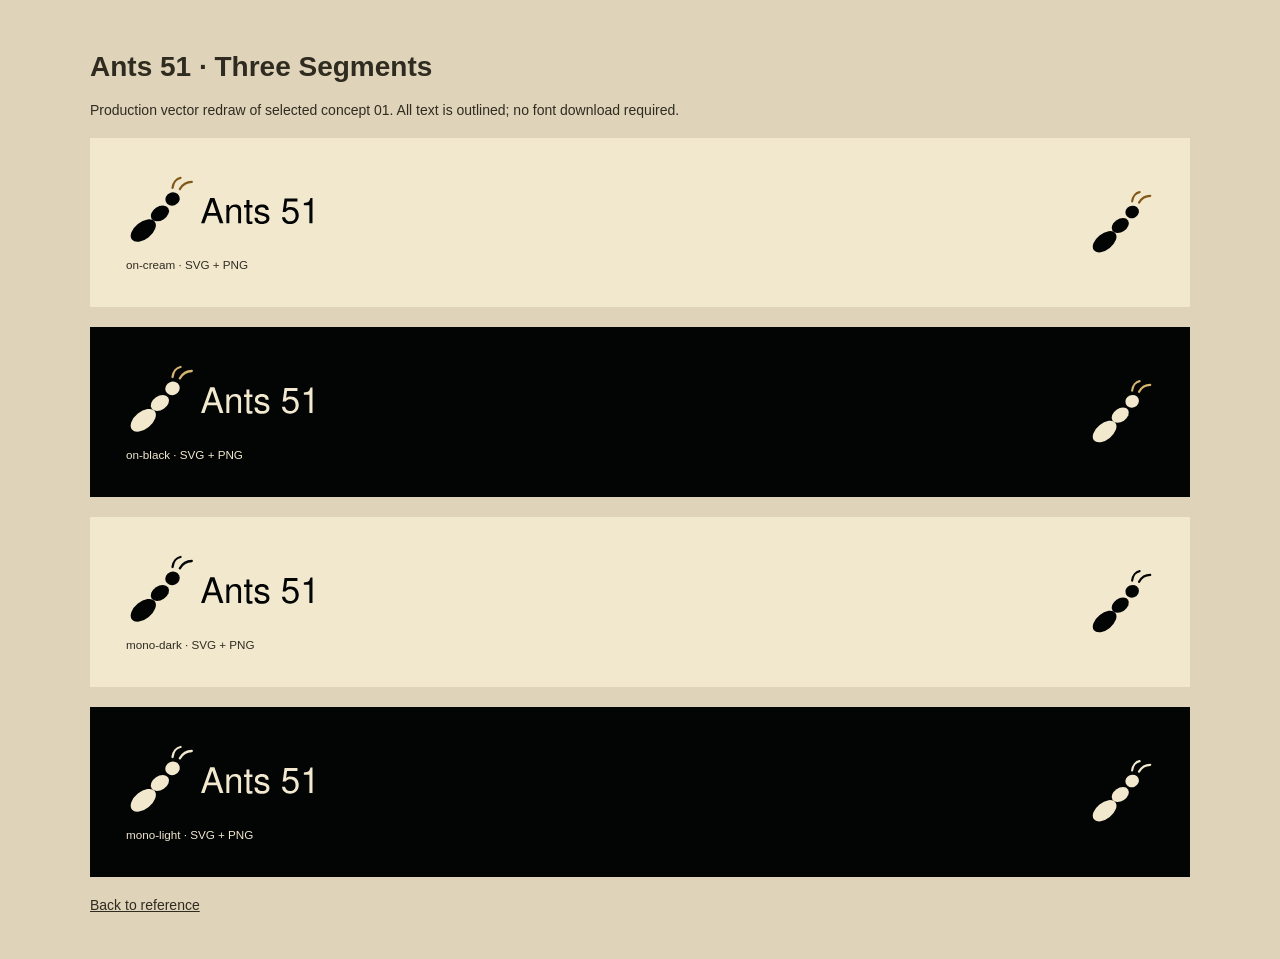
<file: myrekrig/ui/assets/logo/catalog.html>
<!doctype html><html lang="en"><meta charset="utf-8"><meta name="viewport" content="width=device-width,initial-scale=1"><title>Ants 51 logo assets</title><style>body{margin:0;font:14px Arial;background:#dfd4b9;color:#302b20}main{padding:32px;max-width:1100px;margin:auto}section{padding:36px;margin:20px 0;display:flex;gap:50px;align-items:center;justify-content:space-between}.cream{background:#f1e8ce}.black{background:#030404;color:#f1e8ce}img.logo{width:320px;max-width:65%}img.mark{width:65px}small{display:block;padding-top:12px}a{color:inherit}</style><main><h1>Ants 51 · Three Segments</h1><p>Production vector redraw of selected concept 01. All text is outlined; no font download required.</p><section class="cream"><div><img class="logo" src="ants-51-on-cream.svg" alt="Ants 51"><small>on-cream · SVG + PNG</small></div><img class="mark" src="ants-51-mark-on-cream.svg" alt="Ant mark"></section><section class="black"><div><img class="logo" src="ants-51-on-black.svg" alt="Ants 51"><small>on-black · SVG + PNG</small></div><img class="mark" src="ants-51-mark-on-black.svg" alt="Ant mark"></section><section class="cream"><div><img class="logo" src="ants-51-mono-dark.svg" alt="Ants 51"><small>mono-dark · SVG + PNG</small></div><img class="mark" src="ants-51-mark-mono-dark.svg" alt="Ant mark"></section><section class="black"><div><img class="logo" src="ants-51-mono-light.svg" alt="Ants 51"><small>mono-light · SVG + PNG</small></div><img class="mark" src="ants-51-mark-mono-light.svg" alt="Ant mark"></section><p><a href="../../index.html">Back to reference</a></p></main></html>
</file>
